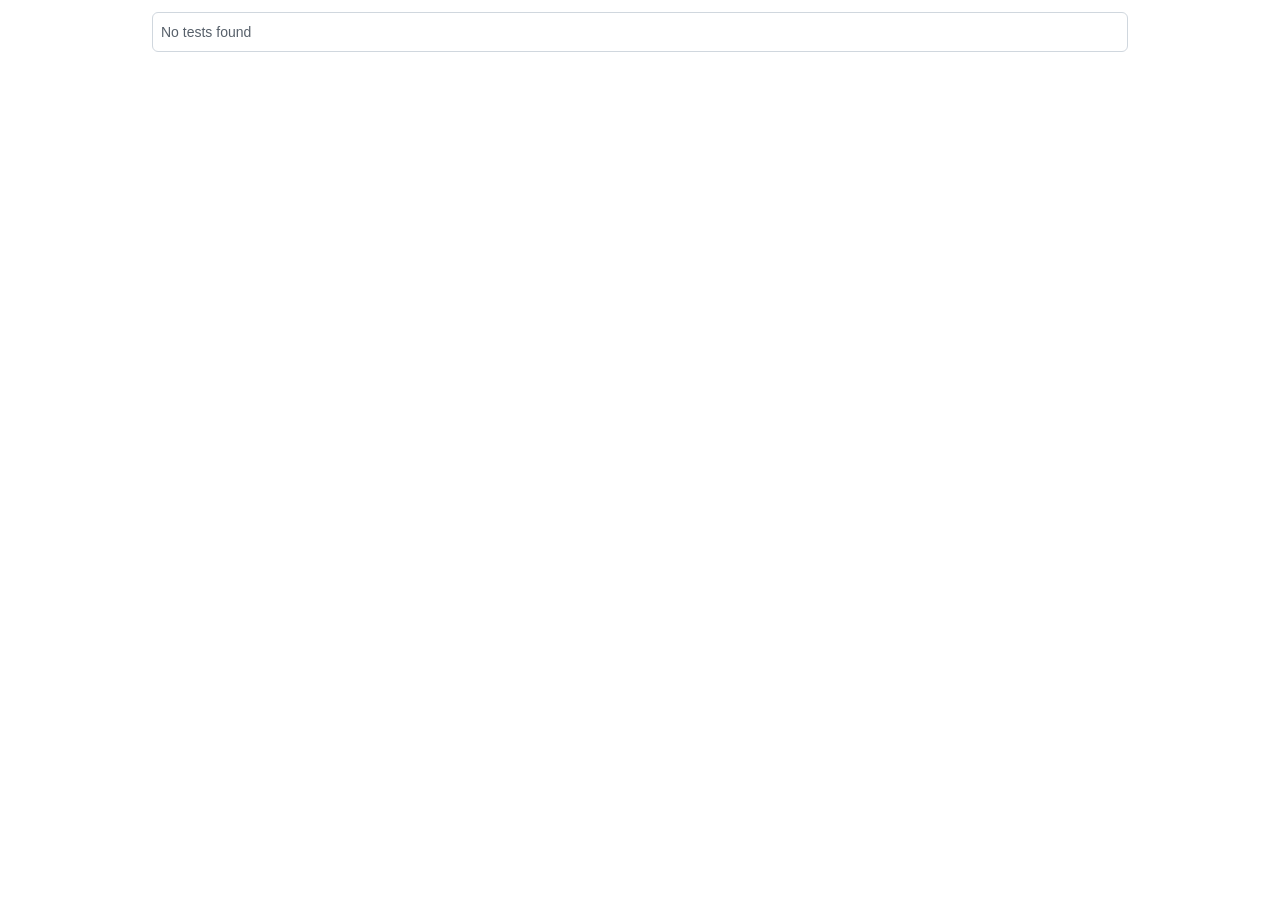
<file: node_modules/playwright-core/lib/vite/htmlReport/index.html>
<!DOCTYPE html>
<html style='scrollbar-gutter: stable both-edges;'>
  <head>
    <meta charset='UTF-8'>
    <meta name='color-scheme' content='dark light'>
    <meta name='viewport' content='width=device-width, initial-scale=1.0'>
    <title>Playwright Test Report</title>
    <script type="module" crossorigin src="./report.js"></script>
    <link rel="stylesheet" crossorigin href="./report.css">
  </head>
  <body>
    <div id='root'></div>
  </body>
</html>
</file>
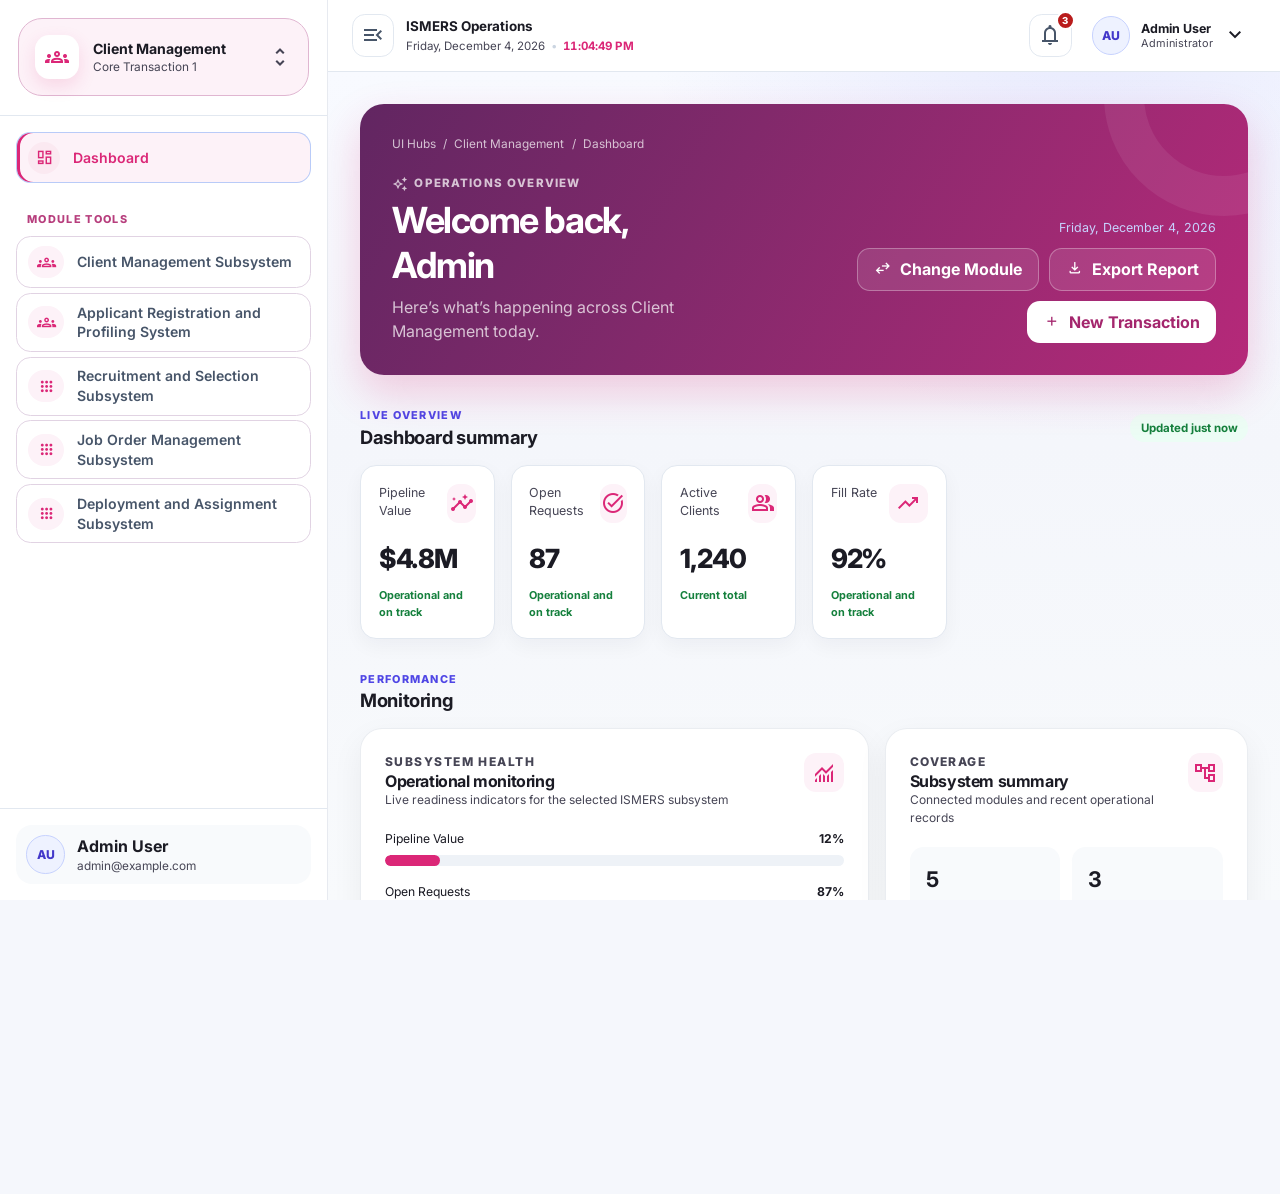
<file: dashboard_app_layout/code.html>
<!DOCTYPE html>
<html lang="en">
<head>
  <meta charset="utf-8">
  <meta name="viewport" content="width=device-width, initial-scale=1">
  <title>ISMERS Dashboard</title>
  <link rel="stylesheet" href="../app.css?v=3">
  <link rel="stylesheet" href="dashboard.css?v=1">
  <script src="../subsystems.js?v=3" defer></script>
  <script src="dashboard.js?v=11" defer></script>
</head>
<body class="dashboard-page">
  <div id="sidebar-backdrop" class="dash-backdrop" aria-hidden="true"></div>

  <aside id="app-sidebar" class="dashboard-sidebar" aria-label="Primary navigation">
    <div class="sidebar-brand">
      <button id="module-selector-trigger" class="sidebar-brand-card" type="button" aria-haspopup="dialog" aria-label="Change module">
        <span class="sidebar-brand-icon material-symbols-outlined" aria-hidden="true">calendar_month</span>
        <span class="sidebar-brand-copy">
          <strong id="sidebar-brand-title">Client Management</strong>
          <small id="sidebar-brand-category">Core Transaction 1</small>
        </span>
        <span class="material-symbols-outlined sidebar-brand-change" aria-hidden="true">unfold_more</span>
      </button>
    </div>
    <nav class="sidebar-nav" aria-label="Dashboard navigation">
      <a id="sidebar-dashboard-link" class="sidebar-main-link active" href="#dashboard-content" aria-current="page" data-tooltip="Dashboard">
        <span class="sidebar-main-link-icon material-symbols-outlined" aria-hidden="true">dashboard</span>
        <span class="sidebar-label">Dashboard</span>
      </a>
      <div id="sidebar-subsystem-nav-panel" class="sidebar-subsystem-nav-panel">
        <p class="sidebar-section-label sidebar-label">Module tools</p>
        <nav id="sidebar-subsystem-modules-nav" class="sidebar-subsystem-modules" aria-label="Module tools"></nav>
      </div>
    </nav>
    <div class="sidebar-profile-footer">
      <button class="sidebar-profile-card" type="button" data-profile-action="View Profile" data-tooltip="Admin User">
        <span class="profile-avatar">AU</span>
        <span class="sidebar-profile-copy sidebar-label"><strong>Admin User</strong><small>admin@example.com</small></span>
      </button>
    </div>
  </aside>

  <div class="dashboard-frame">
    <header class="dashboard-topbar">
      <div class="topbar-start">
        <button id="desktop-sidebar-toggle" class="icon-button" type="button" aria-controls="app-sidebar" aria-expanded="true" aria-label="Collapse sidebar">
          <span id="sidebar-toggle-icon" class="material-symbols-outlined" aria-hidden="true">menu_open</span>
        </button>
        <div class="topbar-context">
          <strong>ISMERS Operations</strong>
          <span class="topbar-datetime"><span id="current-date"></span><span aria-hidden="true">•</span><time id="current-time" datetime="">--:--:-- --</time></span>
        </div>
      </div>
      <div class="topbar-actions">
        <div class="dropdown-wrap">
          <button id="notification-toggle" class="icon-button notification-button" type="button" aria-expanded="false" aria-controls="notification-menu" aria-label="Notifications, 3 unread">
            <span class="material-symbols-outlined" aria-hidden="true">notifications</span><span class="notification-dot">3</span>
          </button>
          <div id="notification-menu" class="dash-dropdown notification-menu" role="menu" hidden>
            <div class="dropdown-heading"><strong>Notifications</strong><button type="button" id="mark-read">Mark all read</button></div>
            <button type="button" role="menuitem" class="notification-item"><span class="notice-icon warning material-symbols-outlined">warning</span><span><strong>Schedule conflict detected</strong><small>BSIT 3A · 8 minutes ago</small></span></button>
            <button type="button" role="menuitem" class="notification-item"><span class="notice-icon material-symbols-outlined">meeting_room</span><span><strong>Room 202 is available</strong><small>Today at 1:00 PM</small></span></button>
            <button type="button" role="menuitem" class="notification-item"><span class="notice-icon success material-symbols-outlined">task_alt</span><span><strong>Schedule approved</strong><small>BSCS 2B · Yesterday</small></span></button>
          </div>
        </div>
        <div class="dropdown-wrap">
          <button id="profile-dropdown-toggle" class="profile-toggle" type="button" aria-expanded="false" aria-controls="profile-dropdown-menu">
            <span class="profile-avatar">AU</span><span class="profile-meta"><strong>Admin User</strong><small>Administrator</small></span><span class="material-symbols-outlined">expand_more</span>
          </button>
          <div id="profile-dropdown-menu" class="dash-dropdown profile-menu" role="menu" hidden>
            <button type="button" role="menuitem" data-profile-action="View Profile"><span class="material-symbols-outlined">person</span>View Profile</button>
            <button type="button" role="menuitem" data-profile-action="Account Settings"><span class="material-symbols-outlined">settings</span>Account Settings</button>
            <button type="button" role="menuitem" id="sign-out-action" class="danger-menu-item"><span class="material-symbols-outlined">logout</span>Sign Out</button>
          </div>
        </div>
      </div>
    </header>

    <main id="dashboard-content" class="dashboard-main" tabindex="-1">
      <div class="dashboard-container">
        <section class="dashboard-welcome" aria-labelledby="dashboard-heading">
          <div class="welcome-copy">
            <nav class="dashboard-breadcrumb" aria-label="Breadcrumb"><a href="../index.html">UI Hubs</a><span>/</span><span id="breadcrumb-category">Client Management</span><span>/</span><span aria-current="page">Dashboard</span></nav>
            <p class="welcome-kicker"><span class="material-symbols-outlined">auto_awesome</span>Operations overview</p>
            <h1 id="dashboard-heading">Welcome back, Admin</h1>
            <p id="dashboard-copy">Here’s what’s happening in Client Management today.</p>
          </div>
          <div class="welcome-actions">
            <span id="welcome-date" class="welcome-date"></span>
            <button id="change-module" class="button button-ghost" type="button"><span class="material-symbols-outlined">swap_horiz</span>Change Module</button>
            <button id="export-report" class="button button-ghost" type="button"><span class="material-symbols-outlined">download</span>Export Report</button>
            <button id="new-transaction" class="button button-light" type="button"><span class="material-symbols-outlined">add</span>New Transaction</button>
          </div>
        </section>

        <section aria-labelledby="summary-title">
          <div class="section-heading"><div><p class="section-eyebrow">Live overview</p><h2 id="summary-title">Dashboard summary</h2></div><span id="data-status" class="data-status" role="status">Updated just now</span></div>
          <div id="dashboard-stats-grid" class="stats-grid" aria-live="polite"></div>
        </section>

        <section aria-labelledby="monitoring-title">
          <div class="section-heading"><div><p class="section-eyebrow">Performance</p><h2 id="monitoring-title">Monitoring</h2></div></div>
          <div id="dashboard-charts" class="monitoring-grid">
            <article id="dashboard-chart-overview" class="dashboard-card"></article>
            <article id="dashboard-chart-breakdown" class="dashboard-card"></article>
          </div>
        </section>

        <div class="dashboard-lower-grid">
          <section class="dashboard-activity-card" aria-labelledby="activity-title">
            <div class="card-heading"><div><p class="section-eyebrow">Audit trail</p><h2 id="activity-title">Recent Activity</h2></div><button id="activity-view-all" class="text-button" type="button">View All <span class="material-symbols-outlined">arrow_forward</span></button></div>
            <div id="activity-state" class="component-state" role="status" hidden></div>
            <div id="activity-table-wrap" class="activity-table-wrap">
              <table class="activity-table">
                <thead><tr><th scope="col">Activity</th><th scope="col">Status</th><th scope="col">Timestamp</th><th scope="col"><span class="sr-only">Actions</span></th></tr></thead>
                <tbody id="dashboard-activity-tbody"></tbody>
              </table>
            </div>
            <div class="activity-footer"><p id="activity-count"></p><div class="pagination"><button id="activity-prev" type="button">Previous</button><span id="activity-page" aria-live="polite"></span><button id="activity-next" type="button">Next</button></div></div>
          </section>

          <section id="dashboard-quick-actions" class="dashboard-quick-card" aria-labelledby="quick-title">
            <div class="card-heading"><div><p class="section-eyebrow">Shortcuts</p><h2 id="quick-title">Quick Actions</h2></div></div>
            <div id="dashboard-quick-actions-list" class="quick-action-grid"></div>
          </section>
        </div>

        <footer class="dashboard-footer"><p><strong>ISMERS Dashboard</strong> © <span id="footer-year"></span> Enterprise Operations.</p><nav aria-label="Footer"><button type="button" data-demo="Privacy Policy">Privacy</button><button type="button" data-demo="Help Center">Help Center</button><button type="button" data-demo="Support">Support</button></nav></footer>
      </div>
    </main>
  </div>

  <div id="module-modal" class="dash-modal" role="dialog" aria-modal="true" aria-labelledby="module-modal-title" hidden>
    <div class="modal-panel modal-wide"><div class="modal-header"><div><p class="section-eyebrow">Workspace</p><h2 id="module-modal-title">Choose a module</h2><p>Select an area to update this dashboard.</p></div><button class="icon-button" type="button" data-close-modal aria-label="Close module selector"><span class="material-symbols-outlined">close</span></button></div><div id="module-grid" class="module-grid"></div></div>
  </div>
  <div id="action-modal" class="dash-modal" role="dialog" aria-modal="true" aria-labelledby="action-modal-title" hidden>
    <div class="modal-panel"><div class="modal-header"><div><p class="section-eyebrow">Demo action</p><h2 id="action-modal-title">Action</h2></div><button class="icon-button" type="button" data-close-modal aria-label="Close dialog"><span class="material-symbols-outlined">close</span></button></div><div id="action-modal-body" class="modal-body"></div><div class="modal-actions"><button class="button button-secondary" type="button" data-close-modal>Cancel</button><button id="action-confirm" class="button button-primary" type="button">Continue</button></div></div>
  </div>
  <div id="dash-toast-container" class="toast-container" aria-live="polite" aria-atomic="true"></div>
</body>
</html>
</file>
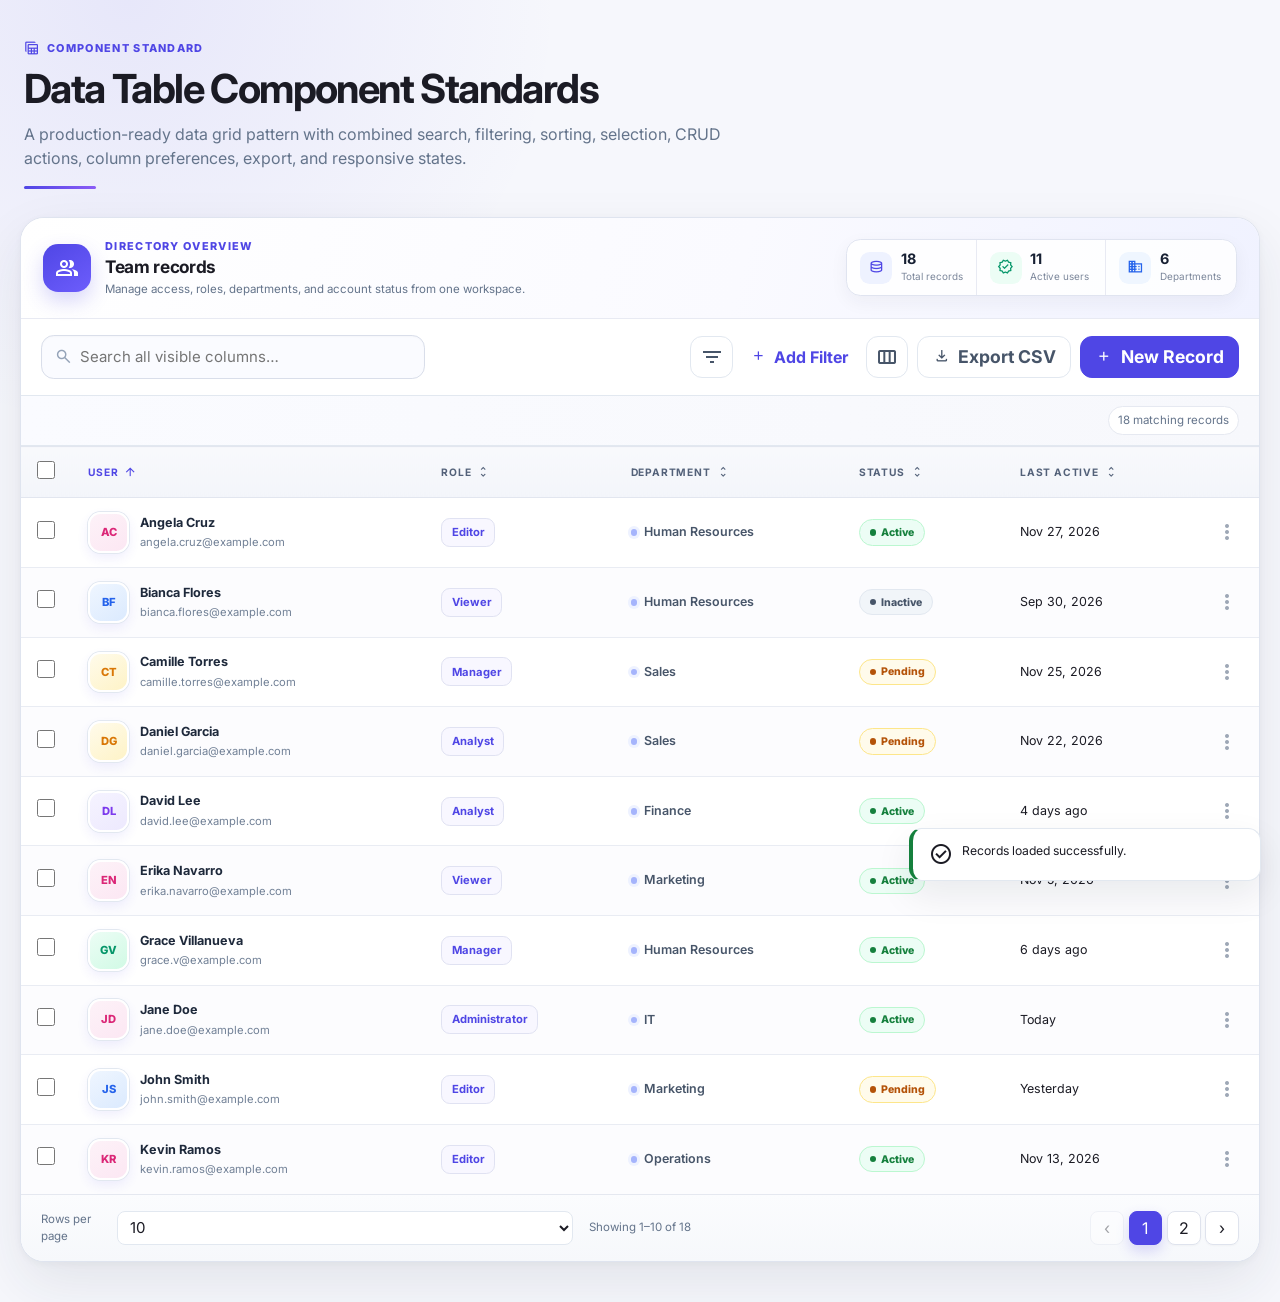
<file: data_table_component_standards/code.html>
<!DOCTYPE html>
<html lang="en">
<head>
  <meta charset="utf-8">
  <meta name="viewport" content="width=device-width, initial-scale=1">
  <title>Data Table Component Standards</title>
  <link rel="stylesheet" href="../app.css">
  <link rel="stylesheet" href="data-table.css?v=1">
  <script src="data-table.js?v=1" defer></script>
</head>
<body class="data-table-page">
  <main class="table-page-shell">
    <header class="table-hero">
      <p class="table-eyebrow"><span class="material-symbols-outlined">table_view</span>Component standard</p>
      <h1>Data Table Component Standards</h1>
      <p>A production-ready data grid pattern with combined search, filtering, sorting, selection, CRUD actions, column preferences, export, and responsive states.</p>
    </header>

    <section class="table-card" aria-labelledby="records-heading">
      <div class="table-card-header">
        <div class="table-card-title">
          <span class="table-card-icon material-symbols-outlined" aria-hidden="true">group</span>
          <div><p class="table-eyebrow">Directory overview</p><h2>Team records</h2><p>Manage access, roles, departments, and account status from one workspace.</p></div>
        </div>
        <div class="table-overview" aria-label="Record overview">
          <div><span class="overview-icon material-symbols-outlined">database</span><span><strong id="overview-total">0</strong><small>Total records</small></span></div>
          <div><span class="overview-icon success material-symbols-outlined">verified</span><span><strong id="overview-active">0</strong><small>Active users</small></span></div>
          <div><span class="overview-icon info material-symbols-outlined">domain</span><span><strong id="overview-departments">0</strong><small>Departments</small></span></div>
        </div>
      </div>
      <div class="table-toolbar">
        <div class="search-wrap">
          <span class="material-symbols-outlined" aria-hidden="true">search</span>
          <label class="sr-only" for="table-search">Search records</label>
          <input id="table-search" type="search" placeholder="Search all visible columns…" autocomplete="off">
          <button id="clear-search" class="search-clear" type="button" aria-label="Clear search" hidden><span class="material-symbols-outlined">close</span></button>
        </div>
        <div class="toolbar-actions">
          <div class="popover-wrap">
            <button id="filter-toggle" class="icon-button" type="button" aria-label="Open filters" aria-expanded="false" aria-controls="filter-panel"><span class="material-symbols-outlined">filter_list</span></button>
            <div id="filter-panel" class="table-popover filter-panel" hidden>
              <div class="popover-heading"><strong>Filter records</strong><button id="clear-filters" type="button">Clear all</button></div>
              <label>Status<select id="filter-status"><option value="">All statuses</option><option>Active</option><option>Pending</option><option>Inactive</option></select></label>
              <label>Role<select id="filter-role"><option value="">All roles</option></select></label>
              <label>Department<select id="filter-department"><option value="">All departments</option></select></label>
              <label>Last active<select id="filter-date"><option value="">Any time</option><option value="today">Today</option><option value="week">Past 7 days</option><option value="month">Past 30 days</option><option value="older">Older than 30 days</option></select></label>
              <label class="switch-row"><input id="filter-enabled" type="checkbox"><span>Active records only</span></label>
            </div>
          </div>
          <button id="add-filter" class="text-button" type="button"><span class="material-symbols-outlined">add</span>Add Filter</button>
          <div class="popover-wrap">
            <button id="column-toggle" class="icon-button" type="button" aria-label="Choose visible columns" aria-expanded="false" aria-controls="column-panel"><span class="material-symbols-outlined">view_column</span></button>
            <div id="column-panel" class="table-popover column-panel" hidden><div class="popover-heading"><strong>Visible columns</strong></div><div id="column-options"></div><p>At least one data column must remain visible.</p></div>
          </div>
          <button id="export-csv" class="button button-secondary" type="button"><span class="material-symbols-outlined">download</span><span>Export CSV</span></button>
          <button id="new-record" class="button button-primary" type="button"><span class="material-symbols-outlined">add</span><span>New Record</span></button>
        </div>
      </div>

      <div class="filter-summary">
        <div id="filter-chips" class="filter-chips" aria-label="Active filters"></div>
        <p id="match-count" role="status" aria-live="polite"></p>
      </div>

      <div id="bulk-toolbar" class="bulk-toolbar" hidden>
        <strong id="selection-count">0 selected</strong>
        <div><button type="button" data-bulk="activate">Activate</button><button type="button" data-bulk="deactivate">Deactivate</button><button type="button" data-bulk="export">Export Selected</button><button type="button" data-bulk="delete" class="danger">Delete Selected</button></div>
      </div>

      <div id="table-state" class="table-state" role="status" aria-live="polite" hidden></div>
      <div id="table-scroll" class="table-scroll">
        <table id="records-table">
          <caption id="records-heading" class="sr-only">User records</caption>
          <thead><tr>
            <th class="select-column" scope="col"><input id="select-all" type="checkbox" aria-label="Select all records on this page"></th>
            <th scope="col" data-column="name"><button class="sort-button" type="button" data-sort="name">User <span class="material-symbols-outlined">unfold_more</span></button></th>
            <th scope="col" data-column="role"><button class="sort-button" type="button" data-sort="role">Role <span class="material-symbols-outlined">unfold_more</span></button></th>
            <th scope="col" data-column="department"><button class="sort-button" type="button" data-sort="department">Department <span class="material-symbols-outlined">unfold_more</span></button></th>
            <th scope="col" data-column="status"><button class="sort-button" type="button" data-sort="status">Status <span class="material-symbols-outlined">unfold_more</span></button></th>
            <th scope="col" data-column="lastActive"><button class="sort-button" type="button" data-sort="lastActive">Last Active <span class="material-symbols-outlined">unfold_more</span></button></th>
            <th class="actions-column" scope="col"><span class="sr-only">Actions</span></th>
          </tr></thead>
          <tbody id="records-body"></tbody>
        </table>
      </div>

      <div class="table-footer">
        <div class="rows-control"><label for="rows-per-page">Rows per page</label><select id="rows-per-page"><option>5</option><option selected>10</option><option>25</option><option>50</option></select></div>
        <p id="pagination-summary"></p>
        <nav id="pagination" class="table-pagination" aria-label="Table pagination"></nav>
      </div>
    </section>
  </main>

  <div id="record-modal" class="table-modal" role="dialog" aria-modal="true" aria-labelledby="record-modal-title" hidden>
    <div class="modal-panel"><div class="modal-header"><div><p class="table-eyebrow">Record editor</p><h2 id="record-modal-title">New Record</h2></div><button class="icon-button" type="button" data-close-modal aria-label="Close record form"><span class="material-symbols-outlined">close</span></button></div>
      <form id="record-form" novalidate>
        <input id="record-id" type="hidden">
        <div class="form-grid">
          <label class="full-field">Name<input id="record-name" name="name" type="text" maxlength="80" autocomplete="name" required><small class="field-error" data-error="name"></small></label>
          <label class="full-field">Email<input id="record-email" name="email" type="email" maxlength="120" autocomplete="email" required><small class="field-error" data-error="email"></small></label>
          <label>Role<select id="record-role" name="role" required><option value="">Select role</option><option>Administrator</option><option>Editor</option><option>Manager</option><option>Viewer</option><option>Analyst</option></select><small class="field-error" data-error="role"></small></label>
          <label>Department<select id="record-department" name="department" required><option value="">Select department</option><option>IT</option><option>Marketing</option><option>Sales</option><option>Finance</option><option>Operations</option><option>Human Resources</option></select><small class="field-error" data-error="department"></small></label>
          <label>Status<select id="record-status" name="status" required><option>Active</option><option>Pending</option><option>Inactive</option></select><small class="field-error" data-error="status"></small></label>
          <label>Last Active<input id="record-last-active" name="lastActive" type="date" required><small class="field-error" data-error="lastActive"></small></label>
        </div>
        <div class="modal-actions"><button class="button button-secondary" type="button" data-close-modal>Cancel</button><button class="button button-primary" type="submit">Save Record</button></div>
      </form>
    </div>
  </div>
  <div id="detail-modal" class="table-modal" role="dialog" aria-modal="true" aria-labelledby="detail-title" hidden><div class="modal-panel"><div class="modal-header"><h2 id="detail-title">Record Details</h2><button class="icon-button" type="button" data-close-modal aria-label="Close details"><span class="material-symbols-outlined">close</span></button></div><div id="detail-content" class="detail-grid"></div><div class="modal-actions"><button class="button button-primary" type="button" data-close-modal>Done</button></div></div></div>
  <div id="confirm-modal" class="table-modal" role="alertdialog" aria-modal="true" aria-labelledby="confirm-title" hidden><div class="modal-panel modal-small"><div class="confirm-icon material-symbols-outlined">delete_forever</div><h2 id="confirm-title">Confirm deletion</h2><p id="confirm-message"></p><div class="modal-actions"><button class="button button-secondary" type="button" data-close-modal>Cancel</button><button id="confirm-action" class="button button-danger" type="button">Delete</button></div></div></div>
  <div id="table-toast-container" class="toast-container" aria-live="polite" aria-atomic="true"></div>
</body>
</html>
</file>
<file: node_modules/playwright-core/lib/vite/htmlReport/report.css>
:root{--color-canvas-default-transparent: rgba(255,255,255,0);--color-marketing-icon-primary: #218bff;--color-marketing-icon-secondary: #54aeff;--color-diff-blob-addition-num-text: #24292f;--color-diff-blob-addition-fg: #24292f;--color-diff-blob-addition-num-bg: #CCFFD8;--color-diff-blob-addition-line-bg: #E6FFEC;--color-diff-blob-addition-word-bg: #ABF2BC;--color-diff-blob-deletion-num-text: #24292f;--color-diff-blob-deletion-fg: #24292f;--color-diff-blob-deletion-num-bg: #FFD7D5;--color-diff-blob-deletion-line-bg: #FFEBE9;--color-diff-blob-deletion-word-bg: rgba(255,129,130,.4);--color-diff-blob-hunk-num-bg: rgba(84,174,255,.4);--color-diff-blob-expander-icon: #57606a;--color-diff-blob-selected-line-highlight-mix-blend-mode: multiply;--color-diffstat-deletion-border: rgba(27,31,36,.15);--color-diffstat-addition-border: rgba(27,31,36,.15);--color-diffstat-addition-bg: #2da44e;--color-search-keyword-hl: #fff8c5;--color-prettylights-syntax-comment: #6e7781;--color-prettylights-syntax-constant: #0550ae;--color-prettylights-syntax-entity: #8250df;--color-prettylights-syntax-storage-modifier-import: #24292f;--color-prettylights-syntax-entity-tag: #116329;--color-prettylights-syntax-keyword: #cf222e;--color-prettylights-syntax-string: #0a3069;--color-prettylights-syntax-variable: #953800;--color-prettylights-syntax-brackethighlighter-unmatched: #82071e;--color-prettylights-syntax-invalid-illegal-text: #f6f8fa;--color-prettylights-syntax-invalid-illegal-bg: #82071e;--color-prettylights-syntax-carriage-return-text: #f6f8fa;--color-prettylights-syntax-carriage-return-bg: #cf222e;--color-prettylights-syntax-string-regexp: #116329;--color-prettylights-syntax-markup-list: #3b2300;--color-prettylights-syntax-markup-heading: #0550ae;--color-prettylights-syntax-markup-italic: #24292f;--color-prettylights-syntax-markup-bold: #24292f;--color-prettylights-syntax-markup-deleted-text: #82071e;--color-prettylights-syntax-markup-deleted-bg: #FFEBE9;--color-prettylights-syntax-markup-inserted-text: #116329;--color-prettylights-syntax-markup-inserted-bg: #dafbe1;--color-prettylights-syntax-markup-changed-text: #953800;--color-prettylights-syntax-markup-changed-bg: #ffd8b5;--color-prettylights-syntax-markup-ignored-text: #eaeef2;--color-prettylights-syntax-markup-ignored-bg: #0550ae;--color-prettylights-syntax-meta-diff-range: #8250df;--color-prettylights-syntax-brackethighlighter-angle: #57606a;--color-prettylights-syntax-sublimelinter-gutter-mark: #8c959f;--color-prettylights-syntax-constant-other-reference-link: #0a3069;--color-codemirror-text: #24292f;--color-codemirror-bg: #ffffff;--color-codemirror-gutters-bg: #ffffff;--color-codemirror-guttermarker-text: #ffffff;--color-codemirror-guttermarker-subtle-text: #6e7781;--color-codemirror-linenumber-text: #57606a;--color-codemirror-cursor: #24292f;--color-codemirror-selection-bg: rgba(84,174,255,.4);--color-codemirror-activeline-bg: rgba(234,238,242,.5);--color-codemirror-matchingbracket-text: #24292f;--color-codemirror-lines-bg: #ffffff;--color-codemirror-syntax-comment: #24292f;--color-codemirror-syntax-constant: #0550ae;--color-codemirror-syntax-entity: #8250df;--color-codemirror-syntax-keyword: #cf222e;--color-codemirror-syntax-storage: #cf222e;--color-codemirror-syntax-string: #0a3069;--color-codemirror-syntax-support: #0550ae;--color-codemirror-syntax-variable: #953800;--color-checks-bg: #24292f;--color-checks-run-border-width: 0px;--color-checks-container-border-width: 0px;--color-checks-text-primary: #f6f8fa;--color-checks-text-secondary: #8c959f;--color-checks-text-link: #54aeff;--color-checks-btn-icon: #afb8c1;--color-checks-btn-hover-icon: #f6f8fa;--color-checks-btn-hover-bg: rgba(255,255,255,.125);--color-checks-input-text: #eaeef2;--color-checks-input-placeholder-text: #8c959f;--color-checks-input-focus-text: #8c959f;--color-checks-input-bg: #32383f;--color-checks-input-shadow: none;--color-checks-donut-error: #fa4549;--color-checks-donut-pending: #bf8700;--color-checks-donut-success: #2da44e;--color-checks-donut-neutral: #afb8c1;--color-checks-dropdown-text: #afb8c1;--color-checks-dropdown-bg: #32383f;--color-checks-dropdown-border: #424a53;--color-checks-dropdown-shadow: rgba(27,31,36,.3);--color-checks-dropdown-hover-text: #f6f8fa;--color-checks-dropdown-hover-bg: #424a53;--color-checks-dropdown-btn-hover-text: #f6f8fa;--color-checks-dropdown-btn-hover-bg: #32383f;--color-checks-scrollbar-thumb-bg: #57606a;--color-checks-header-label-text: #d0d7de;--color-checks-header-label-open-text: #f6f8fa;--color-checks-header-border: #32383f;--color-checks-header-icon: #8c959f;--color-checks-line-text: #d0d7de;--color-checks-line-num-text: rgba(140,149,159,.75);--color-checks-line-timestamp-text: #8c959f;--color-checks-line-hover-bg: #32383f;--color-checks-line-selected-bg: rgba(33,139,255,.15);--color-checks-line-selected-num-text: #54aeff;--color-checks-line-dt-fm-text: #24292f;--color-checks-line-dt-fm-bg: #9a6700;--color-checks-gate-bg: rgba(125,78,0,.15);--color-checks-gate-text: #d0d7de;--color-checks-gate-waiting-text: #afb8c1;--color-checks-step-header-open-bg: #32383f;--color-checks-step-error-text: #ff8182;--color-checks-step-warning-text: #d4a72c;--color-checks-logline-text: #8c959f;--color-checks-logline-num-text: rgba(140,149,159,.75);--color-checks-logline-debug-text: #c297ff;--color-checks-logline-error-text: #d0d7de;--color-checks-logline-error-num-text: #ff8182;--color-checks-logline-error-bg: rgba(164,14,38,.15);--color-checks-logline-warning-text: #d0d7de;--color-checks-logline-warning-num-text: #d4a72c;--color-checks-logline-warning-bg: rgba(125,78,0,.15);--color-checks-logline-command-text: #54aeff;--color-checks-logline-section-text: #4ac26b;--color-checks-ansi-black: #24292f;--color-checks-ansi-black-bright: #32383f;--color-checks-ansi-white: #d0d7de;--color-checks-ansi-white-bright: #d0d7de;--color-checks-ansi-gray: #8c959f;--color-checks-ansi-red: #ff8182;--color-checks-ansi-red-bright: #ffaba8;--color-checks-ansi-green: #4ac26b;--color-checks-ansi-green-bright: #6fdd8b;--color-checks-ansi-yellow: #d4a72c;--color-checks-ansi-yellow-bright: #eac54f;--color-checks-ansi-blue: #54aeff;--color-checks-ansi-blue-bright: #80ccff;--color-checks-ansi-magenta: #c297ff;--color-checks-ansi-magenta-bright: #d8b9ff;--color-checks-ansi-cyan: #76e3ea;--color-checks-ansi-cyan-bright: #b3f0ff;--color-project-header-bg: #24292f;--color-project-sidebar-bg: #ffffff;--color-project-gradient-in: #ffffff;--color-project-gradient-out: rgba(255,255,255,0);--color-mktg-success: rgba(36,146,67,1);--color-mktg-info: rgba(19,119,234,1);--color-mktg-bg-shade-gradient-top: rgba(27,31,36,.065);--color-mktg-bg-shade-gradient-bottom: rgba(27,31,36,0);--color-mktg-btn-bg-top: hsla(228,82%,66%,1);--color-mktg-btn-bg-bottom: #4969ed;--color-mktg-btn-bg-overlay-top: hsla(228,74%,59%,1);--color-mktg-btn-bg-overlay-bottom: #3355e0;--color-mktg-btn-text: #ffffff;--color-mktg-btn-primary-bg-top: hsla(137,56%,46%,1);--color-mktg-btn-primary-bg-bottom: #2ea44f;--color-mktg-btn-primary-bg-overlay-top: hsla(134,60%,38%,1);--color-mktg-btn-primary-bg-overlay-bottom: #22863a;--color-mktg-btn-primary-text: #ffffff;--color-mktg-btn-enterprise-bg-top: hsla(249,100%,72%,1);--color-mktg-btn-enterprise-bg-bottom: #6f57ff;--color-mktg-btn-enterprise-bg-overlay-top: hsla(248,65%,63%,1);--color-mktg-btn-enterprise-bg-overlay-bottom: #614eda;--color-mktg-btn-enterprise-text: #ffffff;--color-mktg-btn-outline-text: #4969ed;--color-mktg-btn-outline-border: rgba(73,105,237,.3);--color-mktg-btn-outline-hover-text: #3355e0;--color-mktg-btn-outline-hover-border: rgba(51,85,224,.5);--color-mktg-btn-outline-focus-border: #4969ed;--color-mktg-btn-outline-focus-border-inset: rgba(73,105,237,.5);--color-mktg-btn-dark-text: #ffffff;--color-mktg-btn-dark-border: rgba(255,255,255,.3);--color-mktg-btn-dark-hover-text: #ffffff;--color-mktg-btn-dark-hover-border: rgba(255,255,255,.5);--color-mktg-btn-dark-focus-border: #ffffff;--color-mktg-btn-dark-focus-border-inset: rgba(255,255,255,.5);--color-avatar-bg: #ffffff;--color-avatar-border: rgba(27,31,36,.15);--color-avatar-stack-fade: #afb8c1;--color-avatar-stack-fade-more: #d0d7de;--color-avatar-child-shadow: -2px -2px 0 rgba(255,255,255,.8);--color-topic-tag-border: rgba(0,0,0,0);--color-select-menu-backdrop-border: rgba(0,0,0,0);--color-select-menu-tap-highlight: rgba(175,184,193,.5);--color-select-menu-tap-focus-bg: #b6e3ff;--color-overlay-shadow: 0 1px 3px rgba(27,31,36,.12), 0 8px 24px rgba(66,74,83,.12);--color-header-text: rgba(255,255,255,.7);--color-header-bg: #24292f;--color-header-logo: #ffffff;--color-header-search-bg: #24292f;--color-header-search-border: #57606a;--color-sidenav-selected-bg: #ffffff;--color-menu-bg-active: rgba(0,0,0,0);--color-control-transparent-bg-hover: #818b981a;--color-input-disabled-bg: rgba(175,184,193,.2);--color-timeline-badge-bg: #eaeef2;--color-ansi-black: #24292f;--color-ansi-black-bright: #57606a;--color-ansi-white: #6e7781;--color-ansi-white-bright: #8c959f;--color-ansi-gray: #6e7781;--color-ansi-red: #cf222e;--color-ansi-red-bright: #a40e26;--color-ansi-green: #116329;--color-ansi-green-bright: #1a7f37;--color-ansi-yellow: #4d2d00;--color-ansi-yellow-bright: #633c01;--color-ansi-blue: #0969da;--color-ansi-blue-bright: #218bff;--color-ansi-magenta: #8250df;--color-ansi-magenta-bright: #a475f9;--color-ansi-cyan: #1b7c83;--color-ansi-cyan-bright: #3192aa;--color-btn-text: #24292f;--color-btn-bg: #f6f8fa;--color-btn-border: rgba(27,31,36,.15);--color-btn-shadow: 0 1px 0 rgba(27,31,36,.04);--color-btn-inset-shadow: inset 0 1px 0 rgba(255,255,255,.25);--color-btn-hover-bg: #f3f4f6;--color-btn-hover-border: rgba(27,31,36,.15);--color-btn-active-bg: hsla(220,14%,93%,1);--color-btn-active-border: rgba(27,31,36,.15);--color-btn-selected-bg: hsla(220,14%,94%,1);--color-btn-focus-bg: #f6f8fa;--color-btn-focus-border: rgba(27,31,36,.15);--color-btn-focus-shadow: 0 0 0 3px rgba(9,105,218,.3);--color-btn-shadow-active: inset 0 .15em .3em rgba(27,31,36,.15);--color-btn-shadow-input-focus: 0 0 0 .2em rgba(9,105,218,.3);--color-btn-counter-bg: rgba(27,31,36,.08);--color-btn-primary-text: #ffffff;--color-btn-primary-bg: #2da44e;--color-btn-primary-border: rgba(27,31,36,.15);--color-btn-primary-shadow: 0 1px 0 rgba(27,31,36,.1);--color-btn-primary-inset-shadow: inset 0 1px 0 rgba(255,255,255,.03);--color-btn-primary-hover-bg: #2c974b;--color-btn-primary-hover-border: rgba(27,31,36,.15);--color-btn-primary-selected-bg: hsla(137,55%,36%,1);--color-btn-primary-selected-shadow: inset 0 1px 0 rgba(0,45,17,.2);--color-btn-primary-disabled-text: rgba(255,255,255,.8);--color-btn-primary-disabled-bg: #94d3a2;--color-btn-primary-disabled-border: rgba(27,31,36,.15);--color-btn-primary-focus-bg: #2da44e;--color-btn-primary-focus-border: rgba(27,31,36,.15);--color-btn-primary-focus-shadow: 0 0 0 3px rgba(45,164,78,.4);--color-btn-primary-icon: rgba(255,255,255,.8);--color-btn-primary-counter-bg: rgba(255,255,255,.2);--color-btn-outline-text: #0969da;--color-btn-outline-hover-text: #ffffff;--color-btn-outline-hover-bg: #0969da;--color-btn-outline-hover-border: rgba(27,31,36,.15);--color-btn-outline-hover-shadow: 0 1px 0 rgba(27,31,36,.1);--color-btn-outline-hover-inset-shadow: inset 0 1px 0 rgba(255,255,255,.03);--color-btn-outline-hover-counter-bg: rgba(255,255,255,.2);--color-btn-outline-selected-text: #ffffff;--color-btn-outline-selected-bg: hsla(212,92%,42%,1);--color-btn-outline-selected-border: rgba(27,31,36,.15);--color-btn-outline-selected-shadow: inset 0 1px 0 rgba(0,33,85,.2);--color-btn-outline-disabled-text: rgba(9,105,218,.5);--color-btn-outline-disabled-bg: #f6f8fa;--color-btn-outline-disabled-counter-bg: rgba(9,105,218,.05);--color-btn-outline-focus-border: rgba(27,31,36,.15);--color-btn-outline-focus-shadow: 0 0 0 3px rgba(5,80,174,.4);--color-btn-outline-counter-bg: rgba(9,105,218,.1);--color-btn-danger-text: #cf222e;--color-btn-danger-hover-text: #ffffff;--color-btn-danger-hover-bg: #a40e26;--color-btn-danger-hover-border: rgba(27,31,36,.15);--color-btn-danger-hover-shadow: 0 1px 0 rgba(27,31,36,.1);--color-btn-danger-hover-inset-shadow: inset 0 1px 0 rgba(255,255,255,.03);--color-btn-danger-hover-counter-bg: rgba(255,255,255,.2);--color-btn-danger-selected-text: #ffffff;--color-btn-danger-selected-bg: hsla(356,72%,44%,1);--color-btn-danger-selected-border: rgba(27,31,36,.15);--color-btn-danger-selected-shadow: inset 0 1px 0 rgba(76,0,20,.2);--color-btn-danger-disabled-text: rgba(207,34,46,.5);--color-btn-danger-disabled-bg: #f6f8fa;--color-btn-danger-disabled-counter-bg: rgba(207,34,46,.05);--color-btn-danger-focus-border: rgba(27,31,36,.15);--color-btn-danger-focus-shadow: 0 0 0 3px rgba(164,14,38,.4);--color-btn-danger-counter-bg: rgba(207,34,46,.1);--color-btn-danger-icon: #cf222e;--color-btn-danger-hover-icon: #ffffff;--color-underlinenav-icon: #6e7781;--color-underlinenav-border-hover: rgba(175,184,193,.2);--color-fg-default: #24292f;--color-fg-muted: #57606a;--color-fg-subtle: #6e7781;--color-fg-on-emphasis: #ffffff;--color-canvas-default: #ffffff;--color-canvas-overlay: #ffffff;--color-canvas-inset: #f6f8fa;--color-canvas-subtle: #f6f8fa;--color-border-default: #d0d7de;--color-border-muted: hsla(210,18%,87%,1);--color-border-subtle: rgba(27,31,36,.15);--color-shadow-small: 0 1px 0 rgba(27,31,36,.04);--color-shadow-medium: 0 3px 6px rgba(140,149,159,.15);--color-shadow-large: 0 8px 24px rgba(140,149,159,.2);--color-shadow-extra-large: 0 12px 28px rgba(140,149,159,.3);--color-neutral-emphasis-plus: #24292f;--color-neutral-emphasis: #6e7781;--color-neutral-muted: rgba(175,184,193,.2);--color-neutral-subtle: rgba(234,238,242,.5);--color-accent-fg: #0969da;--color-accent-emphasis: #0969da;--color-accent-muted: rgba(84,174,255,.4);--color-accent-subtle: #ddf4ff;--color-success-fg: #1a7f37;--color-success-emphasis: #2da44e;--color-success-muted: rgba(74,194,107,.4);--color-success-subtle: #dafbe1;--color-attention-fg: #9a6700;--color-attention-emphasis: #bf8700;--color-attention-muted: rgba(212,167,44,.4);--color-attention-subtle: #fff8c5;--color-severe-fg: #bc4c00;--color-severe-emphasis: #bc4c00;--color-severe-muted: rgba(251,143,68,.4);--color-severe-subtle: #fff1e5;--color-danger-fg: #cf222e;--color-danger-emphasis: #cf222e;--color-danger-muted: rgba(255,129,130,.4);--color-danger-subtle: #FFEBE9;--color-done-fg: #8250df;--color-done-emphasis: #8250df;--color-done-muted: rgba(194,151,255,.4);--color-done-subtle: #fbefff;--color-sponsors-fg: #bf3989;--color-sponsors-emphasis: #bf3989;--color-sponsors-muted: rgba(255,128,200,.4);--color-sponsors-subtle: #ffeff7;--color-primer-canvas-backdrop: rgba(27,31,36,.5);--color-primer-canvas-sticky: rgba(255,255,255,.95);--color-primer-border-active: #FD8C73;--color-primer-border-contrast: rgba(27,31,36,.1);--color-primer-shadow-highlight: inset 0 1px 0 rgba(255,255,255,.25);--color-primer-shadow-inset: inset 0 1px 0 rgba(208,215,222,.2);--color-primer-shadow-focus: 0 0 0 3px rgba(9,105,218,.3);--color-scale-black: #1b1f24;--color-scale-white: #ffffff;--color-scale-gray-0: #f6f8fa;--color-scale-gray-1: #eaeef2;--color-scale-gray-2: #d0d7de;--color-scale-gray-3: #afb8c1;--color-scale-gray-4: #8c959f;--color-scale-gray-5: #6e7781;--color-scale-gray-6: #57606a;--color-scale-gray-7: #424a53;--color-scale-gray-8: #32383f;--color-scale-gray-9: #24292f;--color-scale-blue-0: #ddf4ff;--color-scale-blue-1: #b6e3ff;--color-scale-blue-2: #80ccff;--color-scale-blue-3: #54aeff;--color-scale-blue-4: #218bff;--color-scale-blue-5: #0969da;--color-scale-blue-6: #0550ae;--color-scale-blue-7: #033d8b;--color-scale-blue-8: #0a3069;--color-scale-blue-9: #002155;--color-scale-green-0: #dafbe1;--color-scale-green-1: #aceebb;--color-scale-green-2: #6fdd8b;--color-scale-green-3: #4ac26b;--color-scale-green-4: #2da44e;--color-scale-green-5: #1a7f37;--color-scale-green-6: #116329;--color-scale-green-7: #044f1e;--color-scale-green-8: #003d16;--color-scale-green-9: #002d11;--color-scale-yellow-0: #fff8c5;--color-scale-yellow-1: #fae17d;--color-scale-yellow-2: #eac54f;--color-scale-yellow-3: #d4a72c;--color-scale-yellow-4: #bf8700;--color-scale-yellow-5: #9a6700;--color-scale-yellow-6: #7d4e00;--color-scale-yellow-7: #633c01;--color-scale-yellow-8: #4d2d00;--color-scale-yellow-9: #3b2300;--color-scale-orange-0: #fff1e5;--color-scale-orange-1: #ffd8b5;--color-scale-orange-2: #ffb77c;--color-scale-orange-3: #fb8f44;--color-scale-orange-4: #e16f24;--color-scale-orange-5: #bc4c00;--color-scale-orange-6: #953800;--color-scale-orange-7: #762c00;--color-scale-orange-8: #5c2200;--color-scale-orange-9: #471700;--color-scale-red-0: #FFEBE9;--color-scale-red-1: #ffcecb;--color-scale-red-2: #ffaba8;--color-scale-red-3: #ff8182;--color-scale-red-4: #fa4549;--color-scale-red-5: #cf222e;--color-scale-red-6: #a40e26;--color-scale-red-7: #82071e;--color-scale-red-8: #660018;--color-scale-red-9: #4c0014;--color-scale-purple-0: #fbefff;--color-scale-purple-1: #ecd8ff;--color-scale-purple-2: #d8b9ff;--color-scale-purple-3: #c297ff;--color-scale-purple-4: #a475f9;--color-scale-purple-5: #8250df;--color-scale-purple-6: #6639ba;--color-scale-purple-7: #512a97;--color-scale-purple-8: #3e1f79;--color-scale-purple-9: #2e1461;--color-scale-pink-0: #ffeff7;--color-scale-pink-1: #ffd3eb;--color-scale-pink-2: #ffadda;--color-scale-pink-3: #ff80c8;--color-scale-pink-4: #e85aad;--color-scale-pink-5: #bf3989;--color-scale-pink-6: #99286e;--color-scale-pink-7: #772057;--color-scale-pink-8: #611347;--color-scale-pink-9: #4d0336;--color-scale-coral-0: #FFF0EB;--color-scale-coral-1: #FFD6CC;--color-scale-coral-2: #FFB4A1;--color-scale-coral-3: #FD8C73;--color-scale-coral-4: #EC6547;--color-scale-coral-5: #C4432B;--color-scale-coral-6: #9E2F1C;--color-scale-coral-7: #801F0F;--color-scale-coral-8: #691105;--color-scale-coral-9: #510901 }:root.dark-mode{color-scheme:dark;--color-canvas-default-transparent: rgba(13,17,23,0);--color-marketing-icon-primary: #79c0ff;--color-marketing-icon-secondary: #1f6feb;--color-diff-blob-addition-num-text: #c9d1d9;--color-diff-blob-addition-fg: #c9d1d9;--color-diff-blob-addition-num-bg: rgba(63,185,80,.3);--color-diff-blob-addition-line-bg: rgba(46,160,67,.15);--color-diff-blob-addition-word-bg: rgba(46,160,67,.4);--color-diff-blob-deletion-num-text: #c9d1d9;--color-diff-blob-deletion-fg: #c9d1d9;--color-diff-blob-deletion-num-bg: rgba(248,81,73,.3);--color-diff-blob-deletion-line-bg: rgba(248,81,73,.15);--color-diff-blob-deletion-word-bg: rgba(248,81,73,.4);--color-diff-blob-hunk-num-bg: rgba(56,139,253,.4);--color-diff-blob-expander-icon: #8b949e;--color-diff-blob-selected-line-highlight-mix-blend-mode: screen;--color-diffstat-deletion-border: rgba(240,246,252,.1);--color-diffstat-addition-border: rgba(240,246,252,.1);--color-diffstat-addition-bg: #3fb950;--color-search-keyword-hl: rgba(210,153,34,.4);--color-prettylights-syntax-comment: #8b949e;--color-prettylights-syntax-constant: #79c0ff;--color-prettylights-syntax-entity: #d2a8ff;--color-prettylights-syntax-storage-modifier-import: #c9d1d9;--color-prettylights-syntax-entity-tag: #7ee787;--color-prettylights-syntax-keyword: #ff7b72;--color-prettylights-syntax-string: #a5d6ff;--color-prettylights-syntax-variable: #ffa657;--color-prettylights-syntax-brackethighlighter-unmatched: #f85149;--color-prettylights-syntax-invalid-illegal-text: #f0f6fc;--color-prettylights-syntax-invalid-illegal-bg: #8e1519;--color-prettylights-syntax-carriage-return-text: #f0f6fc;--color-prettylights-syntax-carriage-return-bg: #b62324;--color-prettylights-syntax-string-regexp: #7ee787;--color-prettylights-syntax-markup-list: #f2cc60;--color-prettylights-syntax-markup-heading: #1f6feb;--color-prettylights-syntax-markup-italic: #c9d1d9;--color-prettylights-syntax-markup-bold: #c9d1d9;--color-prettylights-syntax-markup-deleted-text: #ffdcd7;--color-prettylights-syntax-markup-deleted-bg: #67060c;--color-prettylights-syntax-markup-inserted-text: #aff5b4;--color-prettylights-syntax-markup-inserted-bg: #033a16;--color-prettylights-syntax-markup-changed-text: #ffdfb6;--color-prettylights-syntax-markup-changed-bg: #5a1e02;--color-prettylights-syntax-markup-ignored-text: #c9d1d9;--color-prettylights-syntax-markup-ignored-bg: #1158c7;--color-prettylights-syntax-meta-diff-range: #d2a8ff;--color-prettylights-syntax-brackethighlighter-angle: #8b949e;--color-prettylights-syntax-sublimelinter-gutter-mark: #484f58;--color-prettylights-syntax-constant-other-reference-link: #a5d6ff;--color-codemirror-text: #c9d1d9;--color-codemirror-bg: #0d1117;--color-codemirror-gutters-bg: #0d1117;--color-codemirror-guttermarker-text: #0d1117;--color-codemirror-guttermarker-subtle-text: #484f58;--color-codemirror-linenumber-text: #8b949e;--color-codemirror-cursor: #c9d1d9;--color-codemirror-selection-bg: rgba(56,139,253,.4);--color-codemirror-activeline-bg: rgba(110,118,129,.1);--color-codemirror-matchingbracket-text: #c9d1d9;--color-codemirror-lines-bg: #0d1117;--color-codemirror-syntax-comment: #8b949e;--color-codemirror-syntax-constant: #79c0ff;--color-codemirror-syntax-entity: #d2a8ff;--color-codemirror-syntax-keyword: #ff7b72;--color-codemirror-syntax-storage: #ff7b72;--color-codemirror-syntax-string: #a5d6ff;--color-codemirror-syntax-support: #79c0ff;--color-codemirror-syntax-variable: #ffa657;--color-checks-bg: #010409;--color-checks-run-border-width: 1px;--color-checks-container-border-width: 1px;--color-checks-text-primary: #c9d1d9;--color-checks-text-secondary: #8b949e;--color-checks-text-link: #58a6ff;--color-checks-btn-icon: #8b949e;--color-checks-btn-hover-icon: #c9d1d9;--color-checks-btn-hover-bg: rgba(110,118,129,.1);--color-checks-input-text: #8b949e;--color-checks-input-placeholder-text: #484f58;--color-checks-input-focus-text: #c9d1d9;--color-checks-input-bg: #161b22;--color-checks-input-shadow: none;--color-checks-donut-error: #f85149;--color-checks-donut-pending: #d29922;--color-checks-donut-success: #2ea043;--color-checks-donut-neutral: #8b949e;--color-checks-dropdown-text: #c9d1d9;--color-checks-dropdown-bg: #161b22;--color-checks-dropdown-border: #30363d;--color-checks-dropdown-shadow: rgba(1,4,9,.3);--color-checks-dropdown-hover-text: #c9d1d9;--color-checks-dropdown-hover-bg: rgba(110,118,129,.1);--color-checks-dropdown-btn-hover-text: #c9d1d9;--color-checks-dropdown-btn-hover-bg: rgba(110,118,129,.1);--color-checks-scrollbar-thumb-bg: rgba(110,118,129,.4);--color-checks-header-label-text: #8b949e;--color-checks-header-label-open-text: #c9d1d9;--color-checks-header-border: #21262d;--color-checks-header-icon: #8b949e;--color-checks-line-text: #8b949e;--color-checks-line-num-text: #484f58;--color-checks-line-timestamp-text: #484f58;--color-checks-line-hover-bg: rgba(110,118,129,.1);--color-checks-line-selected-bg: rgba(56,139,253,.15);--color-checks-line-selected-num-text: #58a6ff;--color-checks-line-dt-fm-text: #f0f6fc;--color-checks-line-dt-fm-bg: #9e6a03;--color-checks-gate-bg: rgba(187,128,9,.15);--color-checks-gate-text: #8b949e;--color-checks-gate-waiting-text: #d29922;--color-checks-step-header-open-bg: #161b22;--color-checks-step-error-text: #f85149;--color-checks-step-warning-text: #d29922;--color-checks-logline-text: #8b949e;--color-checks-logline-num-text: #484f58;--color-checks-logline-debug-text: #a371f7;--color-checks-logline-error-text: #8b949e;--color-checks-logline-error-num-text: #484f58;--color-checks-logline-error-bg: rgba(248,81,73,.15);--color-checks-logline-warning-text: #8b949e;--color-checks-logline-warning-num-text: #d29922;--color-checks-logline-warning-bg: rgba(187,128,9,.15);--color-checks-logline-command-text: #58a6ff;--color-checks-logline-section-text: #3fb950;--color-checks-ansi-black: #0d1117;--color-checks-ansi-black-bright: #161b22;--color-checks-ansi-white: #b1bac4;--color-checks-ansi-white-bright: #b1bac4;--color-checks-ansi-gray: #6e7681;--color-checks-ansi-red: #ff7b72;--color-checks-ansi-red-bright: #ffa198;--color-checks-ansi-green: #3fb950;--color-checks-ansi-green-bright: #56d364;--color-checks-ansi-yellow: #d29922;--color-checks-ansi-yellow-bright: #e3b341;--color-checks-ansi-blue: #58a6ff;--color-checks-ansi-blue-bright: #79c0ff;--color-checks-ansi-magenta: #bc8cff;--color-checks-ansi-magenta-bright: #d2a8ff;--color-checks-ansi-cyan: #76e3ea;--color-checks-ansi-cyan-bright: #b3f0ff;--color-project-header-bg: #0d1117;--color-project-sidebar-bg: #161b22;--color-project-gradient-in: #161b22;--color-project-gradient-out: rgba(22,27,34,0);--color-mktg-success: rgba(41,147,61,1);--color-mktg-info: rgba(42,123,243,1);--color-mktg-bg-shade-gradient-top: rgba(1,4,9,.065);--color-mktg-bg-shade-gradient-bottom: rgba(1,4,9,0);--color-mktg-btn-bg-top: hsla(228,82%,66%,1);--color-mktg-btn-bg-bottom: #4969ed;--color-mktg-btn-bg-overlay-top: hsla(228,74%,59%,1);--color-mktg-btn-bg-overlay-bottom: #3355e0;--color-mktg-btn-text: #f0f6fc;--color-mktg-btn-primary-bg-top: hsla(137,56%,46%,1);--color-mktg-btn-primary-bg-bottom: #2ea44f;--color-mktg-btn-primary-bg-overlay-top: hsla(134,60%,38%,1);--color-mktg-btn-primary-bg-overlay-bottom: #22863a;--color-mktg-btn-primary-text: #f0f6fc;--color-mktg-btn-enterprise-bg-top: hsla(249,100%,72%,1);--color-mktg-btn-enterprise-bg-bottom: #6f57ff;--color-mktg-btn-enterprise-bg-overlay-top: hsla(248,65%,63%,1);--color-mktg-btn-enterprise-bg-overlay-bottom: #614eda;--color-mktg-btn-enterprise-text: #f0f6fc;--color-mktg-btn-outline-text: #f0f6fc;--color-mktg-btn-outline-border: rgba(240,246,252,.3);--color-mktg-btn-outline-hover-text: #f0f6fc;--color-mktg-btn-outline-hover-border: rgba(240,246,252,.5);--color-mktg-btn-outline-focus-border: #f0f6fc;--color-mktg-btn-outline-focus-border-inset: rgba(240,246,252,.5);--color-mktg-btn-dark-text: #f0f6fc;--color-mktg-btn-dark-border: rgba(240,246,252,.3);--color-mktg-btn-dark-hover-text: #f0f6fc;--color-mktg-btn-dark-hover-border: rgba(240,246,252,.5);--color-mktg-btn-dark-focus-border: #f0f6fc;--color-mktg-btn-dark-focus-border-inset: rgba(240,246,252,.5);--color-avatar-bg: rgba(240,246,252,.1);--color-avatar-border: rgba(240,246,252,.1);--color-avatar-stack-fade: #30363d;--color-avatar-stack-fade-more: #21262d;--color-avatar-child-shadow: -2px -2px 0 #0d1117;--color-topic-tag-border: rgba(0,0,0,0);--color-select-menu-backdrop-border: #484f58;--color-select-menu-tap-highlight: rgba(48,54,61,.5);--color-select-menu-tap-focus-bg: #0c2d6b;--color-overlay-shadow: 0 0 0 1px #30363d, 0 16px 32px rgba(1,4,9,.85);--color-header-text: rgba(240,246,252,.7);--color-header-bg: #161b22;--color-header-logo: #f0f6fc;--color-header-search-bg: #0d1117;--color-header-search-border: #30363d;--color-sidenav-selected-bg: #21262d;--color-menu-bg-active: #161b22;--color-control-transparent-bg-hover: #656c7633;--color-input-disabled-bg: rgba(110,118,129,0);--color-timeline-badge-bg: #21262d;--color-ansi-black: #484f58;--color-ansi-black-bright: #6e7681;--color-ansi-white: #b1bac4;--color-ansi-white-bright: #f0f6fc;--color-ansi-gray: #6e7681;--color-ansi-red: #ff7b72;--color-ansi-red-bright: #ffa198;--color-ansi-green: #3fb950;--color-ansi-green-bright: #56d364;--color-ansi-yellow: #d29922;--color-ansi-yellow-bright: #e3b341;--color-ansi-blue: #58a6ff;--color-ansi-blue-bright: #79c0ff;--color-ansi-magenta: #bc8cff;--color-ansi-magenta-bright: #d2a8ff;--color-ansi-cyan: #39c5cf;--color-ansi-cyan-bright: #56d4dd;--color-btn-text: #c9d1d9;--color-btn-bg: #21262d;--color-btn-border: rgba(240,246,252,.1);--color-btn-shadow: 0 0 transparent;--color-btn-inset-shadow: 0 0 transparent;--color-btn-hover-bg: #30363d;--color-btn-hover-border: #8b949e;--color-btn-active-bg: hsla(212,12%,18%,1);--color-btn-active-border: #6e7681;--color-btn-selected-bg: #161b22;--color-btn-focus-bg: #21262d;--color-btn-focus-border: #8b949e;--color-btn-focus-shadow: 0 0 0 3px rgba(139,148,158,.3);--color-btn-shadow-active: inset 0 .15em .3em rgba(1,4,9,.15);--color-btn-shadow-input-focus: 0 0 0 .2em rgba(31,111,235,.3);--color-btn-counter-bg: #30363d;--color-btn-primary-text: #ffffff;--color-btn-primary-bg: #238636;--color-btn-primary-border: rgba(240,246,252,.1);--color-btn-primary-shadow: 0 0 transparent;--color-btn-primary-inset-shadow: 0 0 transparent;--color-btn-primary-hover-bg: #2ea043;--color-btn-primary-hover-border: rgba(240,246,252,.1);--color-btn-primary-selected-bg: #238636;--color-btn-primary-selected-shadow: 0 0 transparent;--color-btn-primary-disabled-text: rgba(240,246,252,.5);--color-btn-primary-disabled-bg: rgba(35,134,54,.6);--color-btn-primary-disabled-border: rgba(240,246,252,.1);--color-btn-primary-focus-bg: #238636;--color-btn-primary-focus-border: rgba(240,246,252,.1);--color-btn-primary-focus-shadow: 0 0 0 3px rgba(46,164,79,.4);--color-btn-primary-icon: #f0f6fc;--color-btn-primary-counter-bg: rgba(240,246,252,.2);--color-btn-outline-text: #58a6ff;--color-btn-outline-hover-text: #58a6ff;--color-btn-outline-hover-bg: #30363d;--color-btn-outline-hover-border: rgba(240,246,252,.1);--color-btn-outline-hover-shadow: 0 1px 0 rgba(1,4,9,.1);--color-btn-outline-hover-inset-shadow: inset 0 1px 0 rgba(240,246,252,.03);--color-btn-outline-hover-counter-bg: rgba(240,246,252,.2);--color-btn-outline-selected-text: #f0f6fc;--color-btn-outline-selected-bg: #0d419d;--color-btn-outline-selected-border: rgba(240,246,252,.1);--color-btn-outline-selected-shadow: 0 0 transparent;--color-btn-outline-disabled-text: rgba(88,166,255,.5);--color-btn-outline-disabled-bg: #0d1117;--color-btn-outline-disabled-counter-bg: rgba(31,111,235,.05);--color-btn-outline-focus-border: rgba(240,246,252,.1);--color-btn-outline-focus-shadow: 0 0 0 3px rgba(17,88,199,.4);--color-btn-outline-counter-bg: rgba(31,111,235,.1);--color-btn-danger-text: #f85149;--color-btn-danger-hover-text: #f0f6fc;--color-btn-danger-hover-bg: #da3633;--color-btn-danger-hover-border: #f85149;--color-btn-danger-hover-shadow: 0 0 transparent;--color-btn-danger-hover-inset-shadow: 0 0 transparent;--color-btn-danger-hover-icon: #f0f6fc;--color-btn-danger-hover-counter-bg: rgba(255,255,255,.2);--color-btn-danger-selected-text: #ffffff;--color-btn-danger-selected-bg: #b62324;--color-btn-danger-selected-border: #ff7b72;--color-btn-danger-selected-shadow: 0 0 transparent;--color-btn-danger-disabled-text: rgba(248,81,73,.5);--color-btn-danger-disabled-bg: #0d1117;--color-btn-danger-disabled-counter-bg: rgba(218,54,51,.05);--color-btn-danger-focus-border: #f85149;--color-btn-danger-focus-shadow: 0 0 0 3px rgba(248,81,73,.4);--color-btn-danger-counter-bg: rgba(218,54,51,.1);--color-btn-danger-icon: #f85149;--color-underlinenav-icon: #484f58;--color-underlinenav-border-hover: rgba(110,118,129,.4);--color-fg-default: #c9d1d9;--color-fg-muted: #8b949e;--color-fg-subtle: #484f58;--color-fg-on-emphasis: #f0f6fc;--color-canvas-default: #0d1117;--color-canvas-overlay: #161b22;--color-canvas-inset: #010409;--color-canvas-subtle: #161b22;--color-border-default: #30363d;--color-border-muted: #21262d;--color-border-subtle: rgba(240,246,252,.1);--color-shadow-small: 0 0 transparent;--color-shadow-medium: 0 3px 6px #010409;--color-shadow-large: 0 8px 24px #010409;--color-shadow-extra-large: 0 12px 48px #010409;--color-neutral-emphasis-plus: #6e7681;--color-neutral-emphasis: #6e7681;--color-neutral-muted: rgba(110,118,129,.4);--color-neutral-subtle: rgba(110,118,129,.1);--color-accent-fg: #58a6ff;--color-accent-emphasis: #1f6feb;--color-accent-muted: rgba(56,139,253,.4);--color-accent-subtle: rgba(56,139,253,.15);--color-success-fg: #3fb950;--color-success-emphasis: #238636;--color-success-muted: rgba(46,160,67,.4);--color-success-subtle: rgba(46,160,67,.15);--color-attention-fg: #d29922;--color-attention-emphasis: #9e6a03;--color-attention-muted: rgba(187,128,9,.4);--color-attention-subtle: rgba(187,128,9,.15);--color-severe-fg: #db6d28;--color-severe-emphasis: #bd561d;--color-severe-muted: rgba(219,109,40,.4);--color-severe-subtle: rgba(219,109,40,.15);--color-danger-fg: #f85149;--color-danger-emphasis: #da3633;--color-danger-muted: rgba(248,81,73,.4);--color-danger-subtle: rgba(248,81,73,.15);--color-done-fg: #a371f7;--color-done-emphasis: #8957e5;--color-done-muted: rgba(163,113,247,.4);--color-done-subtle: rgba(163,113,247,.15);--color-sponsors-fg: #db61a2;--color-sponsors-emphasis: #bf4b8a;--color-sponsors-muted: rgba(219,97,162,.4);--color-sponsors-subtle: rgba(219,97,162,.15);--color-primer-canvas-backdrop: rgba(1,4,9,.8);--color-primer-canvas-sticky: rgba(13,17,23,.95);--color-primer-border-active: #F78166;--color-primer-border-contrast: rgba(240,246,252,.2);--color-primer-shadow-highlight: 0 0 transparent;--color-primer-shadow-inset: 0 0 transparent;--color-primer-shadow-focus: 0 0 0 3px #0c2d6b;--color-scale-black: #010409;--color-scale-white: #f0f6fc;--color-scale-gray-0: #f0f6fc;--color-scale-gray-1: #c9d1d9;--color-scale-gray-2: #b1bac4;--color-scale-gray-3: #8b949e;--color-scale-gray-4: #6e7681;--color-scale-gray-5: #484f58;--color-scale-gray-6: #30363d;--color-scale-gray-7: #21262d;--color-scale-gray-8: #161b22;--color-scale-gray-9: #0d1117;--color-scale-blue-0: #cae8ff;--color-scale-blue-1: #a5d6ff;--color-scale-blue-2: #79c0ff;--color-scale-blue-3: #58a6ff;--color-scale-blue-4: #388bfd;--color-scale-blue-5: #1f6feb;--color-scale-blue-6: #1158c7;--color-scale-blue-7: #0d419d;--color-scale-blue-8: #0c2d6b;--color-scale-blue-9: #051d4d;--color-scale-green-0: #aff5b4;--color-scale-green-1: #7ee787;--color-scale-green-2: #56d364;--color-scale-green-3: #3fb950;--color-scale-green-4: #2ea043;--color-scale-green-5: #238636;--color-scale-green-6: #196c2e;--color-scale-green-7: #0f5323;--color-scale-green-8: #033a16;--color-scale-green-9: #04260f;--color-scale-yellow-0: #f8e3a1;--color-scale-yellow-1: #f2cc60;--color-scale-yellow-2: #e3b341;--color-scale-yellow-3: #d29922;--color-scale-yellow-4: #bb8009;--color-scale-yellow-5: #9e6a03;--color-scale-yellow-6: #845306;--color-scale-yellow-7: #693e00;--color-scale-yellow-8: #4b2900;--color-scale-yellow-9: #341a00;--color-scale-orange-0: #ffdfb6;--color-scale-orange-1: #ffc680;--color-scale-orange-2: #ffa657;--color-scale-orange-3: #f0883e;--color-scale-orange-4: #db6d28;--color-scale-orange-5: #bd561d;--color-scale-orange-6: #9b4215;--color-scale-orange-7: #762d0a;--color-scale-orange-8: #5a1e02;--color-scale-orange-9: #3d1300;--color-scale-red-0: #ffdcd7;--color-scale-red-1: #ffc1ba;--color-scale-red-2: #ffa198;--color-scale-red-3: #ff7b72;--color-scale-red-4: #f85149;--color-scale-red-5: #da3633;--color-scale-red-6: #b62324;--color-scale-red-7: #8e1519;--color-scale-red-8: #67060c;--color-scale-red-9: #490202;--color-scale-purple-0: #eddeff;--color-scale-purple-1: #e2c5ff;--color-scale-purple-2: #d2a8ff;--color-scale-purple-3: #bc8cff;--color-scale-purple-4: #a371f7;--color-scale-purple-5: #8957e5;--color-scale-purple-6: #6e40c9;--color-scale-purple-7: #553098;--color-scale-purple-8: #3c1e70;--color-scale-purple-9: #271052;--color-scale-pink-0: #ffdaec;--color-scale-pink-1: #ffbedd;--color-scale-pink-2: #ff9bce;--color-scale-pink-3: #f778ba;--color-scale-pink-4: #db61a2;--color-scale-pink-5: #bf4b8a;--color-scale-pink-6: #9e3670;--color-scale-pink-7: #7d2457;--color-scale-pink-8: #5e103e;--color-scale-pink-9: #42062a;--color-scale-coral-0: #FFDDD2;--color-scale-coral-1: #FFC2B2;--color-scale-coral-2: #FFA28B;--color-scale-coral-3: #F78166;--color-scale-coral-4: #EA6045;--color-scale-coral-5: #CF462D;--color-scale-coral-6: #AC3220;--color-scale-coral-7: #872012;--color-scale-coral-8: #640D04;--color-scale-coral-9: #460701 }:root{--box-shadow: rgba(0, 0, 0, .133) 0px 1.6px 3.6px 0px, rgba(0, 0, 0, .11) 0px .3px .9px 0px;--box-shadow-thick: rgb(0 0 0 / 10%) 0px 1.8px 1.9px, rgb(0 0 0 / 15%) 0px 6.1px 6.3px, rgb(0 0 0 / 10%) 0px -2px 4px, rgb(0 0 0 / 15%) 0px -6.1px 12px, rgb(0 0 0 / 25%) 0px 6px 12px}*{box-sizing:border-box;min-width:0;min-height:0}svg{fill:currentColor}.vbox{display:flex;flex-direction:column;flex:auto;position:relative}.hbox{display:flex;flex:auto;position:relative}.hidden{visibility:hidden}.d-flex{display:flex!important}.d-inline{display:inline!important}.m-1{margin:4px}.m-2{margin:8px}.m-3{margin:16px}.m-4{margin:24px}.m-5{margin:32px}.mx-1{margin:0 4px}.mx-2{margin:0 8px}.mx-3{margin:0 16px}.mx-4{margin:0 24px}.mx-5{margin:0 32px}.my-1{margin:4px 0}.my-2{margin:8px 0}.my-3{margin:16px 0}.my-4{margin:24px 0}.my-5{margin:32px 0}.mt-1{margin-top:4px}.mt-2{margin-top:8px}.mt-3{margin-top:16px}.mt-4{margin-top:24px}.mt-5{margin-top:32px}.mr-1{margin-right:4px}.mr-2{margin-right:8px}.mr-3{margin-right:16px}.mr-4{margin-right:24px}.mr-5{margin-right:32px}.mb-1{margin-bottom:4px}.mb-2{margin-bottom:8px}.mb-3{margin-bottom:16px}.mb-4{margin-bottom:24px}.mb-5{margin-bottom:32px}.ml-1{margin-left:4px}.ml-2{margin-left:8px}.ml-3{margin-left:16px}.ml-4{margin-left:24px}.ml-5{margin-left:32px}.p-1{padding:4px}.p-2{padding:8px}.p-3{padding:16px}.p-4{padding:24px}.p-5{padding:32px}.px-1{padding:0 4px}.px-2{padding:0 8px}.px-3{padding:0 16px}.px-4{padding:0 24px}.px-5{padding:0 32px}.py-1{padding:4px 0}.py-2{padding:8px 0}.py-3{padding:16px 0}.py-4{padding:24px 0}.py-5{padding:32px 0}.pt-1{padding-top:4px}.pt-2{padding-top:8px}.pt-3{padding-top:16px}.pt-4{padding-top:24px}.pt-5{padding-top:32px}.pr-1{padding-right:4px}.pr-2{padding-right:8px}.pr-3{padding-right:16px}.pr-4{padding-right:24px}.pr-5{padding-right:32px}.pb-1{padding-bottom:4px}.pb-2{padding-bottom:8px}.pb-3{padding-bottom:16px}.pb-4{padding-bottom:24px}.pb-5{padding-bottom:32px}.pl-1{padding-left:4px}.pl-2{padding-left:8px}.pl-3{padding-left:16px}.pl-4{padding-left:24px}.pl-5{padding-left:32px}.no-wrap{white-space:nowrap!important}.float-left{float:left!important}article,aside,details,figcaption,figure,footer,header,main,menu,nav,section{display:block}.form-control,.form-select{padding:5px 12px;font-size:14px;line-height:20px;color:var(--color-fg-default);vertical-align:middle;background-color:var(--color-canvas-default);background-repeat:no-repeat;background-position:right 8px center;border:1px solid var(--color-border-default);border-radius:6px;outline:none;box-shadow:var(--color-primer-shadow-inset)}.input-contrast{background-color:var(--color-canvas-inset)}.subnav-search{position:relative;flex:auto;display:flex}.subnav-search-input{flex:auto;padding-left:32px;color:var(--color-fg-muted)}.subnav-search-icon{position:absolute;top:9px;left:8px;display:block;color:var(--color-fg-muted);text-align:center;pointer-events:none}.subnav-search-context+.subnav-search{margin-left:-1px}.subnav-item{flex:none;position:relative;float:left;padding:5px 8px;font-weight:500;line-height:20px;color:var(--color-fg-default);border:1px solid var(--color-border-default);-webkit-user-select:none;user-select:none}.subnav-item:hover{background-color:var(--color-canvas-subtle)}.subnav-item[aria-selected=true]{background:var(--color-control-transparent-bg-hover)}.subnav-item:first-child{border-top-left-radius:6px;border-bottom-left-radius:6px}.subnav-item:last-child{border-top-right-radius:6px;border-bottom-right-radius:6px}.subnav-item+.subnav-item{margin-left:-1px}.subnav-item .octicon,.subnav-item-label{margin-right:8px}.counter{display:inline-block;min-width:20px;padding:0 6px;font-size:12px;font-weight:500;line-height:18px;color:var(--color-fg-default);text-align:center;background-color:var(--color-neutral-muted);border:1px solid transparent;border-radius:2em}.color-icon-success{color:var(--color-success-fg)!important}.color-text-danger{color:var(--color-danger-fg)!important}.color-text-warning{color:var(--color-checks-step-warning-text)!important}.color-fg-muted{color:var(--color-fg-muted)!important}.octicon{display:inline-block;overflow:visible!important;vertical-align:text-bottom;fill:currentColor;margin-right:7px;flex:none}.button{flex:none;height:24px;border:1px solid var(--color-btn-border);outline:none;color:var(--color-btn-text);background:var(--color-btn-bg);padding:4px;cursor:pointer;display:inline-flex;align-items:center;justify-content:center;border-radius:4px}.button:not(:disabled):hover{border-color:var(--color-btn-hover-border);background-color:var(--color-btn-hover-bg)}input[type=checkbox]{outline:var(--color-focus-border);height:24px}dialog{background-color:var(--color-canvas-subtle);border:1px solid var(--color-border-default);border-radius:6px;padding:6px}.subnav-item .octicon.octicon-settings{margin-right:0}.subnav-item .octicon.octicon-clock{margin-right:0;color:var(--color-fg-default)!important}@media only screen and (max-width: 600px){.subnav-item,.form-control{border-radius:0!important}.subnav-item{border:none}.subnav-search-input{border-left:0;border-right:0}}.header-view-status-container{float:right}.header-view{padding:12px 8px 0}.header-view div{flex-shrink:0;flex-wrap:wrap}.header-superheader{color:var(--color-fg-muted)}.header-title{flex:none;font-weight:400;font-size:32px;line-height:1.25}.header-setting-theme{display:grid;margin-left:22px}@media only screen and (max-width: 600px){.header-view{padding:0}.header-view div{flex-shrink:1}.header-view-status-container{float:none;margin:0 0 10px!important;overflow:hidden}.header-view-status-container .subnav-search-input{border-left:none;border-right:none}.header-title,.header-superheader{margin:0 8px}}.copy-icon{flex:none;height:24px;width:24px;border:none;outline:none;color:var(--color-fg-muted);background:transparent;padding:4px;cursor:pointer;display:inline-flex;align-items:center;justify-content:center;border-radius:4px}.copy-icon svg{margin:0}.copy-icon:not(:disabled):hover{background-color:var(--color-border-default)}.copy-button-container{visibility:hidden;display:inline-flex;margin-left:8px;vertical-align:bottom}.copy-value-container:hover .copy-button-container{visibility:visible}.attachment-body{white-space:pre-wrap;background-color:var(--color-canvas-subtle);margin-left:24px;line-height:normal;padding:8px;font-family:monospace;position:relative}.attachment-body .copy-icon{position:absolute;right:5px;top:5px}.attachment-flash{animation:attachmentflash-bg 2s}@keyframes attachmentflash-bg{0%{background:var(--color-attention-subtle)}to{background:transparent}}.link-badge{flex:none;background-color:transparent;border-color:transparent;-webkit-user-select:none;user-select:none}.link-badge-dim span{color:var(--color-fg-muted)}.link-badge:hover{cursor:pointer}.link-badge svg{fill:var(--color-fg-default)}.link-badge-dim svg{fill:var(--color-fg-muted)}.link-badge-dim:hover svg{fill:var(--color-fg-muted)}.fullwidth-link{width:100%;text-align:left}.fullwidth-link:hover{background-color:var(--color-canvas-subtle)}.trace-link{margin-right:3px}.trace-link-separator{color:var(--color-fg-muted);-webkit-user-select:none;user-select:none}.expandable-summary{cursor:pointer;list-style:none;white-space:nowrap;padding-left:4px}.label{display:inline-block;padding:0 8px;font-size:12px;font-weight:500;line-height:18px;border:1px solid transparent;border-radius:2em;background-color:var(--color-scale-gray-4);color:#fff;margin:0 10px;flex:none;font-weight:600;cursor:pointer}.label-anchor{text-decoration:none;color:var(--color-fg-default)}:root.light-mode .label-color-0{background-color:var(--color-scale-blue-0);color:var(--color-scale-blue-6);border:1px solid var(--color-scale-blue-4)}:root.light-mode .label-color-1{background-color:var(--color-scale-yellow-0);color:var(--color-scale-yellow-6);border:1px solid var(--color-scale-yellow-4)}:root.light-mode .label-color-2{background-color:var(--color-scale-purple-0);color:var(--color-scale-purple-6);border:1px solid var(--color-scale-purple-4)}:root.light-mode .label-color-3{background-color:var(--color-scale-pink-0);color:var(--color-scale-pink-6);border:1px solid var(--color-scale-pink-4)}:root.light-mode .label-color-4{background-color:var(--color-scale-coral-0);color:var(--color-scale-coral-6);border:1px solid var(--color-scale-coral-4)}:root.light-mode .label-color-5{background-color:var(--color-scale-orange-0);color:var(--color-scale-orange-6);border:1px solid var(--color-scale-orange-4)}:root.dark-mode .label-color-0{background-color:var(--color-scale-blue-9);color:var(--color-scale-blue-2);border:1px solid var(--color-scale-blue-4)}:root.dark-mode .label-color-1{background-color:var(--color-scale-yellow-9);color:var(--color-scale-yellow-2);border:1px solid var(--color-scale-yellow-4)}:root.dark-mode .label-color-2{background-color:var(--color-scale-purple-9);color:var(--color-scale-purple-2);border:1px solid var(--color-scale-purple-4)}:root.dark-mode .label-color-3{background-color:var(--color-scale-pink-9);color:var(--color-scale-pink-2);border:1px solid var(--color-scale-pink-4)}:root.dark-mode .label-color-4{background-color:var(--color-scale-coral-9);color:var(--color-scale-coral-2);border:1px solid var(--color-scale-coral-4)}:root.dark-mode .label-color-5{background-color:var(--color-scale-orange-9);color:var(--color-scale-orange-2);border:1px solid var(--color-scale-orange-4)}.label-row .label{margin:0}.label-row .label:not(:first-child){margin-left:6px}html,body{width:100%;height:100%;padding:0;margin:0;overscroll-behavior-x:none}body{overflow:auto;max-width:1024px;margin:0 auto;width:100%}.test-file-test:not(:first-child){border-top:1px solid var(--color-border-default)}@media only screen and (max-width: 600px){.htmlreport{padding:0!important}}.tabbed-pane{display:flex;flex:auto;overflow:hidden}.tabbed-pane-tab-strip{display:flex;align-items:center;padding-right:10px;flex:none;width:100%;z-index:2;font-size:14px;line-height:32px;color:var(--color-fg-default);height:48px;min-width:70px;box-shadow:inset 0 -1px 0 var(--color-border-muted)!important}.tabbed-pane-tab-strip:focus{outline:none}.tabbed-pane-tab-element{padding:4px 8px 0;margin-right:4px;cursor:pointer;display:flex;flex:none;align-items:center;justify-content:center;-webkit-user-select:none;user-select:none;border-bottom:2px solid transparent;outline:none;height:100%}.tabbed-pane-tab-label{max-width:250px;white-space:pre;overflow:hidden;text-overflow:ellipsis;display:inline-block;height:30px;padding:0 8px;border-radius:6px}.tabbed-pane-tab-label:hover{background-color:var(--color-control-transparent-bg-hover)}.tabbed-pane-tab-element.selected{border-bottom-color:#666;-webkit-text-stroke:.5px currentColor}.chip-header{border:1px solid var(--color-border-default);border-top-left-radius:6px;border-top-right-radius:6px;background-color:var(--color-canvas-subtle);padding:0 8px;border-bottom:none;margin-top:12px;font-weight:600;line-height:38px;white-space:nowrap;overflow:hidden;text-overflow:ellipsis;-webkit-user-select:none;user-select:none}.chip-header-allow-selection{-webkit-user-select:text;user-select:text}.chip-header.expanded-false{border:1px solid var(--color-border-default);border-radius:6px}.chip-header.expanded-false,.chip-header.expanded-true{cursor:pointer}.chip-body{border:1px solid var(--color-border-default);border-bottom-left-radius:6px;border-bottom-right-radius:6px;padding:16px;margin-bottom:12px;overflow:hidden}.chip-body-no-insets{padding:0}.chip-footer{border-top:1px solid var(--color-border-default)}@media only screen and (max-width: 600px){.chip-header{border-radius:0;border-right:none;border-left:none}.chip-body{border-radius:0;border-right:none;border-left:none;padding:8px}.chip-body-no-insets{padding:0}}.test-case-column{border-radius:6px;margin-bottom:24px}.test-case-column .tab-element.selected{font-weight:600;border-bottom-color:var(--color-primer-border-active)}.test-case-column .tab-element{border:none;color:var(--color-fg-default);border-bottom:2px solid transparent}.test-case-column .tab-element:hover{color:var(--color-fg-default)}.test-case-location,.test-case-duration{flex:none;align-items:center;padding:0 8px 8px}.selected .test-case-run-duration{-webkit-text-stroke:0}.test-case-run-duration{color:var(--color-fg-muted);padding-left:8px}.header-view .test-case-path{flex:none;flex-shrink:1;align-items:center;padding-right:8px}.test-case-annotation{flex:none;align-items:center;padding:0 8px;line-height:24px;white-space:pre-wrap}@media only screen and (max-width: 600px){.test-case-column{border-radius:0!important;margin:0!important}}.tree-item{display:flex;flex-direction:column;overflow:hidden;min-width:0;line-height:38px}.tree-item-title{cursor:pointer;overflow:hidden;text-overflow:ellipsis;min-width:0;display:flex;align-items:center}.tree-item-body{min-height:18px}.yellow-flash{animation:yellowflash-bg 2s}@keyframes yellowflash-bg{0%{background:var(--color-attention-subtle)}to{background:transparent}}:root{--vscode-font-family: system-ui, "Ubuntu", "Droid Sans", sans-serif;--vscode-font-weight: normal;--vscode-font-size: 13px;--vscode-editor-font-family: "Droid Sans Mono", "monospace", monospace;--vscode-editor-font-weight: normal;--vscode-editor-font-size: 14px;--vscode-foreground: #616161;--vscode-disabledForeground: rgba(97, 97, 97, .5);--vscode-errorForeground: #a1260d;--vscode-descriptionForeground: #717171;--vscode-icon-foreground: #424242;--vscode-focusBorder: #0090f1;--vscode-textSeparator-foreground: rgba(0, 0, 0, .18);--vscode-textLink-foreground: #006ab1;--vscode-textLink-activeForeground: #006ab1;--vscode-textPreformat-foreground: #a31515;--vscode-textBlockQuote-background: rgba(127, 127, 127, .1);--vscode-textBlockQuote-border: rgba(0, 122, 204, .5);--vscode-textCodeBlock-background: rgba(220, 220, 220, .4);--vscode-widget-shadow: rgba(0, 0, 0, .16);--vscode-input-background: #ffffff;--vscode-input-foreground: #616161;--vscode-inputOption-activeBorder: #007acc;--vscode-inputOption-hoverBackground: rgba(184, 184, 184, .31);--vscode-inputOption-activeBackground: rgba(0, 144, 241, .2);--vscode-inputOption-activeForeground: #000000;--vscode-input-placeholderForeground: #767676;--vscode-inputValidation-infoBackground: #d6ecf2;--vscode-inputValidation-infoBorder: #007acc;--vscode-inputValidation-warningBackground: #f6f5d2;--vscode-inputValidation-warningBorder: #b89500;--vscode-inputValidation-errorBackground: #f2dede;--vscode-inputValidation-errorBorder: #be1100;--vscode-dropdown-background: #ffffff;--vscode-dropdown-border: #cecece;--vscode-checkbox-background: #ffffff;--vscode-checkbox-border: #cecece;--vscode-button-foreground: #ffffff;--vscode-button-separator: rgba(255, 255, 255, .4);--vscode-button-background: #007acc;--vscode-button-hoverBackground: #0062a3;--vscode-button-secondaryForeground: #ffffff;--vscode-button-secondaryBackground: #5f6a79;--vscode-button-secondaryHoverBackground: #4c5561;--vscode-badge-background: #c4c4c4;--vscode-badge-foreground: #333333;--vscode-scrollbar-shadow: #dddddd;--vscode-scrollbarSlider-background: rgba(100, 100, 100, .4);--vscode-scrollbarSlider-hoverBackground: rgba(100, 100, 100, .7);--vscode-scrollbarSlider-activeBackground: rgba(0, 0, 0, .6);--vscode-progressBar-background: #0e70c0;--vscode-editorError-foreground: #e51400;--vscode-editorWarning-foreground: #bf8803;--vscode-editorInfo-foreground: #1a85ff;--vscode-editorHint-foreground: #6c6c6c;--vscode-sash-hoverBorder: #0090f1;--vscode-editor-background: #ffffff;--vscode-editor-foreground: #000000;--vscode-editorStickyScroll-background: #ffffff;--vscode-editorStickyScrollHover-background: #f0f0f0;--vscode-editorWidget-background: #f3f3f3;--vscode-editorWidget-foreground: #616161;--vscode-editorWidget-border: #c8c8c8;--vscode-quickInput-background: #f3f3f3;--vscode-quickInput-foreground: #616161;--vscode-quickInputTitle-background: rgba(0, 0, 0, .06);--vscode-pickerGroup-foreground: #0066bf;--vscode-pickerGroup-border: #cccedb;--vscode-keybindingLabel-background: rgba(221, 221, 221, .4);--vscode-keybindingLabel-foreground: #555555;--vscode-keybindingLabel-border: rgba(204, 204, 204, .4);--vscode-keybindingLabel-bottomBorder: rgba(187, 187, 187, .4);--vscode-editor-selectionBackground: #add6ff;--vscode-editor-inactiveSelectionBackground: #e5ebf1;--vscode-editor-selectionHighlightBackground: rgba(173, 214, 255, .5);--vscode-editor-findMatchBackground: #a8ac94;--vscode-editor-findMatchHighlightBackground: rgba(234, 92, 0, .33);--vscode-editor-findRangeHighlightBackground: rgba(180, 180, 180, .3);--vscode-searchEditor-findMatchBackground: rgba(234, 92, 0, .22);--vscode-editor-hoverHighlightBackground: rgba(173, 214, 255, .15);--vscode-editorHoverWidget-background: #f3f3f3;--vscode-editorHoverWidget-foreground: #616161;--vscode-editorHoverWidget-border: #c8c8c8;--vscode-editorHoverWidget-statusBarBackground: #e7e7e7;--vscode-editorLink-activeForeground: #0000ff;--vscode-editorInlayHint-foreground: rgba(51, 51, 51, .8);--vscode-editorInlayHint-background: rgba(196, 196, 196, .3);--vscode-editorInlayHint-typeForeground: rgba(51, 51, 51, .8);--vscode-editorInlayHint-typeBackground: rgba(196, 196, 196, .3);--vscode-editorInlayHint-parameterForeground: rgba(51, 51, 51, .8);--vscode-editorInlayHint-parameterBackground: rgba(196, 196, 196, .3);--vscode-editorLightBulb-foreground: #ddb100;--vscode-editorLightBulbAutoFix-foreground: #007acc;--vscode-diffEditor-insertedTextBackground: rgba(156, 204, 44, .4);--vscode-diffEditor-removedTextBackground: rgba(255, 0, 0, .3);--vscode-diffEditor-insertedLineBackground: rgba(155, 185, 85, .2);--vscode-diffEditor-removedLineBackground: rgba(255, 0, 0, .2);--vscode-diffEditor-diagonalFill: rgba(34, 34, 34, .2);--vscode-list-focusOutline: #0090f1;--vscode-list-focusAndSelectionOutline: #90c2f9;--vscode-list-activeSelectionBackground: #0060c0;--vscode-list-activeSelectionForeground: #ffffff;--vscode-list-activeSelectionIconForeground: #ffffff;--vscode-list-inactiveSelectionBackground: #e4e6f1;--vscode-list-hoverBackground: #e8e8e8;--vscode-list-dropBackground: #d6ebff;--vscode-list-highlightForeground: #0066bf;--vscode-list-focusHighlightForeground: #bbe7ff;--vscode-list-invalidItemForeground: #b89500;--vscode-list-errorForeground: #b01011;--vscode-list-warningForeground: #855f00;--vscode-listFilterWidget-background: #f3f3f3;--vscode-listFilterWidget-outline: rgba(0, 0, 0, 0);--vscode-listFilterWidget-noMatchesOutline: #be1100;--vscode-listFilterWidget-shadow: rgba(0, 0, 0, .16);--vscode-list-filterMatchBackground: rgba(234, 92, 0, .33);--vscode-tree-indentGuidesStroke: #a9a9a9;--vscode-tree-tableColumnsBorder: rgba(97, 97, 97, .13);--vscode-tree-tableOddRowsBackground: rgba(97, 97, 97, .04);--vscode-list-deemphasizedForeground: #8e8e90;--vscode-quickInputList-focusForeground: #ffffff;--vscode-quickInputList-focusIconForeground: #ffffff;--vscode-quickInputList-focusBackground: #0060c0;--vscode-menu-foreground: #616161;--vscode-menu-background: #ffffff;--vscode-menu-selectionForeground: #ffffff;--vscode-menu-selectionBackground: #0060c0;--vscode-menu-separatorBackground: #d4d4d4;--vscode-toolbar-hoverBackground: rgba(184, 184, 184, .31);--vscode-toolbar-activeBackground: rgba(166, 166, 166, .31);--vscode-editor-snippetTabstopHighlightBackground: rgba(10, 50, 100, .2);--vscode-editor-snippetFinalTabstopHighlightBorder: rgba(10, 50, 100, .5);--vscode-breadcrumb-foreground: rgba(97, 97, 97, .8);--vscode-breadcrumb-background: #ffffff;--vscode-breadcrumb-focusForeground: #4e4e4e;--vscode-breadcrumb-activeSelectionForeground: #4e4e4e;--vscode-breadcrumbPicker-background: #f3f3f3;--vscode-merge-currentHeaderBackground: rgba(64, 200, 174, .5);--vscode-merge-currentContentBackground: rgba(64, 200, 174, .2);--vscode-merge-incomingHeaderBackground: rgba(64, 166, 255, .5);--vscode-merge-incomingContentBackground: rgba(64, 166, 255, .2);--vscode-merge-commonHeaderBackground: rgba(96, 96, 96, .4);--vscode-merge-commonContentBackground: rgba(96, 96, 96, .16);--vscode-editorOverviewRuler-currentContentForeground: rgba(64, 200, 174, .5);--vscode-editorOverviewRuler-incomingContentForeground: rgba(64, 166, 255, .5);--vscode-editorOverviewRuler-commonContentForeground: rgba(96, 96, 96, .4);--vscode-editorOverviewRuler-findMatchForeground: rgba(209, 134, 22, .49);--vscode-editorOverviewRuler-selectionHighlightForeground: rgba(160, 160, 160, .8);--vscode-minimap-findMatchHighlight: #d18616;--vscode-minimap-selectionOccurrenceHighlight: #c9c9c9;--vscode-minimap-selectionHighlight: #add6ff;--vscode-minimap-errorHighlight: rgba(255, 18, 18, .7);--vscode-minimap-warningHighlight: #bf8803;--vscode-minimap-foregroundOpacity: #000000;--vscode-minimapSlider-background: rgba(100, 100, 100, .2);--vscode-minimapSlider-hoverBackground: rgba(100, 100, 100, .35);--vscode-minimapSlider-activeBackground: rgba(0, 0, 0, .3);--vscode-problemsErrorIcon-foreground: #e51400;--vscode-problemsWarningIcon-foreground: #bf8803;--vscode-problemsInfoIcon-foreground: #1a85ff;--vscode-charts-foreground: #616161;--vscode-charts-lines: rgba(97, 97, 97, .5);--vscode-charts-red: #e51400;--vscode-charts-blue: #1a85ff;--vscode-charts-yellow: #bf8803;--vscode-charts-orange: #d18616;--vscode-charts-green: #388a34;--vscode-charts-purple: #652d90;--vscode-editor-lineHighlightBorder: #eeeeee;--vscode-editor-rangeHighlightBackground: rgba(253, 255, 0, .2);--vscode-editor-symbolHighlightBackground: rgba(234, 92, 0, .33);--vscode-editorCursor-foreground: #000000;--vscode-editorWhitespace-foreground: rgba(51, 51, 51, .2);--vscode-editorIndentGuide-background: #d3d3d3;--vscode-editorIndentGuide-activeBackground: #939393;--vscode-editorLineNumber-foreground: #237893;--vscode-editorActiveLineNumber-foreground: #0b216f;--vscode-editorLineNumber-activeForeground: #0b216f;--vscode-editorRuler-foreground: #d3d3d3;--vscode-editorCodeLens-foreground: #919191;--vscode-editorBracketMatch-background: rgba(0, 100, 0, .1);--vscode-editorBracketMatch-border: #b9b9b9;--vscode-editorOverviewRuler-border: rgba(127, 127, 127, .3);--vscode-editorGutter-background: #ffffff;--vscode-editorUnnecessaryCode-opacity: rgba(0, 0, 0, .47);--vscode-editorGhostText-foreground: rgba(0, 0, 0, .47);--vscode-editorOverviewRuler-rangeHighlightForeground: rgba(0, 122, 204, .6);--vscode-editorOverviewRuler-errorForeground: rgba(255, 18, 18, .7);--vscode-editorOverviewRuler-warningForeground: #bf8803;--vscode-editorOverviewRuler-infoForeground: #1a85ff;--vscode-editorBracketHighlight-foreground1: #0431fa;--vscode-editorBracketHighlight-foreground2: #319331;--vscode-editorBracketHighlight-foreground3: #7b3814;--vscode-editorBracketHighlight-foreground4: rgba(0, 0, 0, 0);--vscode-editorBracketHighlight-foreground5: rgba(0, 0, 0, 0);--vscode-editorBracketHighlight-foreground6: rgba(0, 0, 0, 0);--vscode-editorBracketHighlight-unexpectedBracket\.foreground: rgba(255, 18, 18, .8);--vscode-editorBracketPairGuide-background1: rgba(0, 0, 0, 0);--vscode-editorBracketPairGuide-background2: rgba(0, 0, 0, 0);--vscode-editorBracketPairGuide-background3: rgba(0, 0, 0, 0);--vscode-editorBracketPairGuide-background4: rgba(0, 0, 0, 0);--vscode-editorBracketPairGuide-background5: rgba(0, 0, 0, 0);--vscode-editorBracketPairGuide-background6: rgba(0, 0, 0, 0);--vscode-editorBracketPairGuide-activeBackground1: rgba(0, 0, 0, 0);--vscode-editorBracketPairGuide-activeBackground2: rgba(0, 0, 0, 0);--vscode-editorBracketPairGuide-activeBackground3: rgba(0, 0, 0, 0);--vscode-editorBracketPairGuide-activeBackground4: rgba(0, 0, 0, 0);--vscode-editorBracketPairGuide-activeBackground5: rgba(0, 0, 0, 0);--vscode-editorBracketPairGuide-activeBackground6: rgba(0, 0, 0, 0);--vscode-editorUnicodeHighlight-border: #cea33d;--vscode-editorUnicodeHighlight-background: rgba(206, 163, 61, .08);--vscode-symbolIcon-arrayForeground: #616161;--vscode-symbolIcon-booleanForeground: #616161;--vscode-symbolIcon-classForeground: #d67e00;--vscode-symbolIcon-colorForeground: #616161;--vscode-symbolIcon-constantForeground: #616161;--vscode-symbolIcon-constructorForeground: #652d90;--vscode-symbolIcon-enumeratorForeground: #d67e00;--vscode-symbolIcon-enumeratorMemberForeground: #007acc;--vscode-symbolIcon-eventForeground: #d67e00;--vscode-symbolIcon-fieldForeground: #007acc;--vscode-symbolIcon-fileForeground: #616161;--vscode-symbolIcon-folderForeground: #616161;--vscode-symbolIcon-functionForeground: #652d90;--vscode-symbolIcon-interfaceForeground: #007acc;--vscode-symbolIcon-keyForeground: #616161;--vscode-symbolIcon-keywordForeground: #616161;--vscode-symbolIcon-methodForeground: #652d90;--vscode-symbolIcon-moduleForeground: #616161;--vscode-symbolIcon-namespaceForeground: #616161;--vscode-symbolIcon-nullForeground: #616161;--vscode-symbolIcon-numberForeground: #616161;--vscode-symbolIcon-objectForeground: #616161;--vscode-symbolIcon-operatorForeground: #616161;--vscode-symbolIcon-packageForeground: #616161;--vscode-symbolIcon-propertyForeground: #616161;--vscode-symbolIcon-referenceForeground: #616161;--vscode-symbolIcon-snippetForeground: #616161;--vscode-symbolIcon-stringForeground: #616161;--vscode-symbolIcon-structForeground: #616161;--vscode-symbolIcon-textForeground: #616161;--vscode-symbolIcon-typeParameterForeground: #616161;--vscode-symbolIcon-unitForeground: #616161;--vscode-symbolIcon-variableForeground: #007acc;--vscode-editorHoverWidget-highlightForeground: #0066bf;--vscode-editorOverviewRuler-bracketMatchForeground: #a0a0a0;--vscode-editor-foldBackground: rgba(173, 214, 255, .3);--vscode-editorGutter-foldingControlForeground: #424242;--vscode-editor-linkedEditingBackground: rgba(255, 0, 0, .3);--vscode-editor-wordHighlightBackground: rgba(87, 87, 87, .25);--vscode-editor-wordHighlightStrongBackground: rgba(14, 99, 156, .25);--vscode-editorOverviewRuler-wordHighlightForeground: rgba(160, 160, 160, .8);--vscode-editorOverviewRuler-wordHighlightStrongForeground: rgba(192, 160, 192, .8);--vscode-peekViewTitle-background: rgba(26, 133, 255, .1);--vscode-peekViewTitleLabel-foreground: #000000;--vscode-peekViewTitleDescription-foreground: #616161;--vscode-peekView-border: #1a85ff;--vscode-peekViewResult-background: #f3f3f3;--vscode-peekViewResult-lineForeground: #646465;--vscode-peekViewResult-fileForeground: #1e1e1e;--vscode-peekViewResult-selectionBackground: rgba(51, 153, 255, .2);--vscode-peekViewResult-selectionForeground: #6c6c6c;--vscode-peekViewEditor-background: #f2f8fc;--vscode-peekViewEditorGutter-background: #f2f8fc;--vscode-peekViewResult-matchHighlightBackground: rgba(234, 92, 0, .3);--vscode-peekViewEditor-matchHighlightBackground: rgba(245, 216, 2, .87);--vscode-editorMarkerNavigationError-background: #e51400;--vscode-editorMarkerNavigationError-headerBackground: rgba(229, 20, 0, .1);--vscode-editorMarkerNavigationWarning-background: #bf8803;--vscode-editorMarkerNavigationWarning-headerBackground: rgba(191, 136, 3, .1);--vscode-editorMarkerNavigationInfo-background: #1a85ff;--vscode-editorMarkerNavigationInfo-headerBackground: rgba(26, 133, 255, .1);--vscode-editorMarkerNavigation-background: #ffffff;--vscode-editorSuggestWidget-background: #f3f3f3;--vscode-editorSuggestWidget-border: #c8c8c8;--vscode-editorSuggestWidget-foreground: #000000;--vscode-editorSuggestWidget-selectedForeground: #ffffff;--vscode-editorSuggestWidget-selectedIconForeground: #ffffff;--vscode-editorSuggestWidget-selectedBackground: #0060c0;--vscode-editorSuggestWidget-highlightForeground: #0066bf;--vscode-editorSuggestWidget-focusHighlightForeground: #bbe7ff;--vscode-editorSuggestWidgetStatus-foreground: rgba(0, 0, 0, .5);--vscode-tab-activeBackground: #ffffff;--vscode-tab-unfocusedActiveBackground: #ffffff;--vscode-tab-inactiveBackground: #ececec;--vscode-tab-unfocusedInactiveBackground: #ececec;--vscode-tab-activeForeground: #333333;--vscode-tab-inactiveForeground: rgba(51, 51, 51, .7);--vscode-tab-unfocusedActiveForeground: rgba(51, 51, 51, .7);--vscode-tab-unfocusedInactiveForeground: rgba(51, 51, 51, .35);--vscode-tab-border: #f3f3f3;--vscode-tab-lastPinnedBorder: rgba(97, 97, 97, .19);--vscode-tab-activeModifiedBorder: #33aaee;--vscode-tab-inactiveModifiedBorder: rgba(51, 170, 238, .5);--vscode-tab-unfocusedActiveModifiedBorder: rgba(51, 170, 238, .7);--vscode-tab-unfocusedInactiveModifiedBorder: rgba(51, 170, 238, .25);--vscode-editorPane-background: #ffffff;--vscode-editorGroupHeader-tabsBackground: #f3f3f3;--vscode-editorGroupHeader-noTabsBackground: #ffffff;--vscode-editorGroup-border: #e7e7e7;--vscode-editorGroup-dropBackground: rgba(38, 119, 203, .18);--vscode-editorGroup-dropIntoPromptForeground: #616161;--vscode-editorGroup-dropIntoPromptBackground: #f3f3f3;--vscode-sideBySideEditor-horizontalBorder: #e7e7e7;--vscode-sideBySideEditor-verticalBorder: #e7e7e7;--vscode-panel-background: #ffffff;--vscode-panel-border: rgba(128, 128, 128, .35);--vscode-panelTitle-activeForeground: #424242;--vscode-panelTitle-inactiveForeground: rgba(66, 66, 66, .75);--vscode-panelTitle-activeBorder: #424242;--vscode-panelInput-border: #dddddd;--vscode-panel-dropBorder: #424242;--vscode-panelSection-dropBackground: rgba(38, 119, 203, .18);--vscode-panelSectionHeader-background: rgba(128, 128, 128, .2);--vscode-panelSection-border: rgba(128, 128, 128, .35);--vscode-banner-background: #004386;--vscode-banner-foreground: #ffffff;--vscode-banner-iconForeground: #1a85ff;--vscode-statusBar-foreground: #ffffff;--vscode-statusBar-noFolderForeground: #ffffff;--vscode-statusBar-background: #007acc;--vscode-statusBar-noFolderBackground: #68217a;--vscode-statusBar-focusBorder: #ffffff;--vscode-statusBarItem-activeBackground: rgba(255, 255, 255, .18);--vscode-statusBarItem-focusBorder: #ffffff;--vscode-statusBarItem-hoverBackground: rgba(255, 255, 255, .12);--vscode-statusBarItem-compactHoverBackground: rgba(255, 255, 255, .2);--vscode-statusBarItem-prominentForeground: #ffffff;--vscode-statusBarItem-prominentBackground: rgba(0, 0, 0, .5);--vscode-statusBarItem-prominentHoverBackground: rgba(0, 0, 0, .3);--vscode-statusBarItem-errorBackground: #c72e0f;--vscode-statusBarItem-errorForeground: #ffffff;--vscode-statusBarItem-warningBackground: #725102;--vscode-statusBarItem-warningForeground: #ffffff;--vscode-activityBar-background: #2c2c2c;--vscode-activityBar-foreground: #ffffff;--vscode-activityBar-inactiveForeground: rgba(255, 255, 255, .4);--vscode-activityBar-activeBorder: #ffffff;--vscode-activityBar-dropBorder: #ffffff;--vscode-activityBarBadge-background: #007acc;--vscode-activityBarBadge-foreground: #ffffff;--vscode-statusBarItem-remoteBackground: #16825d;--vscode-statusBarItem-remoteForeground: #ffffff;--vscode-extensionBadge-remoteBackground: #007acc;--vscode-extensionBadge-remoteForeground: #ffffff;--vscode-sideBar-background: #f3f3f3;--vscode-sideBarTitle-foreground: #6f6f6f;--vscode-sideBar-dropBackground: rgba(38, 119, 203, .18);--vscode-sideBarSectionHeader-background: rgba(0, 0, 0, 0);--vscode-sideBarSectionHeader-border: rgba(97, 97, 97, .19);--vscode-titleBar-activeForeground: #333333;--vscode-titleBar-inactiveForeground: rgba(51, 51, 51, .6);--vscode-titleBar-activeBackground: #dddddd;--vscode-titleBar-inactiveBackground: rgba(221, 221, 221, .6);--vscode-menubar-selectionForeground: #333333;--vscode-menubar-selectionBackground: rgba(184, 184, 184, .31);--vscode-notifications-foreground: #616161;--vscode-notifications-background: #f3f3f3;--vscode-notificationLink-foreground: #006ab1;--vscode-notificationCenterHeader-background: #e7e7e7;--vscode-notifications-border: #e7e7e7;--vscode-notificationsErrorIcon-foreground: #e51400;--vscode-notificationsWarningIcon-foreground: #bf8803;--vscode-notificationsInfoIcon-foreground: #1a85ff;--vscode-commandCenter-foreground: #333333;--vscode-commandCenter-activeForeground: #333333;--vscode-commandCenter-activeBackground: rgba(184, 184, 184, .31);--vscode-commandCenter-border: rgba(128, 128, 128, .35);--vscode-editorCommentsWidget-resolvedBorder: rgba(97, 97, 97, .5);--vscode-editorCommentsWidget-unresolvedBorder: #1a85ff;--vscode-editorCommentsWidget-rangeBackground: rgba(26, 133, 255, .1);--vscode-editorCommentsWidget-rangeBorder: rgba(26, 133, 255, .4);--vscode-editorCommentsWidget-rangeActiveBackground: rgba(26, 133, 255, .1);--vscode-editorCommentsWidget-rangeActiveBorder: rgba(26, 133, 255, .4);--vscode-editorGutter-commentRangeForeground: #d5d8e9;--vscode-debugToolBar-background: #f3f3f3;--vscode-debugIcon-startForeground: #388a34;--vscode-editor-stackFrameHighlightBackground: rgba(255, 255, 102, .45);--vscode-editor-focusedStackFrameHighlightBackground: rgba(206, 231, 206, .45);--vscode-mergeEditor-change\.background: rgba(155, 185, 85, .2);--vscode-mergeEditor-change\.word\.background: rgba(156, 204, 44, .4);--vscode-mergeEditor-conflict\.unhandledUnfocused\.border: rgba(255, 166, 0, .48);--vscode-mergeEditor-conflict\.unhandledFocused\.border: #ffa600;--vscode-mergeEditor-conflict\.handledUnfocused\.border: rgba(134, 134, 134, .29);--vscode-mergeEditor-conflict\.handledFocused\.border: rgba(193, 193, 193, .8);--vscode-mergeEditor-conflict\.handled\.minimapOverViewRuler: rgba(173, 172, 168, .93);--vscode-mergeEditor-conflict\.unhandled\.minimapOverViewRuler: #fcba03;--vscode-mergeEditor-conflictingLines\.background: rgba(255, 234, 0, .28);--vscode-settings-headerForeground: #444444;--vscode-settings-modifiedItemIndicator: #66afe0;--vscode-settings-headerBorder: rgba(128, 128, 128, .35);--vscode-settings-sashBorder: rgba(128, 128, 128, .35);--vscode-settings-dropdownBackground: #ffffff;--vscode-settings-dropdownBorder: #cecece;--vscode-settings-dropdownListBorder: #c8c8c8;--vscode-settings-checkboxBackground: #ffffff;--vscode-settings-checkboxBorder: #cecece;--vscode-settings-textInputBackground: #ffffff;--vscode-settings-textInputForeground: #616161;--vscode-settings-textInputBorder: #cecece;--vscode-settings-numberInputBackground: #ffffff;--vscode-settings-numberInputForeground: #616161;--vscode-settings-numberInputBorder: #cecece;--vscode-settings-focusedRowBackground: rgba(232, 232, 232, .6);--vscode-settings-rowHoverBackground: rgba(232, 232, 232, .3);--vscode-settings-focusedRowBorder: rgba(0, 0, 0, .12);--vscode-terminal-foreground: #333333;--vscode-terminal-selectionBackground: #add6ff;--vscode-terminal-inactiveSelectionBackground: #e5ebf1;--vscode-terminalCommandDecoration-defaultBackground: rgba(0, 0, 0, .25);--vscode-terminalCommandDecoration-successBackground: #2090d3;--vscode-terminalCommandDecoration-errorBackground: #e51400;--vscode-terminalOverviewRuler-cursorForeground: rgba(160, 160, 160, .8);--vscode-terminal-border: rgba(128, 128, 128, .35);--vscode-terminal-findMatchBackground: #a8ac94;--vscode-terminal-findMatchHighlightBackground: rgba(234, 92, 0, .33);--vscode-terminalOverviewRuler-findMatchForeground: rgba(209, 134, 22, .49);--vscode-terminal-dropBackground: rgba(38, 119, 203, .18);--vscode-testing-iconFailed: #f14c4c;--vscode-testing-iconErrored: #f14c4c;--vscode-testing-iconPassed: #73c991;--vscode-testing-runAction: #73c991;--vscode-testing-iconQueued: #cca700;--vscode-testing-iconUnset: #848484;--vscode-testing-iconSkipped: #848484;--vscode-testing-peekBorder: #e51400;--vscode-testing-peekHeaderBackground: rgba(229, 20, 0, .1);--vscode-testing-message\.error\.decorationForeground: #e51400;--vscode-testing-message\.error\.lineBackground: rgba(255, 0, 0, .2);--vscode-testing-message\.info\.decorationForeground: rgba(0, 0, 0, .5);--vscode-welcomePage-tileBackground: #f3f3f3;--vscode-welcomePage-tileHoverBackground: #dbdbdb;--vscode-welcomePage-tileShadow: rgba(0, 0, 0, .16);--vscode-welcomePage-progress\.background: #ffffff;--vscode-welcomePage-progress\.foreground: #006ab1;--vscode-debugExceptionWidget-border: #a31515;--vscode-debugExceptionWidget-background: #f1dfde;--vscode-ports-iconRunningProcessForeground: #369432;--vscode-statusBar-debuggingBackground: #cc6633;--vscode-statusBar-debuggingForeground: #ffffff;--vscode-editor-inlineValuesForeground: rgba(0, 0, 0, .5);--vscode-editor-inlineValuesBackground: rgba(255, 200, 0, .2);--vscode-editorGutter-modifiedBackground: #2090d3;--vscode-editorGutter-addedBackground: #48985d;--vscode-editorGutter-deletedBackground: #e51400;--vscode-minimapGutter-modifiedBackground: #2090d3;--vscode-minimapGutter-addedBackground: #48985d;--vscode-minimapGutter-deletedBackground: #e51400;--vscode-editorOverviewRuler-modifiedForeground: rgba(32, 144, 211, .6);--vscode-editorOverviewRuler-addedForeground: rgba(72, 152, 93, .6);--vscode-editorOverviewRuler-deletedForeground: rgba(229, 20, 0, .6);--vscode-debugIcon-breakpointForeground: #e51400;--vscode-debugIcon-breakpointDisabledForeground: #848484;--vscode-debugIcon-breakpointUnverifiedForeground: #848484;--vscode-debugIcon-breakpointCurrentStackframeForeground: #be8700;--vscode-debugIcon-breakpointStackframeForeground: #89d185;--vscode-notebook-cellBorderColor: #e8e8e8;--vscode-notebook-focusedEditorBorder: #0090f1;--vscode-notebookStatusSuccessIcon-foreground: #388a34;--vscode-notebookStatusErrorIcon-foreground: #a1260d;--vscode-notebookStatusRunningIcon-foreground: #616161;--vscode-notebook-cellToolbarSeparator: rgba(128, 128, 128, .35);--vscode-notebook-selectedCellBackground: rgba(200, 221, 241, .31);--vscode-notebook-selectedCellBorder: #e8e8e8;--vscode-notebook-focusedCellBorder: #0090f1;--vscode-notebook-inactiveFocusedCellBorder: #e8e8e8;--vscode-notebook-cellStatusBarItemHoverBackground: rgba(0, 0, 0, .08);--vscode-notebook-cellInsertionIndicator: #0090f1;--vscode-notebookScrollbarSlider-background: rgba(100, 100, 100, .4);--vscode-notebookScrollbarSlider-hoverBackground: rgba(100, 100, 100, .7);--vscode-notebookScrollbarSlider-activeBackground: rgba(0, 0, 0, .6);--vscode-notebook-symbolHighlightBackground: rgba(253, 255, 0, .2);--vscode-notebook-cellEditorBackground: #f3f3f3;--vscode-notebook-editorBackground: #ffffff;--vscode-keybindingTable-headerBackground: rgba(97, 97, 97, .04);--vscode-keybindingTable-rowsBackground: rgba(97, 97, 97, .04);--vscode-scm-providerBorder: #c8c8c8;--vscode-searchEditor-textInputBorder: #cecece;--vscode-debugTokenExpression-name: #9b46b0;--vscode-debugTokenExpression-value: rgba(108, 108, 108, .8);--vscode-debugTokenExpression-string: #a31515;--vscode-debugTokenExpression-boolean: #0000ff;--vscode-debugTokenExpression-number: #098658;--vscode-debugTokenExpression-error: #e51400;--vscode-debugView-exceptionLabelForeground: #ffffff;--vscode-debugView-exceptionLabelBackground: #a31515;--vscode-debugView-stateLabelForeground: #616161;--vscode-debugView-stateLabelBackground: rgba(136, 136, 136, .27);--vscode-debugView-valueChangedHighlight: #569cd6;--vscode-debugConsole-infoForeground: #1a85ff;--vscode-debugConsole-warningForeground: #bf8803;--vscode-debugConsole-errorForeground: #a1260d;--vscode-debugConsole-sourceForeground: #616161;--vscode-debugConsoleInputIcon-foreground: #616161;--vscode-debugIcon-pauseForeground: #007acc;--vscode-debugIcon-stopForeground: #a1260d;--vscode-debugIcon-disconnectForeground: #a1260d;--vscode-debugIcon-restartForeground: #388a34;--vscode-debugIcon-stepOverForeground: #007acc;--vscode-debugIcon-stepIntoForeground: #007acc;--vscode-debugIcon-stepOutForeground: #007acc;--vscode-debugIcon-continueForeground: #007acc;--vscode-debugIcon-stepBackForeground: #007acc;--vscode-extensionButton-prominentBackground: #007acc;--vscode-extensionButton-prominentForeground: #ffffff;--vscode-extensionButton-prominentHoverBackground: #0062a3;--vscode-extensionIcon-starForeground: #df6100;--vscode-extensionIcon-verifiedForeground: #006ab1;--vscode-extensionIcon-preReleaseForeground: #1d9271;--vscode-extensionIcon-sponsorForeground: #b51e78;--vscode-terminal-ansiBlack: #000000;--vscode-terminal-ansiRed: #cd3131;--vscode-terminal-ansiGreen: #00bc00;--vscode-terminal-ansiYellow: #949800;--vscode-terminal-ansiBlue: #0451a5;--vscode-terminal-ansiMagenta: #bc05bc;--vscode-terminal-ansiCyan: #0598bc;--vscode-terminal-ansiWhite: #555555;--vscode-terminal-ansiBrightBlack: #666666;--vscode-terminal-ansiBrightRed: #cd3131;--vscode-terminal-ansiBrightGreen: #14ce14;--vscode-terminal-ansiBrightYellow: #b5ba00;--vscode-terminal-ansiBrightBlue: #0451a5;--vscode-terminal-ansiBrightMagenta: #bc05bc;--vscode-terminal-ansiBrightCyan: #0598bc;--vscode-terminal-ansiBrightWhite: #a5a5a5;--vscode-interactive-activeCodeBorder: #1a85ff;--vscode-interactive-inactiveCodeBorder: #e4e6f1;--vscode-gitDecoration-addedResourceForeground: #587c0c;--vscode-gitDecoration-modifiedResourceForeground: #895503;--vscode-gitDecoration-deletedResourceForeground: #ad0707;--vscode-gitDecoration-renamedResourceForeground: #007100;--vscode-gitDecoration-untrackedResourceForeground: #007100;--vscode-gitDecoration-ignoredResourceForeground: #8e8e90;--vscode-gitDecoration-stageModifiedResourceForeground: #895503;--vscode-gitDecoration-stageDeletedResourceForeground: #ad0707;--vscode-gitDecoration-conflictingResourceForeground: #ad0707;--vscode-gitDecoration-submoduleResourceForeground: #1258a7}:root.light-mode{color-scheme:light}:root.dark-mode{color-scheme:dark;--vscode-font-family: system-ui, "Ubuntu", "Droid Sans", sans-serif;--vscode-font-weight: normal;--vscode-font-size: 13px;--vscode-editor-font-family: "Droid Sans Mono", "monospace", monospace;--vscode-editor-font-weight: normal;--vscode-editor-font-size: 14px;--vscode-foreground: #cccccc;--vscode-disabledForeground: rgba(204, 204, 204, .5);--vscode-errorForeground: #f48771;--vscode-descriptionForeground: rgba(204, 204, 204, .7);--vscode-icon-foreground: #c5c5c5;--vscode-focusBorder: #007fd4;--vscode-textSeparator-foreground: rgba(255, 255, 255, .18);--vscode-textLink-foreground: #3794ff;--vscode-textLink-activeForeground: #3794ff;--vscode-textPreformat-foreground: #d7ba7d;--vscode-textBlockQuote-background: rgba(127, 127, 127, .1);--vscode-textBlockQuote-border: rgba(0, 122, 204, .5);--vscode-textCodeBlock-background: rgba(10, 10, 10, .4);--vscode-widget-shadow: rgba(0, 0, 0, .36);--vscode-input-background: #3c3c3c;--vscode-input-foreground: #cccccc;--vscode-inputOption-activeBorder: #007acc;--vscode-inputOption-hoverBackground: rgba(90, 93, 94, .5);--vscode-inputOption-activeBackground: rgba(0, 127, 212, .4);--vscode-inputOption-activeForeground: #ffffff;--vscode-input-placeholderForeground: #a6a6a6;--vscode-inputValidation-infoBackground: #063b49;--vscode-inputValidation-infoBorder: #007acc;--vscode-inputValidation-warningBackground: #352a05;--vscode-inputValidation-warningBorder: #b89500;--vscode-inputValidation-errorBackground: #5a1d1d;--vscode-inputValidation-errorBorder: #be1100;--vscode-dropdown-background: #3c3c3c;--vscode-dropdown-foreground: #f0f0f0;--vscode-dropdown-border: #3c3c3c;--vscode-checkbox-background: #3c3c3c;--vscode-checkbox-foreground: #f0f0f0;--vscode-checkbox-border: #3c3c3c;--vscode-button-foreground: #ffffff;--vscode-button-separator: rgba(255, 255, 255, .4);--vscode-button-background: #0e639c;--vscode-button-hoverBackground: #1177bb;--vscode-button-secondaryForeground: #ffffff;--vscode-button-secondaryBackground: #3a3d41;--vscode-button-secondaryHoverBackground: #45494e;--vscode-badge-background: #4d4d4d;--vscode-badge-foreground: #ffffff;--vscode-scrollbar-shadow: #000000;--vscode-scrollbarSlider-background: rgba(121, 121, 121, .4);--vscode-scrollbarSlider-hoverBackground: rgba(100, 100, 100, .7);--vscode-scrollbarSlider-activeBackground: rgba(191, 191, 191, .4);--vscode-progressBar-background: #0e70c0;--vscode-editorError-foreground: #f14c4c;--vscode-editorWarning-foreground: #cca700;--vscode-editorInfo-foreground: #3794ff;--vscode-editorHint-foreground: rgba(238, 238, 238, .7);--vscode-sash-hoverBorder: #007fd4;--vscode-editor-background: #1e1e1e;--vscode-editor-foreground: #d4d4d4;--vscode-editorStickyScroll-background: #1e1e1e;--vscode-editorStickyScrollHover-background: #2a2d2e;--vscode-editorWidget-background: #252526;--vscode-editorWidget-foreground: #cccccc;--vscode-editorWidget-border: #454545;--vscode-quickInput-background: #252526;--vscode-quickInput-foreground: #cccccc;--vscode-quickInputTitle-background: rgba(255, 255, 255, .1);--vscode-pickerGroup-foreground: #3794ff;--vscode-pickerGroup-border: #3f3f46;--vscode-keybindingLabel-background: rgba(128, 128, 128, .17);--vscode-keybindingLabel-foreground: #cccccc;--vscode-keybindingLabel-border: rgba(51, 51, 51, .6);--vscode-keybindingLabel-bottomBorder: rgba(68, 68, 68, .6);--vscode-editor-selectionBackground: #264f78;--vscode-editor-inactiveSelectionBackground: #3a3d41;--vscode-editor-selectionHighlightBackground: rgba(173, 214, 255, .15);--vscode-editor-findMatchBackground: #515c6a;--vscode-editor-findMatchHighlightBackground: rgba(234, 92, 0, .33);--vscode-editor-findRangeHighlightBackground: rgba(58, 61, 65, .4);--vscode-searchEditor-findMatchBackground: rgba(234, 92, 0, .22);--vscode-editor-hoverHighlightBackground: rgba(38, 79, 120, .25);--vscode-editorHoverWidget-background: #252526;--vscode-editorHoverWidget-foreground: #cccccc;--vscode-editorHoverWidget-border: #454545;--vscode-editorHoverWidget-statusBarBackground: #2c2c2d;--vscode-editorLink-activeForeground: #4e94ce;--vscode-editorInlayHint-foreground: rgba(255, 255, 255, .8);--vscode-editorInlayHint-background: rgba(77, 77, 77, .6);--vscode-editorInlayHint-typeForeground: rgba(255, 255, 255, .8);--vscode-editorInlayHint-typeBackground: rgba(77, 77, 77, .6);--vscode-editorInlayHint-parameterForeground: rgba(255, 255, 255, .8);--vscode-editorInlayHint-parameterBackground: rgba(77, 77, 77, .6);--vscode-editorLightBulb-foreground: #ffcc00;--vscode-editorLightBulbAutoFix-foreground: #75beff;--vscode-diffEditor-insertedTextBackground: rgba(156, 204, 44, .2);--vscode-diffEditor-removedTextBackground: rgba(255, 0, 0, .4);--vscode-diffEditor-insertedLineBackground: rgba(155, 185, 85, .2);--vscode-diffEditor-removedLineBackground: rgba(255, 0, 0, .2);--vscode-diffEditor-diagonalFill: rgba(204, 204, 204, .2);--vscode-list-focusOutline: #007fd4;--vscode-list-activeSelectionBackground: #04395e;--vscode-list-activeSelectionForeground: #ffffff;--vscode-list-activeSelectionIconForeground: #ffffff;--vscode-list-inactiveSelectionBackground: #37373d;--vscode-list-hoverBackground: #2a2d2e;--vscode-list-dropBackground: #383b3d;--vscode-list-highlightForeground: #2aaaff;--vscode-list-focusHighlightForeground: #2aaaff;--vscode-list-invalidItemForeground: #b89500;--vscode-list-errorForeground: #f88070;--vscode-list-warningForeground: #cca700;--vscode-listFilterWidget-background: #252526;--vscode-listFilterWidget-outline: rgba(0, 0, 0, 0);--vscode-listFilterWidget-noMatchesOutline: #be1100;--vscode-listFilterWidget-shadow: rgba(0, 0, 0, .36);--vscode-list-filterMatchBackground: rgba(234, 92, 0, .33);--vscode-tree-indentGuidesStroke: #585858;--vscode-tree-tableColumnsBorder: rgba(204, 204, 204, .13);--vscode-tree-tableOddRowsBackground: rgba(204, 204, 204, .04);--vscode-list-deemphasizedForeground: #8c8c8c;--vscode-quickInputList-focusForeground: #ffffff;--vscode-quickInputList-focusIconForeground: #ffffff;--vscode-quickInputList-focusBackground: #04395e;--vscode-menu-foreground: #cccccc;--vscode-menu-background: #303031;--vscode-menu-selectionForeground: #ffffff;--vscode-menu-selectionBackground: #04395e;--vscode-menu-separatorBackground: #606060;--vscode-toolbar-hoverBackground: rgba(90, 93, 94, .31);--vscode-toolbar-activeBackground: rgba(99, 102, 103, .31);--vscode-editor-snippetTabstopHighlightBackground: rgba(124, 124, 124, .3);--vscode-editor-snippetFinalTabstopHighlightBorder: #525252;--vscode-breadcrumb-foreground: rgba(204, 204, 204, .8);--vscode-breadcrumb-background: #1e1e1e;--vscode-breadcrumb-focusForeground: #e0e0e0;--vscode-breadcrumb-activeSelectionForeground: #e0e0e0;--vscode-breadcrumbPicker-background: #252526;--vscode-merge-currentHeaderBackground: rgba(64, 200, 174, .5);--vscode-merge-currentContentBackground: rgba(64, 200, 174, .2);--vscode-merge-incomingHeaderBackground: rgba(64, 166, 255, .5);--vscode-merge-incomingContentBackground: rgba(64, 166, 255, .2);--vscode-merge-commonHeaderBackground: rgba(96, 96, 96, .4);--vscode-merge-commonContentBackground: rgba(96, 96, 96, .16);--vscode-editorOverviewRuler-currentContentForeground: rgba(64, 200, 174, .5);--vscode-editorOverviewRuler-incomingContentForeground: rgba(64, 166, 255, .5);--vscode-editorOverviewRuler-commonContentForeground: rgba(96, 96, 96, .4);--vscode-editorOverviewRuler-findMatchForeground: rgba(209, 134, 22, .49);--vscode-editorOverviewRuler-selectionHighlightForeground: rgba(160, 160, 160, .8);--vscode-minimap-findMatchHighlight: #d18616;--vscode-minimap-selectionOccurrenceHighlight: #676767;--vscode-minimap-selectionHighlight: #264f78;--vscode-minimap-errorHighlight: rgba(255, 18, 18, .7);--vscode-minimap-warningHighlight: #cca700;--vscode-minimap-foregroundOpacity: #000000;--vscode-minimapSlider-background: rgba(121, 121, 121, .2);--vscode-minimapSlider-hoverBackground: rgba(100, 100, 100, .35);--vscode-minimapSlider-activeBackground: rgba(191, 191, 191, .2);--vscode-problemsErrorIcon-foreground: #f14c4c;--vscode-problemsWarningIcon-foreground: #cca700;--vscode-problemsInfoIcon-foreground: #3794ff;--vscode-charts-foreground: #cccccc;--vscode-charts-lines: rgba(204, 204, 204, .5);--vscode-charts-red: #f14c4c;--vscode-charts-blue: #3794ff;--vscode-charts-yellow: #cca700;--vscode-charts-orange: #d18616;--vscode-charts-green: #89d185;--vscode-charts-purple: #b180d7;--vscode-editor-lineHighlightBorder: #282828;--vscode-editor-rangeHighlightBackground: rgba(255, 255, 255, .04);--vscode-editor-symbolHighlightBackground: rgba(234, 92, 0, .33);--vscode-editorCursor-foreground: #aeafad;--vscode-editorWhitespace-foreground: rgba(227, 228, 226, .16);--vscode-editorIndentGuide-background: #404040;--vscode-editorIndentGuide-activeBackground: #707070;--vscode-editorLineNumber-foreground: #858585;--vscode-editorActiveLineNumber-foreground: #c6c6c6;--vscode-editorLineNumber-activeForeground: #c6c6c6;--vscode-editorRuler-foreground: #5a5a5a;--vscode-editorCodeLens-foreground: #999999;--vscode-editorBracketMatch-background: rgba(0, 100, 0, .1);--vscode-editorBracketMatch-border: #888888;--vscode-editorOverviewRuler-border: rgba(127, 127, 127, .3);--vscode-editorGutter-background: #1e1e1e;--vscode-editorUnnecessaryCode-opacity: rgba(0, 0, 0, .67);--vscode-editorGhostText-foreground: rgba(255, 255, 255, .34);--vscode-editorOverviewRuler-rangeHighlightForeground: rgba(0, 122, 204, .6);--vscode-editorOverviewRuler-errorForeground: rgba(255, 18, 18, .7);--vscode-editorOverviewRuler-warningForeground: #cca700;--vscode-editorOverviewRuler-infoForeground: #3794ff;--vscode-editorBracketHighlight-foreground1: #ffd700;--vscode-editorBracketHighlight-foreground2: #da70d6;--vscode-editorBracketHighlight-foreground3: #179fff;--vscode-editorBracketHighlight-foreground4: rgba(0, 0, 0, 0);--vscode-editorBracketHighlight-foreground5: rgba(0, 0, 0, 0);--vscode-editorBracketHighlight-foreground6: rgba(0, 0, 0, 0);--vscode-editorBracketHighlight-unexpectedBracket\.foreground: rgba(255, 18, 18, .8);--vscode-editorBracketPairGuide-background1: rgba(0, 0, 0, 0);--vscode-editorBracketPairGuide-background2: rgba(0, 0, 0, 0);--vscode-editorBracketPairGuide-background3: rgba(0, 0, 0, 0);--vscode-editorBracketPairGuide-background4: rgba(0, 0, 0, 0);--vscode-editorBracketPairGuide-background5: rgba(0, 0, 0, 0);--vscode-editorBracketPairGuide-background6: rgba(0, 0, 0, 0);--vscode-editorBracketPairGuide-activeBackground1: rgba(0, 0, 0, 0);--vscode-editorBracketPairGuide-activeBackground2: rgba(0, 0, 0, 0);--vscode-editorBracketPairGuide-activeBackground3: rgba(0, 0, 0, 0);--vscode-editorBracketPairGuide-activeBackground4: rgba(0, 0, 0, 0);--vscode-editorBracketPairGuide-activeBackground5: rgba(0, 0, 0, 0);--vscode-editorBracketPairGuide-activeBackground6: rgba(0, 0, 0, 0);--vscode-editorUnicodeHighlight-border: #bd9b03;--vscode-editorUnicodeHighlight-background: rgba(189, 155, 3, .15);--vscode-symbolIcon-arrayForeground: #cccccc;--vscode-symbolIcon-booleanForeground: #cccccc;--vscode-symbolIcon-classForeground: #ee9d28;--vscode-symbolIcon-colorForeground: #cccccc;--vscode-symbolIcon-constantForeground: #cccccc;--vscode-symbolIcon-constructorForeground: #b180d7;--vscode-symbolIcon-enumeratorForeground: #ee9d28;--vscode-symbolIcon-enumeratorMemberForeground: #75beff;--vscode-symbolIcon-eventForeground: #ee9d28;--vscode-symbolIcon-fieldForeground: #75beff;--vscode-symbolIcon-fileForeground: #cccccc;--vscode-symbolIcon-folderForeground: #cccccc;--vscode-symbolIcon-functionForeground: #b180d7;--vscode-symbolIcon-interfaceForeground: #75beff;--vscode-symbolIcon-keyForeground: #cccccc;--vscode-symbolIcon-keywordForeground: #cccccc;--vscode-symbolIcon-methodForeground: #b180d7;--vscode-symbolIcon-moduleForeground: #cccccc;--vscode-symbolIcon-namespaceForeground: #cccccc;--vscode-symbolIcon-nullForeground: #cccccc;--vscode-symbolIcon-numberForeground: #cccccc;--vscode-symbolIcon-objectForeground: #cccccc;--vscode-symbolIcon-operatorForeground: #cccccc;--vscode-symbolIcon-packageForeground: #cccccc;--vscode-symbolIcon-propertyForeground: #cccccc;--vscode-symbolIcon-referenceForeground: #cccccc;--vscode-symbolIcon-snippetForeground: #cccccc;--vscode-symbolIcon-stringForeground: #cccccc;--vscode-symbolIcon-structForeground: #cccccc;--vscode-symbolIcon-textForeground: #cccccc;--vscode-symbolIcon-typeParameterForeground: #cccccc;--vscode-symbolIcon-unitForeground: #cccccc;--vscode-symbolIcon-variableForeground: #75beff;--vscode-editorHoverWidget-highlightForeground: #2aaaff;--vscode-editorOverviewRuler-bracketMatchForeground: #a0a0a0;--vscode-editor-foldBackground: rgba(38, 79, 120, .3);--vscode-editorGutter-foldingControlForeground: #c5c5c5;--vscode-editor-linkedEditingBackground: rgba(255, 0, 0, .3);--vscode-editor-wordHighlightBackground: rgba(87, 87, 87, .72);--vscode-editor-wordHighlightStrongBackground: rgba(0, 73, 114, .72);--vscode-editorOverviewRuler-wordHighlightForeground: rgba(160, 160, 160, .8);--vscode-editorOverviewRuler-wordHighlightStrongForeground: rgba(192, 160, 192, .8);--vscode-peekViewTitle-background: rgba(55, 148, 255, .1);--vscode-peekViewTitleLabel-foreground: #ffffff;--vscode-peekViewTitleDescription-foreground: rgba(204, 204, 204, .7);--vscode-peekView-border: #3794ff;--vscode-peekViewResult-background: #252526;--vscode-peekViewResult-lineForeground: #bbbbbb;--vscode-peekViewResult-fileForeground: #ffffff;--vscode-peekViewResult-selectionBackground: rgba(51, 153, 255, .2);--vscode-peekViewResult-selectionForeground: #ffffff;--vscode-peekViewEditor-background: #001f33;--vscode-peekViewEditorGutter-background: #001f33;--vscode-peekViewResult-matchHighlightBackground: rgba(234, 92, 0, .3);--vscode-peekViewEditor-matchHighlightBackground: rgba(255, 143, 0, .6);--vscode-editorMarkerNavigationError-background: #f14c4c;--vscode-editorMarkerNavigationError-headerBackground: rgba(241, 76, 76, .1);--vscode-editorMarkerNavigationWarning-background: #cca700;--vscode-editorMarkerNavigationWarning-headerBackground: rgba(204, 167, 0, .1);--vscode-editorMarkerNavigationInfo-background: #3794ff;--vscode-editorMarkerNavigationInfo-headerBackground: rgba(55, 148, 255, .1);--vscode-editorMarkerNavigation-background: #1e1e1e;--vscode-editorSuggestWidget-background: #252526;--vscode-editorSuggestWidget-border: #454545;--vscode-editorSuggestWidget-foreground: #d4d4d4;--vscode-editorSuggestWidget-selectedForeground: #ffffff;--vscode-editorSuggestWidget-selectedIconForeground: #ffffff;--vscode-editorSuggestWidget-selectedBackground: #04395e;--vscode-editorSuggestWidget-highlightForeground: #2aaaff;--vscode-editorSuggestWidget-focusHighlightForeground: #2aaaff;--vscode-editorSuggestWidgetStatus-foreground: rgba(212, 212, 212, .5);--vscode-tab-activeBackground: #1e1e1e;--vscode-tab-unfocusedActiveBackground: #1e1e1e;--vscode-tab-inactiveBackground: #2d2d2d;--vscode-tab-unfocusedInactiveBackground: #2d2d2d;--vscode-tab-activeForeground: #ffffff;--vscode-tab-inactiveForeground: rgba(255, 255, 255, .5);--vscode-tab-unfocusedActiveForeground: rgba(255, 255, 255, .5);--vscode-tab-unfocusedInactiveForeground: rgba(255, 255, 255, .25);--vscode-tab-border: #252526;--vscode-tab-lastPinnedBorder: rgba(204, 204, 204, .2);--vscode-tab-activeModifiedBorder: #3399cc;--vscode-tab-inactiveModifiedBorder: rgba(51, 153, 204, .5);--vscode-tab-unfocusedActiveModifiedBorder: rgba(51, 153, 204, .5);--vscode-tab-unfocusedInactiveModifiedBorder: rgba(51, 153, 204, .25);--vscode-editorPane-background: #1e1e1e;--vscode-editorGroupHeader-tabsBackground: #252526;--vscode-editorGroupHeader-noTabsBackground: #1e1e1e;--vscode-editorGroup-border: #444444;--vscode-editorGroup-dropBackground: rgba(83, 89, 93, .5);--vscode-editorGroup-dropIntoPromptForeground: #cccccc;--vscode-editorGroup-dropIntoPromptBackground: #252526;--vscode-sideBySideEditor-horizontalBorder: #444444;--vscode-sideBySideEditor-verticalBorder: #444444;--vscode-panel-background: #1e1e1e;--vscode-panel-border: rgba(128, 128, 128, .35);--vscode-panelTitle-activeForeground: #e7e7e7;--vscode-panelTitle-inactiveForeground: rgba(231, 231, 231, .6);--vscode-panelTitle-activeBorder: #e7e7e7;--vscode-panel-dropBorder: #e7e7e7;--vscode-panelSection-dropBackground: rgba(83, 89, 93, .5);--vscode-panelSectionHeader-background: rgba(128, 128, 128, .2);--vscode-panelSection-border: rgba(128, 128, 128, .35);--vscode-banner-background: #04395e;--vscode-banner-foreground: #ffffff;--vscode-banner-iconForeground: #3794ff;--vscode-statusBar-foreground: #ffffff;--vscode-statusBar-noFolderForeground: #ffffff;--vscode-statusBar-background: #007acc;--vscode-statusBar-noFolderBackground: #68217a;--vscode-statusBar-focusBorder: #ffffff;--vscode-statusBarItem-activeBackground: rgba(255, 255, 255, .18);--vscode-statusBarItem-focusBorder: #ffffff;--vscode-statusBarItem-hoverBackground: rgba(255, 255, 255, .12);--vscode-statusBarItem-compactHoverBackground: rgba(255, 255, 255, .2);--vscode-statusBarItem-prominentForeground: #ffffff;--vscode-statusBarItem-prominentBackground: rgba(0, 0, 0, .5);--vscode-statusBarItem-prominentHoverBackground: rgba(0, 0, 0, .3);--vscode-statusBarItem-errorBackground: #c72e0f;--vscode-statusBarItem-errorForeground: #ffffff;--vscode-statusBarItem-warningBackground: #7a6400;--vscode-statusBarItem-warningForeground: #ffffff;--vscode-activityBar-background: #333333;--vscode-activityBar-foreground: #ffffff;--vscode-activityBar-inactiveForeground: rgba(255, 255, 255, .4);--vscode-activityBar-activeBorder: #ffffff;--vscode-activityBar-dropBorder: #ffffff;--vscode-activityBarBadge-background: #007acc;--vscode-activityBarBadge-foreground: #ffffff;--vscode-statusBarItem-remoteBackground: #16825d;--vscode-statusBarItem-remoteForeground: #ffffff;--vscode-extensionBadge-remoteBackground: #007acc;--vscode-extensionBadge-remoteForeground: #ffffff;--vscode-sideBar-background: #252526;--vscode-sideBarTitle-foreground: #bbbbbb;--vscode-sideBar-dropBackground: rgba(83, 89, 93, .5);--vscode-sideBarSectionHeader-background: rgba(0, 0, 0, 0);--vscode-sideBarSectionHeader-border: rgba(204, 204, 204, .2);--vscode-titleBar-activeForeground: #cccccc;--vscode-titleBar-inactiveForeground: rgba(204, 204, 204, .6);--vscode-titleBar-activeBackground: #3c3c3c;--vscode-titleBar-inactiveBackground: rgba(60, 60, 60, .6);--vscode-menubar-selectionForeground: #cccccc;--vscode-menubar-selectionBackground: rgba(90, 93, 94, .31);--vscode-notifications-foreground: #cccccc;--vscode-notifications-background: #252526;--vscode-notificationLink-foreground: #3794ff;--vscode-notificationCenterHeader-background: #303031;--vscode-notifications-border: #303031;--vscode-notificationsErrorIcon-foreground: #f14c4c;--vscode-notificationsWarningIcon-foreground: #cca700;--vscode-notificationsInfoIcon-foreground: #3794ff;--vscode-commandCenter-foreground: #cccccc;--vscode-commandCenter-activeForeground: #cccccc;--vscode-commandCenter-activeBackground: rgba(90, 93, 94, .31);--vscode-commandCenter-border: rgba(128, 128, 128, .35);--vscode-editorCommentsWidget-resolvedBorder: rgba(204, 204, 204, .5);--vscode-editorCommentsWidget-unresolvedBorder: #3794ff;--vscode-editorCommentsWidget-rangeBackground: rgba(55, 148, 255, .1);--vscode-editorCommentsWidget-rangeBorder: rgba(55, 148, 255, .4);--vscode-editorCommentsWidget-rangeActiveBackground: rgba(55, 148, 255, .1);--vscode-editorCommentsWidget-rangeActiveBorder: rgba(55, 148, 255, .4);--vscode-editorGutter-commentRangeForeground: #37373d;--vscode-debugToolBar-background: #333333;--vscode-debugIcon-startForeground: #89d185;--vscode-editor-stackFrameHighlightBackground: rgba(255, 255, 0, .2);--vscode-editor-focusedStackFrameHighlightBackground: rgba(122, 189, 122, .3);--vscode-mergeEditor-change\.background: rgba(155, 185, 85, .2);--vscode-mergeEditor-change\.word\.background: rgba(156, 204, 44, .2);--vscode-mergeEditor-conflict\.unhandledUnfocused\.border: rgba(255, 166, 0, .48);--vscode-mergeEditor-conflict\.unhandledFocused\.border: #ffa600;--vscode-mergeEditor-conflict\.handledUnfocused\.border: rgba(134, 134, 134, .29);--vscode-mergeEditor-conflict\.handledFocused\.border: rgba(193, 193, 193, .8);--vscode-mergeEditor-conflict\.handled\.minimapOverViewRuler: rgba(173, 172, 168, .93);--vscode-mergeEditor-conflict\.unhandled\.minimapOverViewRuler: #fcba03;--vscode-mergeEditor-conflictingLines\.background: rgba(255, 234, 0, .28);--vscode-settings-headerForeground: #e7e7e7;--vscode-settings-modifiedItemIndicator: #0c7d9d;--vscode-settings-headerBorder: rgba(128, 128, 128, .35);--vscode-settings-sashBorder: rgba(128, 128, 128, .35);--vscode-settings-dropdownBackground: #3c3c3c;--vscode-settings-dropdownForeground: #f0f0f0;--vscode-settings-dropdownBorder: #3c3c3c;--vscode-settings-dropdownListBorder: #454545;--vscode-settings-checkboxBackground: #3c3c3c;--vscode-settings-checkboxForeground: #f0f0f0;--vscode-settings-checkboxBorder: #3c3c3c;--vscode-settings-textInputBackground: #3c3c3c;--vscode-settings-textInputForeground: #cccccc;--vscode-settings-numberInputBackground: #3c3c3c;--vscode-settings-numberInputForeground: #cccccc;--vscode-settings-focusedRowBackground: rgba(42, 45, 46, .6);--vscode-settings-rowHoverBackground: rgba(42, 45, 46, .3);--vscode-settings-focusedRowBorder: rgba(255, 255, 255, .12);--vscode-terminal-foreground: #cccccc;--vscode-terminal-selectionBackground: #264f78;--vscode-terminal-inactiveSelectionBackground: #3a3d41;--vscode-terminalCommandDecoration-defaultBackground: rgba(255, 255, 255, .25);--vscode-terminalCommandDecoration-successBackground: #1b81a8;--vscode-terminalCommandDecoration-errorBackground: #f14c4c;--vscode-terminalOverviewRuler-cursorForeground: rgba(160, 160, 160, .8);--vscode-terminal-border: rgba(128, 128, 128, .35);--vscode-terminal-findMatchBackground: #515c6a;--vscode-terminal-findMatchHighlightBackground: rgba(234, 92, 0, .33);--vscode-terminalOverviewRuler-findMatchForeground: rgba(209, 134, 22, .49);--vscode-terminal-dropBackground: rgba(83, 89, 93, .5);--vscode-testing-iconFailed: #f14c4c;--vscode-testing-iconErrored: #f14c4c;--vscode-testing-iconPassed: #73c991;--vscode-testing-runAction: #73c991;--vscode-testing-iconQueued: #cca700;--vscode-testing-iconUnset: #848484;--vscode-testing-iconSkipped: #848484;--vscode-testing-peekBorder: #f14c4c;--vscode-testing-peekHeaderBackground: rgba(241, 76, 76, .1);--vscode-testing-message\.error\.decorationForeground: #f14c4c;--vscode-testing-message\.error\.lineBackground: rgba(255, 0, 0, .2);--vscode-testing-message\.info\.decorationForeground: rgba(212, 212, 212, .5);--vscode-welcomePage-tileBackground: #252526;--vscode-welcomePage-tileHoverBackground: #2c2c2d;--vscode-welcomePage-tileShadow: rgba(0, 0, 0, .36);--vscode-welcomePage-progress\.background: #3c3c3c;--vscode-welcomePage-progress\.foreground: #3794ff;--vscode-debugExceptionWidget-border: #a31515;--vscode-debugExceptionWidget-background: #420b0d;--vscode-ports-iconRunningProcessForeground: #369432;--vscode-statusBar-debuggingBackground: #cc6633;--vscode-statusBar-debuggingForeground: #ffffff;--vscode-editor-inlineValuesForeground: rgba(255, 255, 255, .5);--vscode-editor-inlineValuesBackground: rgba(255, 200, 0, .2);--vscode-editorGutter-modifiedBackground: #1b81a8;--vscode-editorGutter-addedBackground: #487e02;--vscode-editorGutter-deletedBackground: #f14c4c;--vscode-minimapGutter-modifiedBackground: #1b81a8;--vscode-minimapGutter-addedBackground: #487e02;--vscode-minimapGutter-deletedBackground: #f14c4c;--vscode-editorOverviewRuler-modifiedForeground: rgba(27, 129, 168, .6);--vscode-editorOverviewRuler-addedForeground: rgba(72, 126, 2, .6);--vscode-editorOverviewRuler-deletedForeground: rgba(241, 76, 76, .6);--vscode-debugIcon-breakpointForeground: #e51400;--vscode-debugIcon-breakpointDisabledForeground: #848484;--vscode-debugIcon-breakpointUnverifiedForeground: #848484;--vscode-debugIcon-breakpointCurrentStackframeForeground: #ffcc00;--vscode-debugIcon-breakpointStackframeForeground: #89d185;--vscode-notebook-cellBorderColor: #37373d;--vscode-notebook-focusedEditorBorder: #007fd4;--vscode-notebookStatusSuccessIcon-foreground: #89d185;--vscode-notebookStatusErrorIcon-foreground: #f48771;--vscode-notebookStatusRunningIcon-foreground: #cccccc;--vscode-notebook-cellToolbarSeparator: rgba(128, 128, 128, .35);--vscode-notebook-selectedCellBackground: #37373d;--vscode-notebook-selectedCellBorder: #37373d;--vscode-notebook-focusedCellBorder: #007fd4;--vscode-notebook-inactiveFocusedCellBorder: #37373d;--vscode-notebook-cellStatusBarItemHoverBackground: rgba(255, 255, 255, .15);--vscode-notebook-cellInsertionIndicator: #007fd4;--vscode-notebookScrollbarSlider-background: rgba(121, 121, 121, .4);--vscode-notebookScrollbarSlider-hoverBackground: rgba(100, 100, 100, .7);--vscode-notebookScrollbarSlider-activeBackground: rgba(191, 191, 191, .4);--vscode-notebook-symbolHighlightBackground: rgba(255, 255, 255, .04);--vscode-notebook-cellEditorBackground: #252526;--vscode-notebook-editorBackground: #1e1e1e;--vscode-keybindingTable-headerBackground: rgba(204, 204, 204, .04);--vscode-keybindingTable-rowsBackground: rgba(204, 204, 204, .04);--vscode-scm-providerBorder: #454545;--vscode-debugTokenExpression-name: #c586c0;--vscode-debugTokenExpression-value: rgba(204, 204, 204, .6);--vscode-debugTokenExpression-string: #ce9178;--vscode-debugTokenExpression-boolean: #4e94ce;--vscode-debugTokenExpression-number: #b5cea8;--vscode-debugTokenExpression-error: #f48771;--vscode-debugView-exceptionLabelForeground: #cccccc;--vscode-debugView-exceptionLabelBackground: #6c2022;--vscode-debugView-stateLabelForeground: #cccccc;--vscode-debugView-stateLabelBackground: rgba(136, 136, 136, .27);--vscode-debugView-valueChangedHighlight: #569cd6;--vscode-debugConsole-infoForeground: #3794ff;--vscode-debugConsole-warningForeground: #cca700;--vscode-debugConsole-errorForeground: #f48771;--vscode-debugConsole-sourceForeground: #cccccc;--vscode-debugConsoleInputIcon-foreground: #cccccc;--vscode-debugIcon-pauseForeground: #75beff;--vscode-debugIcon-stopForeground: #f48771;--vscode-debugIcon-disconnectForeground: #f48771;--vscode-debugIcon-restartForeground: #89d185;--vscode-debugIcon-stepOverForeground: #75beff;--vscode-debugIcon-stepIntoForeground: #75beff;--vscode-debugIcon-stepOutForeground: #75beff;--vscode-debugIcon-continueForeground: #75beff;--vscode-debugIcon-stepBackForeground: #75beff;--vscode-extensionButton-prominentBackground: #0e639c;--vscode-extensionButton-prominentForeground: #ffffff;--vscode-extensionButton-prominentHoverBackground: #1177bb;--vscode-extensionIcon-starForeground: #ff8e00;--vscode-extensionIcon-verifiedForeground: #3794ff;--vscode-extensionIcon-preReleaseForeground: #1d9271;--vscode-extensionIcon-sponsorForeground: #d758b3;--vscode-terminal-ansiBlack: #000000;--vscode-terminal-ansiRed: #cd3131;--vscode-terminal-ansiGreen: #0dbc79;--vscode-terminal-ansiYellow: #e5e510;--vscode-terminal-ansiBlue: #2472c8;--vscode-terminal-ansiMagenta: #bc3fbc;--vscode-terminal-ansiCyan: #11a8cd;--vscode-terminal-ansiWhite: #e5e5e5;--vscode-terminal-ansiBrightBlack: #666666;--vscode-terminal-ansiBrightRed: #f14c4c;--vscode-terminal-ansiBrightGreen: #23d18b;--vscode-terminal-ansiBrightYellow: #f5f543;--vscode-terminal-ansiBrightBlue: #3b8eea;--vscode-terminal-ansiBrightMagenta: #d670d6;--vscode-terminal-ansiBrightCyan: #29b8db;--vscode-terminal-ansiBrightWhite: #e5e5e5;--vscode-interactive-activeCodeBorder: #3794ff;--vscode-interactive-inactiveCodeBorder: #37373d;--vscode-gitDecoration-addedResourceForeground: #81b88b;--vscode-gitDecoration-modifiedResourceForeground: #e2c08d;--vscode-gitDecoration-deletedResourceForeground: #c74e39;--vscode-gitDecoration-renamedResourceForeground: #73c991;--vscode-gitDecoration-untrackedResourceForeground: #73c991;--vscode-gitDecoration-ignoredResourceForeground: #8c8c8c;--vscode-gitDecoration-stageModifiedResourceForeground: #e2c08d;--vscode-gitDecoration-stageDeletedResourceForeground: #c74e39;--vscode-gitDecoration-conflictingResourceForeground: #e4676b;--vscode-gitDecoration-submoduleResourceForeground: #8db9e2}.test-error-container{position:relative;white-space:pre;flex:none;padding:0;background-color:var(--color-canvas-subtle);border-radius:6px;line-height:initial;margin-bottom:6px}.test-error-view{overflow:auto;padding:16px}.test-error-text{font-family:monospace}.test-result{flex:auto;display:flex;flex-direction:column;margin-bottom:24px}.test-result>div{flex:none}.test-result video,.test-result img.screenshot{flex:none;box-shadow:var(--box-shadow-thick);margin:24px auto;min-width:200px;max-width:80%}.test-result-path{padding:0 0 0 5px;color:var(--color-fg-muted)}.test-result-counter{border-radius:12px;color:var(--color-canvas-default);padding:2px 8px;line-height:normal}.step-title-container{display:flex;align-items:center;flex:auto;min-width:0}.step-title-container>*{flex-shrink:0}.step-title-text{flex-shrink:1;text-overflow:ellipsis;overflow:hidden;white-space:nowrap;min-width:0}.step-title-highlight{background:var(--color-attention-subtle)}.step-spacer{flex:auto}.step-attachment-link{display:flex;flex:none;border-radius:4px;padding:4px}.step-attachment-link:hover{background-color:var(--color-neutral-muted)}.step-attachment-link .octicon{margin-right:0}.step-indirect-attachment-indicator{display:flex;flex:none;padding:4px;opacity:.5}.step-indirect-attachment-indicator .octicon{margin-right:0}.step-duration{flex:none;white-space:nowrap;margin-left:4px}:root.light-mode .test-result-counter{background:var(--color-scale-gray-5)}:root.dark-mode .test-result-counter{background:var(--color-scale-gray-3)}.step-filter{margin-bottom:8px}@media only screen and (max-width: 600px){.test-result{padding:0!important}}.test-file-test{line-height:32px;align-items:center;padding:2px 8px;overflow:hidden;text-overflow:ellipsis}.test-file-test-selected,.test-file-test:hover{background-color:var(--color-canvas-subtle)}.test-file-title{font-weight:600;font-size:16px}.test-file-details-row{padding:0 0 6px 8px;margin:0 0 0 15px;line-height:16px;font-weight:400;color:var(--color-fg-muted);display:flex;align-items:center}.test-file-details-row-items{display:flex;height:16px}.test-file-details-row-items>.link-badge{margin-top:-2px}.test-file-details-row-items>.trace-link{margin-top:-4px}.test-file-path{text-overflow:ellipsis;overflow:hidden;color:var(--color-fg-muted)}.test-file-path-link{margin-right:10px}.test-file-test-outcome-skipped{color:var(--color-fg-muted)}.test-file-test-status-icon{flex:none}.test-file-header-info{display:flex;align-items:center;gap:4px 8px;color:var(--color-fg-muted)}.test-file-header-br{flex-basis:100%;height:0}.test-file-no-files{margin-top:12px;color:var(--color-fg-muted);background-color:unset;font-weight:unset;border:1px solid var(--color-border-default);border-bottom-left-radius:6px;border-bottom-right-radius:6px}#root{color:var(--color-fg-default);font-size:14px;font-family:-apple-system,BlinkMacSystemFont,Segoe UI,Helvetica,Arial,sans-serif,"Apple Color Emoji","Segoe UI Emoji";-webkit-font-smoothing:antialiased}.metadata-toggle{cursor:pointer;-webkit-user-select:none;user-select:none;color:var(--color-fg-default)}.metadata-toggle-second-line{margin-top:8px;margin-left:8px}.metadata-view{border:1px solid var(--color-border-default);border-radius:6px;margin-top:12px}.metadata-view .metadata-section{margin:8px 10px 8px 32px}.metadata-view span:not(.copy-button-container),.metadata-view a{display:inline-block;line-height:24px}.metadata-properties{display:flex;flex-direction:column;align-items:normal;gap:8px}.metadata-properties>div{height:24px}.metadata-separator{height:1px;border-bottom:1px solid var(--color-border-default)}.metadata-view a{color:var(--color-fg-default)}.copyable-property{white-space:pre}.copyable-property>span{display:flex;align-items:center}.gantt-bar{transition:opacity .2s;cursor:pointer;outline:none}.gantt-bar:hover,.gantt-bar:focus{opacity:.8;stroke:var(--color-fg-default);stroke-width:2}
</file>
<file: app.css>
/* ==========================================================================
   PURE CSS LARAVEL BREEZE & MATERIAL 3 DESIGN SYSTEM (app.css)
   Universal CSS-Only Stylesheet for index.html and all 15 code.html prototypes.
   Zero Tailwind CSS, Zero JavaScript required. Pure CSS Utility & UI Architecture.
   ========================================================================== */

@import url('https://fonts.googleapis.com/css2?family=Inter:wght@300;400;500;600;700;800;900&family=Public+Sans:wght@400;500;600&display=swap');
@import url('https://fonts.googleapis.com/css2?family=Material+Symbols+Outlined:wght,FILL@100..700,0..1&display=swap');

:root {
  /* Core Design Tokens - Breeze & Material 3 Light Theme */
  --bg-main: #fcf8ff;
  --bg-surface-low: #f5f2ff;
  --bg-surface: #ffffff;
  --bg-surface-high: #eae6f4;
  --bg-surface-highest: #e4e1ee;
  
  /* Text & Content Tokens */
  --text-main: #1b1b24;
  --text-muted: #464555;
  --text-dim: #777587;
  --text-inverse: #ffffff;
  --outline: #777587;
  --outline-variant: #c7c4d8;

  /* Brand Accents */
  --primary: #4f46e5;
  --primary-hover: #4338ca;
  --primary-light: #e2dfff;
  --primary-container: #4f46e5;
  --on-primary: #ffffff;
  --on-primary-container: #dad7ff;
  --secondary: #58579b;
  --on-secondary: #ffffff;
  --secondary-container: #b6b4ff;
  --tertiary: #a44100;
  --on-tertiary: #ffffff;
  --tertiary-container: #ffd2be;
  --error: #ba1a1a;
  --on-error: #ffffff;
  --error-container: #ffdad6;
  --on-error-container: #93000a;

  /* Category Filter Colors */
  --auth-color: #e11d48;
  --auth-bg: #ffe4e6;
  --auth-border: #fecdd3;
  --comp-color: #4f46e5;
  --comp-bg: #e0e7ff;
  --comp-border: #c7d2fe;
  --layout-color: #059669;
  --layout-bg: #d1fae5;
  --layout-border: #a7f3d0;
  --system-color: #d97706;
  --system-bg: #fef3c7;
  --system-border: #fde68a;

  /* Elevation & Shadows */
  --shadow-sm: 0 1px 2px 0 rgba(0, 0, 0, 0.05);
  --shadow-md: 0 4px 6px -1px rgba(27, 27, 36, 0.06), 0 2px 4px -2px rgba(27, 27, 36, 0.04);
  --shadow-lg: 0 10px 15px -3px rgba(27, 27, 36, 0.08), 0 4px 6px -2px rgba(27, 27, 36, 0.04);
  --shadow-xl: 0 20px 25px -5px rgba(27, 27, 36, 0.1), 0 10px 10px -5px rgba(27, 27, 36, 0.04);
  --shadow-hover: 0 20px 25px -5px rgba(79, 70, 229, 0.12), 0 8px 10px -6px rgba(79, 70, 229, 0.08);

  /* Typography */
  --font-sans: 'Inter', system-ui, -apple-system, sans-serif;
  --font-label: 'Public Sans', system-ui, -apple-system, sans-serif;
  
  /* Sizing & Transitions */
  --radius-sm: 0.375rem;
  --radius-md: 0.5rem;
  --radius-lg: 0.75rem;
  --radius-xl: 1rem;
  --radius-2xl: 1.5rem;
  --radius-full: 9999px;
  --transition-fast: 0.15s ease;
  --transition-smooth: 0.25s cubic-bezier(0.16, 1, 0.3, 1);
}

/* ==========================================================================
   CSS Reset & Base Rules
   ========================================================================== */
*, *::before, *::after {
  box-sizing: border-box;
  margin: 0;
  padding: 0;
}

html {
  scroll-behavior: smooth;
  font-size: 16px;
  color-scheme: light;
}

body {
  font-family: var(--font-sans);
  background-color: var(--bg-main);
  color: var(--text-main);
  line-height: 1.5;
  min-height: 100vh;
  display: flex;
  flex-direction: column;
  -webkit-font-smoothing: antialiased;
}

::selection {
  background-color: var(--primary);
  color: #ffffff;
}

::-webkit-scrollbar {
  width: 8px;
  height: 8px;
}
::-webkit-scrollbar-track {
  background: var(--bg-main);
}
::-webkit-scrollbar-thumb {
  background: #cbd5e1;
  border-radius: var(--radius-full);
}
::-webkit-scrollbar-thumb:hover {
  background: var(--primary);
}

h1, h2, h3, h4, h5, h6 {
  font-family: var(--font-sans);
  font-weight: 700;
  color: var(--text-main);
  line-height: 1.25;
  letter-spacing: -0.025em;
}

a {
  color: inherit;
  text-decoration: none;
  transition: all var(--transition-fast);
}

img, svg {
  max-width: 100%;
  height: auto;
  display: block;
}

button, input, select, textarea {
  font-family: inherit;
  font-size: inherit;
  color: inherit;
  background: none;
  border: none;
  outline: none;
}

button, label[for^="filter-"] {
  cursor: pointer;
  user-select: none;
}

/* ==========================================================================
   PURE CSS RADIO FILTERING LOGIC (Zero JavaScript)
   ========================================================================== */
.filter-radio {
  display: none !important;
}

/* Active filter button styles based on checked radio */
#filter-all:checked ~ * .filter-container label[for="filter-all"],
#filter-auth:checked ~ * .filter-container label[for="filter-auth"],
#filter-comp:checked ~ * .filter-container label[for="filter-comp"],
#filter-layout:checked ~ * .filter-container label[for="filter-layout"],
#filter-system:checked ~ * .filter-container label[for="filter-system"] {
  background: var(--primary);
  color: #ffffff;
  border-color: var(--primary);
  box-shadow: 0 4px 12px rgba(79, 70, 229, 0.25);
}

#filter-auth:checked ~ * .filter-container label[for="filter-auth"] {
  background: var(--auth-color);
  border-color: var(--auth-color);
  box-shadow: 0 4px 12px rgba(225, 29, 72, 0.25);
}

/* Active count pill styles */
#filter-all:checked ~ * .filter-container label[for="filter-all"] .count-pill,
#filter-auth:checked ~ * .filter-container label[for="filter-auth"] .count-pill,
#filter-comp:checked ~ * .filter-container label[for="filter-comp"] .count-pill,
#filter-layout:checked ~ * .filter-container label[for="filter-layout"] .count-pill,
#filter-system:checked ~ * .filter-container label[for="filter-system"] .count-pill {
  background: rgba(255, 255, 255, 0.25);
  color: #ffffff;
}

/* Hide non-matching component cards in pure CSS when filter is checked */
#filter-auth:checked ~ * .components-grid .component-card:not([data-group="Authentication"]),
#filter-comp:checked ~ * .components-grid .component-card:not([data-group="Components"]),
#filter-layout:checked ~ * .components-grid .component-card:not([data-group="Layouts"]),
#filter-system:checked ~ * .components-grid .component-card:not([data-group="Design Systems"]) {
  display: none !important;
}

/* ==========================================================================
   Header & Navigation
   ========================================================================== */
.app-wrapper {
  display: flex;
  flex-direction: column;
  min-height: 100vh;
  width: 100%;
}

.container {
  width: 100%;
  max-width: 1280px;
  margin: 0 auto;
  padding: 0 1.5rem;
}

@media (max-width: 640px) {
  .container {
    padding: 0 1rem;
  }
}

.app-header {
  position: sticky;
  top: 0;
  z-index: 50;
  background: rgba(255, 255, 255, 0.85);
  backdrop-filter: blur(12px);
  -webkit-backdrop-filter: blur(12px);
  border-bottom: 1px solid var(--bg-surface-highest);
  box-shadow: var(--shadow-sm);
  transition: all var(--transition-smooth);
}

.header-content {
  display: flex;
  align-items: center;
  justify-content: space-between;
  height: 4.5rem;
}

.brand-identity {
  display: flex;
  align-items: center;
  gap: 0.875rem;
}

.brand-logo {
  width: 2.5rem;
  height: 2.5rem;
  border-radius: var(--radius-md);
  background: var(--primary);
  display: flex;
  align-items: center;
  justify-content: center;
  font-weight: 800;
  font-size: 1.125rem;
  color: #ffffff;
  box-shadow: 0 4px 10px rgba(79, 70, 229, 0.25);
}

.brand-text h1 {
  font-size: 1.25rem;
  font-weight: 800;
  color: var(--text-main);
  letter-spacing: -0.03em;
}

.brand-text h1 span {
  color: var(--primary);
}

.brand-badge {
  display: inline-flex;
  align-items: center;
  padding: 0.2rem 0.6rem;
  border-radius: var(--radius-full);
  background: var(--primary-light);
  color: var(--primary);
  font-size: 0.75rem;
  font-weight: 600;
  border: 1px solid rgba(79, 70, 229, 0.2);
}

/* ==========================================================================
   Hero Section
   ========================================================================== */
.hero-section {
  padding: 3.5rem 0 2.5rem;
  text-align: center;
}

.hero-badge {
  display: inline-flex;
  align-items: center;
  gap: 0.5rem;
  padding: 0.35rem 0.875rem;
  background: var(--primary-light);
  border: 1px solid rgba(79, 70, 229, 0.25);
  border-radius: var(--radius-full);
  color: var(--primary);
  font-size: 0.8125rem;
  font-weight: 600;
  margin-bottom: 1.25rem;
}

.hero-title {
  font-size: 3rem;
  font-weight: 900;
  margin-bottom: 1rem;
  color: var(--text-main);
  letter-spacing: -0.04em;
}

.hero-title span {
  color: var(--primary);
}

.hero-subtitle {
  font-size: 1.125rem;
  color: var(--text-muted);
  max-width: 640px;
  margin: 0 auto 2rem;
  line-height: 1.6;
}

@media (max-width: 640px) {
  .hero-title {
    font-size: 2rem;
  }
  .hero-subtitle {
    font-size: 0.95rem;
  }
}

.module-selector-section {
  background: radial-gradient(circle at top left, rgba(124, 58, 237, 0.16), transparent 32%),
              radial-gradient(circle at bottom right, rgba(99, 102, 241, 0.18), transparent 28%),
              linear-gradient(180deg, #050b1d 0%, #0c1229 42%, #0f172a 100%);
}

.subsystem-dashboard-section {
  background: #090f22;
}

.module-section-header,
.dashboard-header {
  display: flex;
  align-items: center;
  justify-content: space-between;
  gap: 1.5rem;
  margin-bottom: 2rem;
  border-bottom: 1px solid rgba(148, 163, 184, 0.12);
  padding-bottom: 1.5rem;
}

.module-section-header .eyebrow,
.dashboard-header .eyebrow {
  font-size: 0.75rem;
  font-weight: 700;
  letter-spacing: 0.28em;
  text-transform: uppercase;
  color: #c4b5fd;
  margin-bottom: 0.5rem;
}

.section-title,
.dashboard-title {
  font-size: clamp(2rem, 2.6vw, 2.75rem);
  color: #f8fafc;
  margin-bottom: 0.75rem;
}

.section-copy,
.dashboard-description {
  color: #cbd5e1;
  max-width: 760px;
  line-height: 1.75;
}

.search-box {
  position: relative;
  width: min(100%, 320px);
}

.search-box .search-icon {
  position: absolute;
  left: 1rem;
  top: 50%;
  transform: translateY(-50%);
  width: 18px;
  height: 18px;
  color: #8f9fcb;
  pointer-events: none;
}

.search-input {
  width: 100%;
  padding: 0.95rem 1rem 0.95rem 3rem;
  border-radius: 9999px;
  border: 1px solid rgba(255, 255, 255, 0.12);
  background: rgba(15, 23, 42, 0.88);
  color: #f8fafc;
  box-shadow: inset 0 1px 2px rgba(255, 255, 255, 0.05);
}

.search-input::placeholder {
  color: #8f9fcb;
}

.module-selector-grid,
.dashboard-module-grid {
  display: grid;
  grid-template-columns: repeat(auto-fill, minmax(300px, 1fr));
  gap: 1.5rem;
}

.module-selection-panel,
.module-card,
.dashboard-card {
  background: rgba(15, 23, 42, 0.95);
  border: 1px solid rgba(148, 163, 184, 0.14);
  border-radius: var(--radius-2xl);
}

.module-selection-panel {
  padding: 2rem;
  box-shadow: 0 28px 80px -45px rgba(15, 23, 42, 0.7);
  overflow: hidden;
}

.module-folder-card {
  background: rgba(15, 23, 42, 0.9);
  border: 1px solid rgba(148, 163, 184, 0.18);
  border-radius: var(--radius-2xl);
  padding: 1.5rem;
  margin-bottom: 1.75rem;
  box-shadow: inset 0 0 0 1px rgba(255, 255, 255, 0.03);
}

.folder-card-top {
  display: flex;
  align-items: flex-start;
  gap: 1rem;
  margin-bottom: 1.5rem;
}

.folder-badge {
  display: inline-flex;
  align-items: center;
  justify-content: center;
  min-width: 3.5rem;
  min-height: 3.5rem;
  border-radius: 1rem;
  background: rgba(99, 102, 241, 0.2);
  color: #ede9fe;
  font-size: 1rem;
  padding: 0.75rem;
  box-shadow: inset 0 0 0 1px rgba(255, 255, 255, 0.05);
}

.folder-title {
  font-size: 1.6rem;
  color: #f8fafc;
  margin: 0 0 0.5rem;
}

.folder-copy {
  margin: 0;
  color: rgba(226, 232, 255, 0.82);
  max-width: 740px;
  line-height: 1.75;
}

.folder-content {
  display: grid;
  gap: 1rem;
}

.folder-card-row {
  display: grid;
  grid-template-columns: repeat( auto-fit, minmax(220px, 1fr) );
  gap: 1rem;
}

.folder-card-item {
  background: rgba(15, 23, 42, 0.82);
  border: 1px solid rgba(148, 163, 184, 0.12);
  border-radius: var(--radius-xl);
  padding: 1.2rem;
}

.folder-card-item h3 {
  margin: 0 0 0.45rem;
  font-size: 1rem;
  color: #f8fafc;
}

.folder-card-item p {
  margin: 0;
  color: rgba(226, 232, 255, 0.78);
  line-height: 1.6;
}

.module-card {
  display: grid;
  grid-template-rows: auto 1fr;
  overflow: hidden;
  min-height: 420px;
  box-shadow: 0 28px 60px -40px rgba(15, 23, 42, 0.8);
  transition: transform var(--transition-smooth), border-color var(--transition-fast), box-shadow var(--transition-fast);
}

.module-card:hover {
  transform: translateY(-8px);
  border-color: rgba(168, 85, 247, 0.35);
  box-shadow: 0 32px 70px -44px rgba(168, 85, 247, 0.5);
}

.module-card-preview {
  position: relative;
  padding: 1.5rem;
  background: linear-gradient(135deg, rgba(168, 85, 247, 0.92), rgba(79, 70, 229, 0.95));
  display: flex;
  flex-direction: column;
  justify-content: end;
  gap: 0.75rem;
  min-height: 160px;
}

.module-card-preview::after {
  content: '';
  position: absolute;
  inset: 0;
  background: radial-gradient(circle at top left, rgba(255, 255, 255, 0.16), transparent 30%),
              radial-gradient(circle at bottom right, rgba(255, 255, 255, 0.08), transparent 22%);
}

.module-card-preview-badge {
  position: relative;
  display: inline-flex;
  align-items: center;
  padding: 0.35rem 0.95rem;
  border-radius: var(--radius-full);
  font-size: 0.72rem;
  font-weight: 700;
  letter-spacing: 0.12em;
  text-transform: uppercase;
  color: rgba(255, 255, 255, 0.95);
  background: rgba(255, 255, 255, 0.12);
  border: 1px solid rgba(255, 255, 255, 0.18);
  z-index: 1;
}

.module-card-preview-hero {
  position: relative;
  z-index: 1;
  font-size: 1.05rem;
  font-weight: 700;
  color: #f8fafc;
  line-height: 1.35;
}

.module-card-body {
  padding: 1.75rem 1.5rem 1.5rem;
  display: flex;
  flex-direction: column;
  gap: 1rem;
}

.module-card h3 {
  color: #f8fafc;
  font-size: 1.15rem;
  margin: 0;
}

.dashboard-card h3 {
  color: #0f172a;
  font-size: 1.15rem;
  margin: 0;
}

.module-card p,
.module-list li {
  color: rgba(226, 232, 255, 0.88);
}

.dashboard-card p {
  color: #475569;
}

.module-list {
  list-style: none;
  padding: 0;
  margin: 0;
  display: grid;
  gap: 0.6rem;
}

.module-list li {
  position: relative;
  padding-left: 1.35rem;
  line-height: 1.65;
}

.module-list li::before {
  content: '';
  position: absolute;
  left: 0;
  top: 0.8rem;
  width: 6px;
  height: 6px;
  border-radius: 50%;
  background: #c084fc;
}

.btn-open,
.btn-secondary {
  width: fit-content;
  border-radius: var(--radius-lg);
  padding: 0.8rem 1.35rem;
  font-weight: 700;
}

.btn-open {
  margin-top: auto;
  background: linear-gradient(135deg, #8b5cf6, #7c3aed);
  color: #ffffff;
  box-shadow: 0 16px 32px -16px rgba(124, 58, 237, 0.5);
}

.btn-open:hover {
  background: linear-gradient(135deg, #7c3aed, #9333ea);
}

.btn-secondary {
  display: inline-flex;
  align-items: center;
  justify-content: center;
  gap: 0.75rem;
  border-radius: 1.5rem;
  padding: 0.9rem 1.35rem;
  border: 1px solid rgba(56, 189, 248, 0.24);
  background: #ffffff;
  color: #0f172a;
  font-weight: 600;
  box-shadow: 0 14px 30px rgba(15, 23, 42, 0.06);
}

.btn-secondary:hover {
  background: #f8fbff;
}

.btn-primary {
  display: inline-flex;
  align-items: center;
  justify-content: center;
  gap: 0.75rem;
  border-radius: 1.5rem;
  padding: 0.95rem 1.45rem;
  border: none;
  background: linear-gradient(135deg, #4f46e5, #6366f1);
  color: #ffffff;
  font-weight: 700;
  box-shadow: 0 20px 36px rgba(79, 70, 229, 0.22);
}

.btn-primary:hover {
  background: linear-gradient(135deg, #4338ca, #4f46e5);
}

.dashboard-card {
  min-height: 120px;
  padding: 1.75rem;
  background: #ffffff;
  border: 1px solid rgba(148, 163, 184, 0.16);
  border-radius: var(--radius-2xl);
  box-shadow: 0 20px 35px rgba(15, 23, 42, 0.05);
}

.dashboard-card-label {
  font-size: 0.72rem;
  letter-spacing: 0.18em;
  text-transform: uppercase;
  color: #6366f1;
  margin-bottom: 0.55rem;
}

.dashboard-action-button {
  display: inline-flex;
  align-items: center;
  justify-content: center;
  gap: 0.5rem;
  min-height: 2.75rem;
  border-radius: 999px;
  padding: 0.65rem 1.35rem;
  margin: 0;
}

.dashboard-chart-header {
  display: flex;
  align-items: center;
  justify-content: space-between;
  gap: 1rem;
  margin-bottom: 1.25rem;
}

.dashboard-chart-filter-button {
  display: inline-flex;
  align-items: center;
  justify-content: center;
  border-radius: 999px;
  padding: 0.75rem 1.1rem;
  border: 1px solid rgba(148, 163, 184, 0.18);
  background: #ffffff;
  color: #334155;
  font-size: 0.85rem;
  font-weight: 700;
}

.dashboard-line-chart {
  min-height: 220px;
  width: 100%;
}

.dashboard-line-chart svg {
  width: 100%;
  height: 100%;
  display: block;
  overflow: visible;
}

.donut-chart-wrapper {
  position: relative;
  width: min(100%, 260px);
  margin: 0 auto;
}

.donut-chart {
  width: 100%;
  aspect-ratio: 1 / 1;
  border-radius: 999px;
  position: relative;
}

.donut-center-text {
  position: absolute;
  inset: 50%;
  transform: translate(-50%, -50%);
  text-align: center;
  display: inline-grid;
  gap: 0.35rem;
}

.donut-center-text p:first-child {
  color: #64748b;
  font-size: 0.75rem;
  margin: 0;
}

.donut-center-text p:last-child {
  color: #0f172a;
  font-size: 1.1rem;
  font-weight: 700;
  margin: 0;
}

.donut-list-item {
  display: flex;
  align-items: center;
  justify-content: space-between;
  gap: 1rem;
  padding: 1rem 1.1rem;
  border-radius: 1.5rem;
  background: #f8fafc;
  border: 1px solid rgba(148, 163, 184, 0.16);
}

.donut-list-color {
  width: 0.9rem;
  height: 0.9rem;
  border-radius: 0.5rem;
}

.quick-action-button {
  width: 100%;
  display: flex;
  align-items: center;
  justify-content: space-between;
  gap: 1rem;
  padding: 1rem 1.25rem;
  border-radius: 1.5rem;
  background: #ffffff;
  border: 1px solid rgba(148, 163, 184, 0.18);
  color: #0f172a;
  font-weight: 600;
  box-shadow: 0 10px 24px rgba(15, 23, 42, 0.05);
  cursor: pointer;
  transition: transform var(--transition-fast), background var(--transition-fast), border-color var(--transition-fast);
}

.quick-action-button:hover {
  background: #f8fbff;
  transform: translateY(-1px);
}

.status-pill {
  display: inline-flex;
  align-items: center;
  justify-content: center;
  padding: 4px 14px;
  border-radius: 9999px;
  font-size: 0.75rem;
  font-weight: 600;
  white-space: nowrap;
}

.status-pill-success {
  background: #ecfdf5;
  color: #166534;
}

.status-pill-info {
  background: #eff6ff;
  color: #1d4ed8;
}

.status-pill-warning {
  background: #ffedd5;
  color: #c2410c;
}

.status-pill-accent {
  background: #ede9fe;
  color: #5b21b6;
}

.status-pill-neutral {
  background: #f8fafc;
  color: #475569;
}

#dashboard-activity-tbody td {
  padding: 1rem 1.25rem;
  vertical-align: middle;
}

#dashboard-activity-tbody tr {
  background: #ffffff;
}

#dashboard-activity-tbody tr:hover {
  background: #f8fbff;
}

.hidden {
  display: none !important;
}

@media (max-width: 900px) {
  .module-selector-grid,
  .dashboard-module-grid {
    grid-template-columns: 1fr;
  }
}

@media (max-width: 680px) {
  .module-card {
    min-height: auto;
  }

  .module-card-preview {
    min-height: 125px;
  }
}

@media (max-width: 640px) {
  .module-section-header,
  .dashboard-header {
    flex-direction: column;
    align-items: stretch;
  }

  .search-box {
    width: 100%;
  }
}

/* ==========================================================================
   Filter Bar & Tabs
   ========================================================================== */
.filter-container {
  display: flex;
  align-items: center;
  justify-content: center;
  flex-wrap: wrap;
  gap: 0.625rem;
  margin-bottom: 2.5rem;
}

.filter-btn {
  padding: 0.6rem 1.25rem;
  background: #ffffff;
  border: 1px solid var(--outline-variant);
  border-radius: var(--radius-full);
  color: var(--text-muted);
  font-weight: 600;
  font-size: 0.875rem;
  display: flex;
  align-items: center;
  gap: 0.5rem;
  transition: all var(--transition-fast);
  box-shadow: var(--shadow-sm);
}

.filter-btn:hover {
  background: var(--bg-surface-low);
  color: var(--text-main);
  border-color: var(--primary);
}

.filter-btn .count-pill {
  padding: 0.1rem 0.5rem;
  background: var(--bg-surface-high);
  border-radius: var(--radius-full);
  font-size: 0.75rem;
  font-weight: 700;
  color: var(--text-main);
}

/* ==========================================================================
   Standalone Module Selector Page
   ========================================================================== */
.module-selector-page {
  min-height: 100vh;
  padding: 2rem 1rem 3rem;
  background: linear-gradient(180deg, #eef6ff 0%, #f8fbff 48%, #f6f7fb 100%);
}

.module-selector-shell {
  width: min(95vw, 1800px);
  max-width: 95vw;
  margin: 0 auto;
  padding: 3rem;
  background: rgba(255, 255, 255, 0.98);
  border: 1px solid rgba(148, 163, 184, 0.14);
  border-radius: 2rem;
  box-shadow: 0 36px 110px rgba(15, 23, 42, 0.08);
  backdrop-filter: blur(10px);
}

.module-selector-grid {
  display: grid;
  grid-template-columns: repeat(5, minmax(250px, 1fr));
  gap: 1.75rem;
  align-items: stretch;
}

@media (max-width: 1400px) {
  .module-selector-grid {
    grid-template-columns: repeat(4, minmax(220px, 1fr));
  }
}

@media (max-width: 1120px) {
  .module-selector-grid {
    grid-template-columns: repeat(3, minmax(220px, 1fr));
  }
}

@media (max-width: 860px) {
  .module-selector-grid {
    grid-template-columns: repeat(2, minmax(220px, 1fr));
  }
}

@media (max-width: 680px) {
  .module-selector-grid {
    grid-template-columns: 1fr;
  }
}

.module-selector-header {
  display: flex;
  align-items: flex-end;
  justify-content: space-between;
  gap: 1.5rem;
  margin-bottom: 2.25rem;
}

.module-selector-title {
  font-size: clamp(2.25rem, 3vw, 3.4rem);
  color: #0f172a;
  margin: 0 0 0.85rem;
  letter-spacing: -0.03em;
}

.module-selector-copy {
  color: #475569;
  max-width: 720px;
  font-size: 1rem;
  line-height: 1.85;
}

.module-selector-actions {
  display: flex;
  align-items: center;
  justify-content: flex-end;
  gap: 1rem;
  flex-wrap: wrap;
}

.module-selector-actions .btn-view {
  background: linear-gradient(135deg, #4f46e5, #2563eb);
  color: #ffffff;
  box-shadow: 0 18px 36px rgba(59, 130, 246, 0.22);
}

.module-selector-actions .btn-view:hover {
  background: linear-gradient(135deg, #4338ca, #1d4ed8);
}

.subsystem-card {
  position: relative;
  background: #ffffff;
  border: 1px solid rgba(148, 163, 184, 0.16);
  border-radius: 2rem;
  padding: 1.75rem;
  display: flex;
  flex-direction: column;
  justify-content: space-between;
  gap: 1.5rem;
  box-shadow: 0 22px 45px rgba(15, 23, 42, 0.06);
  transition: transform var(--transition-smooth), border-color var(--transition-fast), box-shadow var(--transition-fast);
  overflow: hidden;
}

.subsystem-card::before {
  content: '';
  position: absolute;
  top: 0;
  left: 0;
  width: 4.5rem;
  height: 4px;
  background: linear-gradient(90deg, #4f46e5, #2563eb);
}

.subsystem-card:hover {
  transform: translateY(-8px);
  border-color: rgba(59, 130, 246, 0.35);
  box-shadow: 0 34px 65px rgba(59, 130, 246, 0.12);
}

.subsystem-card-head .eyebrow {
  display: inline-flex;
  text-transform: uppercase;
  letter-spacing: 0.18em;
  font-size: 0.72rem;
  color: #2563eb;
  font-weight: 700;
}

.subsystem-card-head h3 {
  margin: 0.85rem 0 0.85rem;
  font-size: 1.2rem;
  color: #0f172a;
  line-height: 1.3;
}

.subsystem-card-head p {
  margin: 0;
  color: #64748b;
  line-height: 1.75;
}

.subsystem-card-meta {
  display: flex;
  align-items: center;
  justify-content: space-between;
  gap: 0.75rem;
  flex-wrap: wrap;
  margin-top: auto;
  padding-top: 1.25rem;
  border-top: 1px solid rgba(226, 232, 240, 0.8);
}

.subsystem-card-meta .btn-view {
  display: inline-flex;
  align-items: center;
  gap: 0.35rem;
  padding: 0.55rem 0.85rem;
  font-size: 0.8rem;
  border-radius: 0.75rem;
}

.subsystem-card-count {
  color: #475569;
  font-weight: 700;
  font-size: 0.85rem;
}

.subsystem-module-list {
  display: flex;
  flex-direction: column;
  gap: 0.6rem;
  margin: 1.25rem 0 1.5rem;
  flex-grow: 1;
}

.module-chip {
  display: flex;
  align-items: flex-start;
  gap: 0.65rem;
  padding: 0.65rem 0.85rem;
  border-radius: 0.75rem;
  background: #f8fafc;
  color: #1e293b;
  font-size: 0.82rem;
  font-weight: 500;
  line-height: 1.35;
  border: 1px solid #e2e8f0;
  transition: all 0.2s cubic-bezier(0.16, 1, 0.3, 1);
  text-align: left;
  box-shadow: 0 1px 2px rgba(0, 0, 0, 0.02);
}

.module-chip:hover {
  background: #eff6ff;
  color: #1d4ed8;
  border-color: #bfdbfe;
  transform: translateX(4px);
  box-shadow: 0 4px 12px rgba(59, 130, 246, 0.08);
}

.module-chip-icon {
  display: inline-flex;
  align-items: center;
  justify-content: center;
  width: 1.5rem;
  height: 1.5rem;
  border-radius: 0.5rem;
  background: rgba(59, 130, 246, 0.12);
  color: #2563eb;
  flex-shrink: 0;
  font-size: 16px;
  margin-top: -0.05rem;
}

.module-chip-text {
  flex-grow: 1;
  word-break: break-word;
}

.subsystem-detail {
  margin-top: 2rem;
  background: #ffffff;
  border: 1px solid rgba(148, 163, 184, 0.18);
  border-radius: 2rem;
  padding: 2rem;
  box-shadow: 0 18px 40px rgba(15, 23, 42, 0.06);
}

.subsystem-detail-header {
  display: flex;
  align-items: flex-start;
  justify-content: space-between;
  gap: 1rem;
  flex-wrap: wrap;
  margin-bottom: 1.5rem;
}

.subsystem-detail-title {
  font-size: clamp(1.75rem, 2.2vw, 2.25rem);
  color: var(--text-main);
  margin: 0.25rem 0 0;
}

.subsystem-detail-copy {
  color: var(--text-muted);
  max-width: 720px;
  line-height: 1.75;
}

.subsystem-detail-actions {
  display: flex;
  gap: 0.75rem;
  flex-wrap: wrap;
}

.subsystem-status-row {
  display: flex;
  flex-wrap: wrap;
  gap: 0.75rem;
  margin-bottom: 1.5rem;
}

.subsystem-pill {
  display: inline-flex;
  align-items: center;
  padding: 0.55rem 0.95rem;
  border-radius: 999px;
  background: rgba(59, 130, 246, 0.1);
  color: #1d4ed8;
  font-size: 0.82rem;
  font-weight: 700;
}

.subsystem-modules-grid {
  display: grid;
  grid-template-columns: repeat(auto-fill, minmax(240px, 1fr));
  gap: 1rem;
}

.module-card-light {
  background: var(--bg-surface-container-low);
  border: 1px solid rgba(15, 23, 42, 0.08);
  border-radius: 1.25rem;
  padding: 1rem 1.1rem;
  box-shadow: 0 10px 25px rgba(15, 23, 42, 0.04);
}

.module-card-light h4 {
  margin: 0;
  font-size: 1rem;
  color: var(--text-main);
}

.module-selector-shell .eyebrow {
  margin-bottom: 0.85rem;
}

.module-selector-shell .btn-view {
  min-width: 10rem;
}

@media (max-width: 900px) {
  .module-selector-header {
    flex-direction: column;
    align-items: stretch;
  }
}

@media (max-width: 680px) {
  .module-selector-grid,
  .subsystem-modules-grid {
    grid-template-columns: 1fr;
  }
}

/* ==========================================================================
   Components Grid & Breeze UI Cards
   ========================================================================== */
.components-grid {
  display: grid;
  grid-template-columns: repeat(auto-fill, minmax(340px, 1fr));
  gap: 1.75rem;
  margin-bottom: 4rem;
  min-height: 400px;
}

@media (max-width: 640px) {
  .components-grid {
    grid-template-columns: 1fr;
  }
}

.component-card {
  background: var(--bg-surface);
  border: 1px solid var(--bg-surface-highest);
  border-radius: var(--radius-xl);
  overflow: hidden;
  display: flex;
  flex-direction: column;
  transition: all var(--transition-smooth);
  box-shadow: var(--shadow-md);
}

.component-card:hover {
  transform: translateY(-6px);
  box-shadow: var(--shadow-hover);
  border-color: var(--primary);
}

.component-card[data-group="Authentication"]:hover {
  border-color: var(--auth-color);
  box-shadow: 0 20px 25px -5px rgba(225, 29, 72, 0.1), 0 8px 10px -6px rgba(225, 29, 72, 0.08);
}

.card-thumb-wrapper {
  position: relative;
  width: 100%;
  height: 200px;
  background: var(--bg-surface-low);
  overflow: hidden;
  border-bottom: 1px solid var(--bg-surface-highest);
}

.card-thumb {
  width: 100%;
  height: 100%;
  object-fit: cover;
  object-position: top;
  transition: transform 0.5s cubic-bezier(0.16, 1, 0.3, 1);
}

.component-card:hover .card-thumb {
  transform: scale(1.05);
}

.fallback-banner {
  width: 100%;
  height: 100%;
  display: flex;
  flex-direction: column;
  align-items: center;
  justify-content: center;
  background: linear-gradient(135deg, #f5f2ff 0%, #eae6f4 100%);
  color: var(--primary);
  padding: 1.5rem;
  text-align: center;
}

.fallback-icon {
  width: 48px;
  height: 48px;
  margin-bottom: 0.75rem;
  opacity: 0.8;
}

.fallback-text {
  font-size: 0.875rem;
  font-weight: 700;
  color: var(--text-main);
}

.fallback-subtext {
  font-size: 0.75rem;
  color: var(--text-dim);
  margin-top: 0.25rem;
}

.card-badge-container {
  position: absolute;
  top: 1rem;
  right: 1rem;
  z-index: 10;
}

.card-badge {
  display: inline-flex;
  align-items: center;
  padding: 0.3rem 0.75rem;
  border-radius: var(--radius-full);
  font-size: 0.7rem;
  font-weight: 700;
  text-transform: uppercase;
  letter-spacing: 0.05em;
  background: #ffffff;
  box-shadow: var(--shadow-sm);
  border: 1px solid var(--outline-variant);
}

.badge-authentication {
  background: var(--auth-bg);
  color: var(--auth-color);
  border-color: var(--auth-border);
}
.badge-components {
  background: var(--comp-bg);
  color: var(--comp-color);
  border-color: var(--comp-border);
}
.badge-layouts {
  background: var(--layout-bg);
  color: var(--layout-color);
  border-color: var(--layout-border);
}
.badge-design-systems {
  background: var(--system-bg);
  color: var(--system-color);
  border-color: var(--system-border);
}

/* Status Badges - Semantic Colors & Breathing Room */
.status-badge {
  display: inline-flex;
  align-items: center;
  gap: 0.375rem;
  padding: 4px 14px;
  border-radius: var(--radius-full);
  font-size: 0.75rem;
  font-weight: 600;
  line-height: 1.25;
  white-space: nowrap;
  flex-shrink: 0;
}
.status-badge-operational {
  background-color: var(--layout-bg);
  color: var(--layout-color);
  border: 1px solid var(--layout-border);
}
.status-badge-maintenance {
  background-color: var(--system-bg);
  color: var(--system-color);
  border: 1px solid var(--system-border);
}
.status-badge-archived {
  background-color: var(--bg-surface-highest);
  color: var(--text-muted);
  border: 1px solid transparent;
}

.card-body {
  padding: 1.5rem;
  flex: 1;
  display: flex;
  flex-direction: column;
}

.card-title {
  font-size: 1.15rem;
  font-weight: 700;
  color: var(--text-main);
  margin-bottom: 0.5rem;
  transition: color var(--transition-fast);
}

.component-card:hover .card-title {
  color: var(--primary);
}
.component-card[data-group="Authentication"]:hover .card-title {
  color: var(--auth-color);
}

.card-desc {
  font-size: 0.875rem;
  color: var(--text-muted);
  line-height: 1.6;
  margin-bottom: 1.5rem;
  flex: 1;
}

.card-footer {
  padding-top: 1rem;
  border-top: 1px solid var(--bg-surface-highest);
  display: flex;
  align-items: center;
  justify-content: space-between;
  gap: 1rem;
}

.file-path-info {
  font-family: monospace;
  font-size: 0.75rem;
  color: var(--text-dim);
  white-space: nowrap;
  overflow: hidden;
  text-overflow: ellipsis;
  max-width: 170px;
}

.btn {
  display: inline-flex;
  align-items: center;
  justify-content: center;
  gap: 0.4rem;
  padding: 0.55rem 1.25rem;
  font-size: 0.875rem;
  font-weight: 600;
  border-radius: var(--radius-md);
  transition: all var(--transition-fast);
  text-align: center;
  white-space: nowrap;
  user-select: none;
}

.btn:active {
  transform: scale(0.96);
}

.btn-view {
  background: var(--primary);
  color: #ffffff;
  box-shadow: 0 2px 4px rgba(79, 70, 229, 0.2);
}

.btn-view:hover {
  background: var(--primary-hover);
  box-shadow: 0 4px 10px rgba(79, 70, 229, 0.35);
  color: #ffffff;
}

.component-card[data-group="Authentication"] .btn-view {
  background: var(--auth-color);
  box-shadow: 0 2px 4px rgba(225, 29, 72, 0.2);
}

.component-card[data-group="Authentication"] .btn-view:hover {
  background: #be123c;
  box-shadow: 0 4px 10px rgba(225, 29, 72, 0.35);
}

.btn-icon {
  width: 16px;
  height: 16px;
  transition: transform var(--transition-fast);
}
.btn-view:hover .btn-icon {
  transform: translateX(3px);
}

.sidebar-subsystem-card {
  background: #ffffff;
  border: 1px solid rgba(148, 163, 184, 0.12);
  border-radius: 1.75rem;
  padding: 1.25rem;
  box-shadow: 0 18px 30px rgba(15, 23, 42, 0.04);
}

.sidebar-subsystem-card-header {
  display: flex;
  align-items: flex-start;
  justify-content: space-between;
  gap: 1rem;
  margin-bottom: 1.25rem;
}

.sidebar-subsystem-card-header p {
  margin: 0;
}

.sidebar-subsystem-card-header .text-sm {
  color: var(--text-muted);
}

.sidebar-subsystem-badge {
  display: inline-flex;
  align-items: center;
  justify-content: center;
  padding: 0.55rem 0.85rem;
  border-radius: 999px;
  font-size: 0.75rem;
  font-weight: 700;
  color: #1d4ed8;
  background: rgba(59, 130, 246, 0.12);
}

.sidebar-subsystem-modules {
  display: grid;
  gap: 0.75rem;
}

.sidebar-subsystem-module {
  background: #f8f9ff;
  border: 1px solid rgba(148, 163, 184, 0.16);
  border-radius: 1.75rem;
  padding: 1rem 1rem;
  color: #0f172a;
  font-size: 0.95rem;
  line-height: 1.5;
  box-shadow: inset 0 1px 2px rgba(15, 23, 42, 0.04);
}

.sidebar-subsystem-module:nth-child(odd) {
  background: #ffffff;
}

.dashboard-sidebar {
  background: #ffffff;
  border-color: rgba(148, 163, 184, 0.15);
  display: flex;
  flex-direction: column;
  min-height: calc(100vh - 4rem);
}

.sidebar-brand-card {
  background: #f8fbff;
  border: 1px solid rgba(148, 163, 184, 0.18);
  border-radius: 2rem;
}

.sidebar-brand-icon {
  background: rgba(59, 130, 246, 0.14);
}

.sidebar-subsystem-nav-panel {
  margin-top: 1.75rem;
}

.dashboard-sidebar > .flex-1 {
  min-height: 0;
}

.sidebar-subsystem-modules {
  display: grid;
  gap: 0.75rem;
}

.sidebar-subsystem-link {
  display: flex;
  align-items: center;
  justify-content: flex-start;
  gap: 0.85rem;
  width: 100%;
  padding: 0.75rem 0.95rem;
  background: transparent;
  border: 1px solid transparent;
  border-radius: 1.25rem;
  color: #334155;
  font-size: 0.9rem;
  font-weight: 500;
  line-height: 1.4;
  text-decoration: none;
  transition: background var(--transition-fast), color var(--transition-fast), transform var(--transition-fast);
}

.sidebar-subsystem-link:hover {
  background: #f1f5f9;
  color: #0f172a;
  border-color: transparent;
  transform: translateX(2px);
}

.sidebar-subsystem-link-icon {
  display: inline-flex;
  align-items: center;
  justify-content: center;
  width: 2.25rem;
  min-width: 2.25rem;
  max-width: 2.25rem;
  height: 2.25rem;
  flex-shrink: 0;
  overflow: hidden;
  border-radius: 999px;
  background: #f1f5f9;
  color: #475569;
  font-size: 1.15rem;
  line-height: 1;
  transition: background var(--transition-fast), color var(--transition-fast);
}

.sidebar-subsystem-link:hover .sidebar-subsystem-link-icon {
  background: #e2e8f0;
  color: #0f172a;
}

.sidebar-subsystem-link.active {
  background: #eef2ff;
  color: #1d4ed8;
  font-weight: 600;
}

.sidebar-subsystem-link.active .sidebar-subsystem-link-icon {
  background: rgba(59, 130, 246, 0.16);
  color: #2563eb;
}

.sidebar-main-link {
  display: flex;
  align-items: center;
  gap: 0.85rem;
  width: 100%;
  padding: 0.95rem 1rem;
  border-radius: 1.75rem;
  border: 1px solid rgba(148, 163, 184, 0.14);
  background: #eef2ff;
  color: #1d4ed8;
  font-size: 0.95rem;
  font-weight: 600;
  box-shadow: 0 12px 18px rgba(15, 23, 42, 0.06);
  text-decoration: none;
}

.sidebar-main-link:hover,
.sidebar-main-link.active {
  background: #dde9ff;
  border-color: rgba(59, 130, 246, 0.35);
  color: #1d4ed8;
}

.sidebar-main-link:hover,
.sidebar-main-link.active {
  background: #eef2ff;
  border-color: rgba(59, 130, 246, 0.35);
  color: #1d4ed8;
}

.sidebar-main-link-icon {
  display: inline-flex;
  align-items: center;
  justify-content: center;
  width: 2.25rem;
  height: 2.25rem;
  border-radius: 1rem;
  background: rgba(59, 130, 246, 0.12);
  color: #2563eb;
  font-size: 1.1rem;
}

.sidebar-profile-card {
  display: flex;
  align-items: center;
  gap: 0.65rem;
  padding: 0.5rem 0.65rem;
  background: #f8fafc;
  border: 1px solid rgba(148, 163, 184, 0.22);
  border-radius: 1rem;
  box-shadow: none;
}

.sidebar-profile-footer {
  position: sticky;
  bottom: 0;
  left: 0;
  right: 0;
  z-index: 10;
  flex-shrink: 0;
  margin-top: auto;
  padding: 0.5rem 0.75rem 0.65rem;
  background: #ffffff;
  border-top: 1px solid rgba(148, 163, 184, 0.15);
}

/* ==========================================================================
   Footer
   ========================================================================== */
.app-footer {
  margin-top: auto;
  padding: 2rem 0;
  border-top: 1px solid var(--bg-surface-highest);
  background: #ffffff;
  text-align: center;
}

.footer-content {
  display: flex;
  align-items: center;
  justify-content: space-between;
  flex-wrap: wrap;
  gap: 1rem;
}

.footer-text {
  font-size: 0.875rem;
  color: var(--text-muted);
}

.footer-links {
  display: flex;
  gap: 1.5rem;
  font-size: 0.875rem;
  color: var(--text-muted);
}

@media (max-width: 640px) {
  .footer-content {
    flex-direction: column;
    text-align: center;
  }
}

/* ==========================================================================
   UNIVERSAL CSS UTILITIES FOR ALL CODE.HTML TEMPLATES (No Tailwind Needed)
   ========================================================================== */

/* Layout & Flex/Grid */
/* Layout & Flex/Grid */
.flex { display: flex !important; }
.inline-flex { display: inline-flex !important; }
.grid { display: grid !important; }
.hidden { display: none !important; }
.block { display: block !important; }
.inline-block { display: inline-block !important; }
.flex-col { flex-direction: column !important; }
.flex-row { flex-direction: row !important; }
.flex-wrap { flex-wrap: wrap !important; }
.flex-grow, .flex-1 { flex: 1 1 0% !important; }
.flex-shrink-0, .shrink-0 { flex-shrink: 0 !important; }
.flex-shrink, .shrink { flex-shrink: 1 !important; }
.overflow-hidden { overflow: hidden !important; }
.overflow-x-auto { overflow-x: auto !important; }
.overflow-y-auto { overflow-y: auto !important; }
.items-center { align-items: center !important; }
.items-start { align-items: flex-start !important; }
.items-end { align-items: flex-end !important; }
.justify-center { justify-content: center !important; }
.justify-between { justify-content: space-between !important; }
.justify-start { justify-content: flex-start !important; }
.justify-end { justify-content: flex-end !important; }
.self-center { align-self: center !important; }

/* Grid columns */
.grid-cols-1 { grid-template-columns: repeat(1, minmax(0, 1fr)) !important; }
.grid-cols-2 { grid-template-columns: repeat(2, minmax(0, 1fr)) !important; }
.grid-cols-3 { grid-template-columns: repeat(3, minmax(0, 1fr)) !important; }
.grid-cols-4 { grid-template-columns: repeat(4, minmax(0, 1fr)) !important; }

/* Sizing & Slices */
.w-full { width: 100% !important; }
.h-full { height: 100% !important; }
.h-screen { height: 100vh !important; }
.min-h-screen { min-height: 100vh !important; }
.max-w-xs { max-width: 20rem !important; }
.max-w-sm { max-width: 24rem !important; }
.max-w-md { max-width: 28rem !important; }
.max-w-lg { max-width: 32rem !important; }
.max-w-xl { max-width: 36rem !important; }
.max-w-2xl { max-width: 42rem !important; }
.max-w-4xl { max-width: 56rem !important; }
.max-w-7xl { max-width: 80rem !important; }
.mx-auto { margin-left: auto !important; margin-right: auto !important; }
.w-2 { width: 0.5rem !important; } .h-2 { height: 0.5rem !important; }
.w-3 { width: 0.75rem !important; } .h-3 { height: 0.75rem !important; }
.w-4 { width: 1rem !important; } .h-4 { height: 1rem !important; }
.w-5 { width: 1.25rem !important; } .h-5 { height: 1.25rem !important; }
.w-6 { width: 1.5rem !important; } .h-6 { height: 1.5rem !important; }
.w-7 { width: 1.75rem !important; } .h-7 { height: 1.75rem !important; }
.w-8 { width: 2rem !important; } .h-8 { height: 2rem !important; }
.w-9 { width: 2.25rem !important; } .h-9 { height: 2.25rem !important; }
.w-10 { width: 2.5rem !important; } .h-10 { height: 2.5rem !important; }
.w-11 { width: 2.75rem !important; } .h-11 { height: 2.75rem !important; }
.w-12 { width: 3rem !important; } .h-12 { height: 3rem !important; }
.w-14 { width: 3.5rem !important; } .h-14 { height: 3.5rem !important; }
.w-16 { width: 4rem !important; } .h-16 { height: 4rem !important; }
.w-20 { width: 5rem !important; } .h-20 { height: 5rem !important; }
.w-24 { width: 6rem !important; } .h-24 { height: 6rem !important; }
.w-48 { width: 12rem !important; }
.w-64 { width: 16rem !important; }
.w-72 { width: 18rem !important; }
.w-80 { width: 20rem !important; }

/* Positioning */
.relative { position: relative !important; }
.absolute { position: absolute !important; }
.fixed { position: fixed !important; }
.sticky { position: sticky !important; }
.top-0 { top: 0px !important; }
.top-16 { top: 4rem !important; }
.h-\[calc\(100vh-4rem\)\] { height: calc(100vh - 4rem) !important; }
.top-1 { top: 0.25rem !important; }
.top-1\.5 { top: 0.375rem !important; }
.top-1\/2 { top: 50% !important; }
.inset-0 { top: 0; right: 0; bottom: 0; left: 0; }
.inset-y-0 { top: 0; bottom: 0; }
.left-0 { left: 0px !important; }
.left-3 { left: 0.75rem !important; }
.left-4 { left: 1rem !important; }
.left-5 { left: 1.25rem !important; }
.left-6 { left: 1.5rem !important; }
.right-0 { right: 0px !important; }
.right-1\.5 { right: 0.375rem !important; }
.right-2 { right: 0.5rem !important; }
.right-3 { right: 0.75rem !important; }
.right-4 { right: 1rem !important; }
.right-5 { right: 1.25rem !important; }
.right-6 { right: 1.5rem !important; }
.top-2 { top: 0.5rem !important; }
.top-3 { top: 0.75rem !important; }
.top-4 { top: 1rem !important; }
.top-5 { top: 1.25rem !important; }
.top-6 { top: 1.5rem !important; }
.bottom-0 { bottom: 0px !important; }
.bottom-4 { bottom: 1rem !important; }
.bottom-6 { bottom: 1.5rem !important; }
.-translate-y-1\/2 { transform: translateY(-50%) !important; }
.w-0 { width: 0px !important; }
.border-r-0 { border-right-width: 0px !important; }
.opacity-0 { opacity: 0 !important; }
.opacity-100 { opacity: 1 !important; }
.translate-x-0 { transform: translateX(0) !important; }
.-translate-x-full { transform: translateX(-100%) !important; }
.duration-200 { transition-duration: 200ms !important; }
.duration-300 { transition-duration: 300ms !important; }
.top-12 { top: 3rem !important; }
.top-14 { top: 3.5rem !important; }
.w-56 { width: 14rem !important; }
.w-60 { width: 15rem !important; }
.scale-95 { transform: scale(0.95) !important; }
.scale-100 { transform: scale(1) !important; }
.origin-top-right { transform-origin: top right !important; }
.ease-in-out { transition-timing-function: cubic-bezier(0.4, 0, 0.2, 1) !important; }
.pointer-events-auto { pointer-events: auto !important; }
.min-w-\[2\.5rem\] { min-width: 2.5rem !important; }
.min-h-\[2\.5rem\] { min-height: 2.5rem !important; }
.z-10 { z-index: 10 !important; } .z-20 { z-index: 20 !important; } .z-30 { z-index: 30 !important; } .z-40 { z-index: 40 !important; } .z-50 { z-index: 50 !important; }

/* Paddings & Margins */
.p-0 { padding: 0px !important; } .p-1 { padding: 0.25rem !important; } .p-2 { padding: 0.5rem !important; } .p-3 { padding: 0.75rem !important; } .p-4 { padding: 1rem !important; } .p-6 { padding: 1.5rem !important; } .p-8 { padding: 2rem !important; }
.px-2 { padding-left: 0.5rem !important; padding-right: 0.5rem !important; }
.px-3 { padding-left: 0.75rem !important; padding-right: 0.75rem !important; }
.px-4 { padding-left: 1rem !important; padding-right: 1rem !important; }
.px-6 { padding-left: 1.5rem !important; padding-right: 1.5rem !important; }
.py-1 { padding-top: 0.25rem !important; padding-bottom: 0.25rem !important; }
.py-2 { padding-top: 0.5rem !important; padding-bottom: 0.5rem !important; }
.py-2\.5 { padding-top: 0.625rem !important; padding-bottom: 0.625rem !important; }
.py-3 { padding-top: 0.75rem !important; padding-bottom: 0.75rem !important; }
.py-4 { padding-top: 1rem !important; padding-bottom: 1rem !important; }
.pt-4 { padding-top: 1rem !important; } .pt-8 { padding-top: 2rem !important; } .pt-16 { padding-top: 4rem !important; } .pt-24 { padding-top: 6rem !important; }
.pb-4 { padding-bottom: 1rem !important; } .pb-8 { padding-bottom: 2rem !important; } .pb-16 { padding-bottom: 4rem !important; }
.pl-3 { padding-left: 0.75rem !important; } .pl-7 { padding-left: 1.75rem !important; } .pl-8 { padding-left: 2rem !important; } .pl-9 { padding-left: 2.25rem !important; } .pl-10 { padding-left: 2.5rem !important; } .pl-11 { padding-left: 2.75rem !important; } .pl-12 { padding-left: 3rem !important; }
.pr-3 { padding-right: 0.75rem !important; } .pr-7 { padding-right: 1.75rem !important; } .pr-8 { padding-right: 2rem !important; } .pr-9 { padding-right: 2.25rem !important; } .pr-10 { padding-right: 2.5rem !important; } .pr-11 { padding-right: 2.75rem !important; } .pr-12 { padding-right: 3rem !important; }
.m-0 { margin: 0px !important; }
.my-2 { margin-top: 0.5rem !important; margin-bottom: 0.5rem !important; } .my-4 { margin-top: 1rem !important; margin-bottom: 1rem !important; } .my-6 { margin-top: 1.5rem !important; margin-bottom: 1.5rem !important; }
.mb-1 { margin-bottom: 0.25rem !important; } .mb-1\.5 { margin-bottom: 0.375rem !important; } .mb-2 { margin-bottom: 0.5rem !important; } .mb-3 { margin-bottom: 0.75rem !important; }
.mb-4 { margin-bottom: 1rem !important; } .mb-6 { margin-bottom: 1.5rem !important; } .mb-8 { margin-bottom: 2rem !important; }
.mt-1 { margin-top: 0.25rem !important; } .mt-1\.5 { margin-top: 0.375rem !important; } .mt-2 { margin-top: 0.5rem !important; } .mt-4 { margin-top: 1rem !important; } .mt-6 { margin-top: 1.5rem !important; } .mt-8 { margin-top: 2rem !important; }
.ml-2 { margin-left: 0.5rem !important; } .mr-2 { margin-right: 0.5rem !important; }

/* Gaps & Spacing */
.gap-1 { gap: 0.25rem !important; } .gap-2 { gap: 0.5rem !important; } .gap-3 { gap: 0.75rem !important; } .gap-4 { gap: 1rem !important; } .gap-6 { gap: 1.5rem !important; } .gap-8 { gap: 2rem !important; }
.space-y-1 > * + * { margin-top: 0.25rem !important; }
.space-y-2 > * + * { margin-top: 0.5rem !important; }
.space-y-4 > * + * { margin-top: 1rem !important; }
.space-y-6 > * + * { margin-top: 1.5rem !important; }
.space-y-8 > * + * { margin-top: 2rem !important; }
.space-x-2 > * + * { margin-left: 0.5rem !important; }
.space-x-4 > * + * { margin-left: 1rem !important; }
.space-x-6 > * + * { margin-left: 1.5rem !important; }
.space-x-8 > * + * { margin-left: 2rem !important; }

/* Backgrounds & Surface Colors */
.bg-background { background-color: var(--bg-main); }
.bg-surface { background-color: var(--bg-surface); }
.bg-surface-container-lowest { background-color: var(--bg-surface); }
.bg-surface-container-low { background-color: var(--bg-surface-low); }
.bg-surface-container { background-color: #f0ecf9; }
.bg-surface-container-high { background-color: var(--bg-surface-high); }
.bg-surface-container-highest { background-color: var(--bg-surface-highest); }
.bg-primary { background-color: var(--primary); }
.bg-primary-container { background-color: var(--primary-light); }
.bg-secondary { background-color: var(--secondary); }
.bg-secondary-container { background-color: var(--secondary-container); }
.bg-error { background-color: var(--error); }
.bg-error-container { background-color: var(--error-container); }
.bg-white { background-color: #ffffff; }
.bg-gray-50 { background-color: #f9fafb; }
.bg-gray-100 { background-color: #f3f4f6; }
.bg-gray-800 { background-color: #1f2937; }
.bg-gray-800\/50 { background-color: rgba(31, 41, 55, 0.5) !important; }
.bg-gray-900 { background-color: #111827; }
.bg-gray-900\/50 { background-color: rgba(17, 24, 39, 0.5) !important; }
.bg-indigo-50 { background-color: #eef2ff; }
.bg-indigo-600 { background-color: #4f46e5; }
.bg-primary-container\/10 { background-color: rgba(79, 70, 229, 0.1) !important; }
.bg-surface\/80 { background-color: rgba(255, 255, 255, 0.85) !important; }
.bg-surface-container-low\/30 { background-color: rgba(245, 242, 255, 0.3) !important; }
.bg-surface-container-low\/50 { background-color: rgba(245, 242, 255, 0.5) !important; }
.bg-green-100 { background-color: #dcfce7 !important; }
.bg-amber-100 { background-color: #fef3c7 !important; }
.bg-red-50 { background-color: #fef2f2 !important; }
.bg-red-100 { background-color: #fee2e2 !important; }
.bg-red-600 { background-color: #dc2626 !important; }
.hover\:bg-red-700:hover { background-color: #b91c1c !important; }
.border-red-200 { border-color: #fecaca !important; }
.text-red-600 { color: #dc2626 !important; }
.text-red-700 { color: #b91c1c !important; }
.text-red-800 { color: #991b1b !important; }
.shadow-red-600\/20 { box-shadow: 0 4px 14px 0 rgba(220, 38, 38, 0.2) !important; }
.bg-amber-50 { background-color: #fffbeb !important; }
.bg-amber-600 { background-color: #d97706 !important; }
.hover\:bg-amber-700:hover { background-color: #b45309 !important; }
.border-amber-200 { border-color: #fde68a !important; }
.text-amber-700 { color: #b45309 !important; }
.text-amber-800 { color: #92400e !important; }
.shadow-amber-600\/20 { box-shadow: 0 4px 14px 0 rgba(217, 119, 6, 0.2) !important; }
.bg-blue-100 { background-color: #dbeafe !important; }
.border-blue-200 { border-color: #bfdbfe !important; }
.text-blue-600 { color: #2563eb !important; }
.text-blue-800 { color: #1e40af !important; }

/* Text Colors & Fonts */
.text-on-surface { color: var(--text-main); }
.text-on-surface-variant { color: var(--text-muted); }
.text-on-background { color: var(--text-main); }
.text-primary { color: var(--primary); }
.text-primary-container { color: var(--primary); }
.text-on-primary { color: var(--on-primary); }
.text-on-primary-container { color: var(--primary); }
.text-secondary { color: var(--secondary); }
.text-on-secondary { color: var(--on-secondary); }
.text-outline { color: var(--outline); }
.text-outline-variant { color: var(--outline-variant); }
.text-error { color: var(--error); }
.text-on-error { color: var(--on-error) !important; }
.text-on-error-container { color: var(--on-error-container); }
.text-white { color: #ffffff; }
.text-green-600 { color: #16a34a !important; }
.text-green-800 { color: #166534 !important; }
.text-amber-800 { color: #92400e !important; }
.text-gray-500 { color: #6b7280; }
.text-gray-600 { color: #4b5563; }
.text-gray-700 { color: #374151; }
.text-gray-900 { color: #111827; }
.text-indigo-600 { color: #4f46e5; }

.text-xs { font-size: 0.75rem; line-height: 1rem; }
.text-sm { font-size: 0.875rem; line-height: 1.25rem; }
.text-base { font-size: 1rem; line-height: 1.5rem; }
.text-lg { font-size: 1.125rem; line-height: 1.75rem; }
.text-xl { font-size: 1.25rem; line-height: 1.75rem; }
.text-2xl { font-size: 1.5rem; line-height: 2rem; }
.text-3xl { font-size: 1.875rem; line-height: 2.25rem; }
.text-4xl { font-size: 2.25rem; line-height: 2.5rem; }
.text-5xl { font-size: 3rem; line-height: 1); }
.text-6xl { font-size: 3.75rem; line-height: 1; }

.font-normal { font-weight: 400; }
.font-medium { font-weight: 500; }
.font-semibold { font-weight: 600; }
.font-bold { font-weight: 700; }
.font-extrabold { font-weight: 800; }
.font-black { font-weight: 900; }
.font-headline { font-family: var(--font-sans); }
.font-body { font-family: var(--font-sans); }
.label-text { font-family: var(--font-label); }

.text-center { text-align: center; }
.text-left { text-align: left; }
.text-right { text-align: right; }
.tracking-tight { letter-spacing: -0.025em; }
.tracking-wider { letter-spacing: 0.05em; }
.leading-none { line-height: 1; }
.leading-tight { line-height: 1.25; }
.leading-relaxed { line-height: 1.625; }

/* Borders & Radii */
.border { border: 1px solid var(--outline-variant); }
.border-2 { border-width: 2px; }
.border-t { border-top: 1px solid var(--outline-variant); }
.border-b { border-bottom: 1px solid var(--outline-variant); }
.border-l { border-left: 1px solid var(--outline-variant); }
.border-r { border-right: 1px solid var(--outline-variant); }
.border-outline { border-color: var(--outline); }
.border-outline-variant { border-color: var(--outline-variant); }
.border-outline-variant\/30 { border-color: rgba(199, 196, 216, 0.3); }
.border-outline\/20 { border-color: rgba(119, 117, 135, 0.2); }
.border-gray-200 { border-color: #e5e7eb; }
.border-gray-300 { border-color: #d1d5db; }
.border-primary { border-color: var(--primary) !important; }
.border-transparent { border-color: transparent !important; }
.border-l-4 { border-left-width: 4px !important; border-left-style: solid !important; }
.divide-y > * + * { border-top: 1px solid var(--outline-variant); }
.divide-outline-variant\/20 > * + * { border-color: rgba(199, 196, 216, 0.2); }

.rounded { border-radius: 0.25rem; }
.rounded-md { border-radius: var(--radius-md); }
.rounded-lg { border-radius: var(--radius-lg); }
.rounded-xl { border-radius: var(--radius-xl); }
.rounded-2xl { border-radius: var(--radius-2xl); }
.rounded-full { border-radius: var(--radius-full); }

/* Shadows & Effects */
.shadow { box-shadow: var(--shadow-sm); }
.shadow-sm { box-shadow: var(--shadow-sm); }
.shadow-md { box-shadow: var(--shadow-md); }
.shadow-lg { box-shadow: var(--shadow-lg); }
.shadow-xl { box-shadow: var(--shadow-xl); }
.backdrop-blur-md { backdrop-filter: blur(12px); -webkit-backdrop-filter: blur(12px); }
.opacity-50 { opacity: 0.5; }
.opacity-75 { opacity: 0.75; }
.opacity-80 { opacity: 0.8; }
.opacity-90 { opacity: 0.9; }
.pointer-events-none { pointer-events: none; }

/* Transitions & Hover Utility Behaviors */
.transition { transition: all var(--transition-fast); }
.transition-all { transition: all var(--transition-fast); }
.transition-colors { transition: color var(--transition-fast), background-color var(--transition-fast), border-color var(--transition-fast); }
.hover\:bg-primary:hover { background-color: var(--primary) !important; color: #ffffff !important; }
.hover\:bg-surface-container-low:hover { background-color: var(--bg-surface-low) !important; }
.hover\:text-primary:hover { color: var(--primary) !important; }
.hover\:shadow-md:hover { box-shadow: var(--shadow-md) !important; }
.active\:scale-95:active { transform: scale(0.95); }

/* Universal Form & Input Elements for All HTML */
input[type="text"], input[type="email"], input[type="password"], input[type="number"], input[type="search"], select, textarea {
  width: 100%;
  padding: 0.625rem 0.875rem;
  background-color: #ffffff;
  border: 1px solid var(--outline-variant);
  border-radius: var(--radius-md);
  color: var(--text-main);
  font-size: 0.9375rem;
  transition: all var(--transition-fast);
}

input[type="text"]:focus, input[type="email"]:focus, input[type="password"]:focus, input[type="number"]:focus, input[type="search"]:focus, select:focus, textarea:focus {
  border-color: var(--primary);
  outline: none;
  box-shadow: 0 0 0 3px rgba(79, 70, 229, 0.15);
}

input[type="checkbox"], input[type="radio"] {
  width: 1.125rem;
  height: 1.125rem;
  accent-color: var(--primary);
  cursor: pointer;
}

/* Universal Table Styling */
table {
  width: 100%;
  border-collapse: collapse;
  text-align: left;
}

thead th {
  padding: 0.875rem 1rem;
  font-weight: 700;
  font-size: 0.75rem;
  text-transform: uppercase;
  letter-spacing: 0.05em;
  color: var(--text-muted);
  border-bottom: 1px solid var(--outline-variant);
  background-color: var(--bg-surface-low);
}

tbody td {
  padding: 0.875rem 1rem;
  font-size: 0.875rem;
  color: var(--text-main);
  border-bottom: 1px solid var(--outline-variant);
}

tbody tr:last-child td {
  border-bottom: none;
}

tbody tr:hover td {
  background-color: rgba(79, 70, 229, 0.03);
}

/* ==========================================================================
   RESPONSIVE BREAKPOINT UTILITIES (sm: 640px, md: 768px, lg: 1024px, xl: 1280px)
   ========================================================================== */

@media (min-width: 640px) {
  .sm\:block { display: block !important; }
  .sm\:flex { display: flex !important; }
  .sm\:inline-flex { display: inline-flex !important; }
  .sm\:hidden { display: none !important; }
  .sm\:flex-row { flex-direction: row !important; }
  .sm\:flex-1 { flex: 1 1 0% !important; }
  .sm\:items-center { align-items: center !important; }
  .sm\:justify-between { justify-content: space-between !important; }
  .sm\:justify-center { justify-content: center !important; }
  .sm\:grid-cols-2 { grid-template-columns: repeat(2, minmax(0, 1fr)) !important; }
  .sm\:gap-3 { gap: 0.75rem !important; }
  .sm\:p-8 { padding: 2rem !important; }
  .sm\:p-10 { padding: 2.5rem !important; }
  .sm\:px-6 { padding-left: 1.5rem !important; padding-right: 1.5rem !important; }
  .sm\:px-12 { padding-left: 3rem !important; padding-right: 3rem !important; }
}

@media (min-width: 768px) {
  .md\:block { display: block !important; }
  .md\:flex { display: flex !important; }
  .md\:inline-flex { display: inline-flex !important; }
  .md\:hidden { display: none !important; }
  .md\:flex-row { flex-direction: row !important; }
  .md\:items-center { align-items: center !important; }
  .md\:justify-between { justify-content: space-between !important; }
  .md\:grid-cols-2 { grid-template-columns: repeat(2, minmax(0, 1fr)) !important; }
  .md\:grid-cols-3 { grid-template-columns: repeat(3, minmax(0, 1fr)) !important; }
  .md\:ml-4 { margin-left: 1rem !important; }
  .md\:ml-6 { margin-left: 1.5rem !important; }
  .md\:mt-0 { margin-top: 0px !important; }
  .md\:p-8 { padding: 2rem !important; }
  .md\:p-12 { padding: 3rem !important; }
  .md\:pb-0 { padding-bottom: 0px !important; }
  .md\:w-auto { width: auto !important; }
  .md\:w-96 { width: 24rem !important; }
  .md\:translate-x-0 { transform: translateX(0) !important; }
  .md\:opacity-0 { opacity: 0 !important; }
  .md\:static { position: static !important; }
  .md\:shadow-none { box-shadow: none !important; }
  .md\:border-r-0 { border-right-width: 0px !important; }
  .md\:w-0 { width: 0px !important; }
}

/* Premium data-table and dashboard presentation */
.data-table-page {
  background:
    radial-gradient(circle at 8% 0%, rgba(79, 70, 229, .12), transparent 28rem),
    radial-gradient(circle at 92% 8%, rgba(14, 165, 233, .08), transparent 24rem),
    #f6f7fb;
  color: #172033;
}
.data-table-shell { max-width: 1180px; }
.data-table-hero { padding: 14px 4px 2px; }
.data-table-eyebrow {
  display: inline-flex; align-items: center; gap: 8px; margin-bottom: 10px;
  color: #4f46e5; font-size: 11px; font-weight: 800; letter-spacing: .12em;
  text-transform: uppercase;
}
.data-table-eyebrow .material-symbols-outlined { font-size: 18px; }
.data-table-hero h1 { letter-spacing: -.04em; font-size: clamp(1.8rem, 4vw, 2.5rem); }
.data-table-hero p { color: #64748b; line-height: 1.7; }
.data-table-card {
  border: 1px solid rgba(148, 163, 184, .24) !important;
  border-radius: 22px !important;
  box-shadow: 0 22px 55px rgba(15, 23, 42, .09), 0 2px 6px rgba(15, 23, 42, .04) !important;
}
.data-table-card > div:first-child { padding: 18px 20px; background: rgba(248, 250, 252, .88); }
.data-table-card input[type="text"] { min-height: 42px; border-radius: 11px; box-shadow: 0 1px 2px rgba(15,23,42,.04); }
.data-table-card table thead { background: #f8fafc; }
.data-table-card table th { color: #64748b; letter-spacing: .08em; }
.data-table-card tbody tr { transition: background .18s ease, box-shadow .18s ease; }
.data-table-card tbody tr:hover { background: #f8faff !important; box-shadow: inset 3px 0 #6366f1; }
.data-table-card tbody td { padding-top: 17px; padding-bottom: 17px; }
.data-table-card button { border-radius: 10px; }
.data-table-card img, .data-table-card tbody td > div > div:first-child { box-shadow: 0 0 0 3px #fff, 0 0 0 4px #e2e8f0; }

.dashboard-page { background: #f3f6fb; color: #172033; }
.dashboard-page > .flex-1 > header {
  background: rgba(255,255,255,.88) !important; border-color: #e7eaf0 !important;
  box-shadow: 0 1px 0 rgba(15,23,42,.03); backdrop-filter: blur(18px);
}
.dashboard-main {
  background:
    radial-gradient(circle at 80% -10%, rgba(99,102,241,.11), transparent 28rem),
    linear-gradient(180deg, #f8faff 0%, #f4f6fb 45%, #f8fafc 100%) !important;
}
.dashboard-welcome {
  position: relative; overflow: hidden; padding: 28px 30px; border-radius: 24px;
  color: #fff; background: linear-gradient(125deg, #172554 0%, #312e81 54%, #4f46e5 100%);
  box-shadow: 0 20px 45px rgba(49,46,129,.2);
}
.dashboard-welcome::after {
  content: ""; position: absolute; width: 300px; height: 300px; right: -90px; top: -160px;
  border: 48px solid rgba(255,255,255,.07); border-radius: 50%; pointer-events: none;
}
.dashboard-welcome nav, .dashboard-welcome nav a, .dashboard-welcome p { color: rgba(255,255,255,.72) !important; }
.dashboard-welcome h1 { color: #fff !important; letter-spacing: -.035em; }
.dashboard-welcome .btn-secondary { color: #fff; border-color: rgba(255,255,255,.3); background: rgba(255,255,255,.1); }
.dashboard-welcome .btn-primary { background: #fff; color: #3730a3; box-shadow: 0 8px 24px rgba(15,23,42,.22); }
#dashboard-stats-grid > div {
  position: relative; overflow: hidden; border: 1px solid rgba(148,163,184,.2) !important;
  border-radius: 20px !important; padding: 22px !important;
  box-shadow: 0 10px 28px rgba(15,23,42,.06) !important; transition: transform .2s ease, box-shadow .2s ease;
}
#dashboard-stats-grid > div:hover { transform: translateY(-3px); box-shadow: 0 16px 34px rgba(15,23,42,.1) !important; }
#dashboard-stats-grid > div::after { content: ""; position: absolute; inset: auto -25px -35px auto; width: 100px; height: 100px; border-radius: 50%; background: rgba(99,102,241,.055); }
#dashboard-stats-grid h3 { letter-spacing: -.035em; font-size: 1.75rem; }
#dashboard-stats-grid .material-symbols-outlined { color: #4f46e5; }
.dashboard-card, .dashboard-activity-card, .dashboard-quick-card {
  border: 1px solid rgba(148,163,184,.2) !important; border-radius: 22px !important;
  box-shadow: 0 12px 32px rgba(15,23,42,.06) !important; background: rgba(255,255,255,.96) !important;
}
.dashboard-card { padding: 24px !important; }
.dashboard-activity-card thead { background: #f8fafc; }
.dashboard-activity-card tbody tr:hover { background: #f8faff; }
.dashboard-quick-card { padding: 24px !important; align-self: start; }
.quick-action-button { border-radius: 14px; border-color: #e5e7eb; background: #f8fafc; }
.quick-action-button:hover { background: #eef2ff; border-color: #c7d2fe; color: #4338ca; transform: translateX(3px); }
.dashboard-sidebar { background: #fff !important; border-color: #e7eaf0 !important; }
.sidebar-brand-card { background: linear-gradient(145deg, #eef2ff, #f8fafc); border: 1px solid #e0e7ff; }
.sidebar-brand-icon { color: #4f46e5; background: #fff !important; box-shadow: 0 8px 20px rgba(79,70,229,.12); }
.sidebar-main-link.active { box-shadow: 0 8px 18px rgba(79,70,229,.14); }

@media (max-width: 640px) {
  .data-table-page { padding: 18px !important; }
  .data-table-card { border-radius: 16px !important; }
  .dashboard-welcome { padding: 22px 20px; border-radius: 20px; }
  .dashboard-main { padding: 18px !important; }
}

@media (min-width: 1024px) {
  .lg\:block { display: block !important; }
  .lg\:flex { display: flex !important; }
  .lg\:inline-flex { display: inline-flex !important; }
  .lg\:hidden { display: none !important; }
  .lg\:flex-row { flex-direction: row !important; }
  .lg\:items-center { align-items: center !important; }
  .lg\:justify-between { justify-content: space-between !important; }
  .lg\:grid-cols-2 { grid-template-columns: repeat(2, minmax(0, 1fr)) !important; }
  .lg\:grid-cols-3 { grid-template-columns: repeat(3, minmax(0, 1fr)) !important; }
  .lg\:grid-cols-4 { grid-template-columns: repeat(4, minmax(0, 1fr)) !important; }
  .lg\:p-16 { padding: 4rem !important; }
  .lg\:p-24 { padding: 6rem !important; }
  .lg\:px-8 { padding-left: 2rem !important; padding-right: 2rem !important; }
  .lg\:px-24 { padding-left: 6rem !important; padding-right: 6rem !important; }
  .lg\:w-auto { width: auto !important; }
  .lg\:border-t-0 { border-top-width: 0px !important; }
}

/* Universal Viewport & Responsive Layout Safeguards */
html, body {
  max-width: 100vw;
  overflow-x: hidden;
}

.max-w-full { max-width: 100% !important; }
.min-w-0 { min-width: 0px !important; }
.break-words { word-break: break-word !important; overflow-wrap: break-word !important; }
.truncate { overflow: hidden !important; text-overflow: ellipsis !important; white-space: nowrap !important; }

@media (max-width: 767px) {
  .mobile-stack {
    flex-direction: column !important;
    align-items: stretch !important;
    width: 100% !important;
  }
  .mobile-full {
    width: 100% !important;
    max-width: 100% !important;
  }
}

/* ==========================================================================
   GLOBAL UX MICRO-INTERACTIONS & HOVER DYNAMICS
   ========================================================================== */

/* Universal Tactile Button Hover & Active UX */
button,
.btn,
a[class*="btn"] {
  transition: transform 0.18s cubic-bezier(0.16, 1, 0.3, 1),
              box-shadow 0.18s cubic-bezier(0.16, 1, 0.3, 1),
              background-color 0.18s ease,
              border-color 0.18s ease,
              color 0.18s ease;
}

button:hover:not(:disabled),
.btn:hover:not(:disabled),
a[class*="btn"]:hover {
  transform: translateY(-1px);
}

button:active:not(:disabled),
.btn:active:not(:disabled),
a[class*="btn"]:active {
  transform: translateY(0px) scale(0.98);
}

/* Primary Button Enhanced Hover Glow */
button[class*="bg-primary"]:hover:not(:disabled),
.btn-primary:hover:not(:disabled) {
  box-shadow: 0 8px 18px -4px rgba(79, 70, 229, 0.35);
}

/* Surface / Neutral Action Button Hover Lift */
button[class*="bg-surface-container"]:hover:not(:disabled) {
  box-shadow: 0 4px 10px -2px rgba(27, 27, 36, 0.08);
}

/* Focus Visible Accessibility Ring for all controls */
button:focus-visible,
a:focus-visible,
input:focus-visible,
select:focus-visible {
  outline: 2px solid var(--primary) !important;
  outline-offset: 2px !important;
}

/* Table Row Smooth Interactive Hover */
tbody tr {
  transition: background-color 0.15s ease;
}
tbody tr:hover {
  background-color: rgba(79, 70, 229, 0.035);
}

/* Card Interactive Hover Lift & Shadow Depth */
.dashboard-card,
.sidebar-subsystem-card {
  transition: transform 0.22s cubic-bezier(0.16, 1, 0.3, 1),
              box-shadow 0.22s cubic-bezier(0.16, 1, 0.3, 1),
              border-color 0.22s ease;
}

.dashboard-card:hover,
.sidebar-subsystem-card:hover {
  transform: translateY(-2px);
  box-shadow: 0 12px 24px -6px rgba(27, 27, 36, 0.09);
  border-color: rgba(79, 70, 229, 0.25);
}

/* Disabled State UX Feedback */
button:disabled,
.btn:disabled {
  cursor: not-allowed !important;
  opacity: 0.45;
  transform: none !important;
  box-shadow: none !important;
}

/* ==========================================================================
   BUTTON COMPONENT LIBRARY EXPLICIT HOVER & ACTIVE UTILITIES
   ========================================================================== */
.hover\:bg-primary-container:hover {
  background-color: var(--primary-hover) !important;
}
.hover\:text-on-primary-container:hover {
  color: #ffffff !important;
}
.hover\:bg-surface-dim:hover {
  background-color: #e2e8f0 !important;
}
.hover\:brightness-95:hover {
  filter: brightness(0.94) !important;
}
.hover\:bg-error\/90:hover {
  background-color: rgba(186, 26, 26, 0.9) !important;
  box-shadow: 0 8px 18px -4px rgba(186, 26, 26, 0.35) !important;
}
.hover\:bg-primary\/10:hover {
  background-color: rgba(79, 70, 229, 0.12) !important;
}
.hover\:bg-error\/10:hover {
  background-color: rgba(186, 26, 26, 0.12) !important;
}
.hover\:bg-on-surface\/5:hover {
  background-color: rgba(27, 27, 36, 0.06) !important;
}

/* Connected Button Group UX Polish */
div[role="group"] button {
  transition: all 0.18s cubic-bezier(0.16, 1, 0.3, 1) !important;
}
div[role="group"] button:hover {
  z-index: 5;
  transform: translateY(-1px);
}
div[role="group"] button:active {
  transform: translateY(0px) scale(0.99);
}
</file>
<file: dashboard_app_layout/dashboard.css>
:root {
  --ui-primary: var(--primary, #4f46e5); --ui-primary-dark: var(--primary-hover, #4338ca);
  --ui-primary-soft: #eef2ff; --ui-surface: var(--bg-surface, #fff); --ui-canvas: #f5f7fc;
  --ui-text: var(--text-main, #1b1b24); --ui-muted: var(--text-muted, #64748b); --ui-border: #e2e8f0;
  --ui-success: #15803d; --ui-warning: #b45309; --ui-danger: #b91c1c; --ui-info: #1d4ed8;
  --ui-radius: var(--radius-xl, 1rem); --ui-radius-lg: var(--radius-2xl, 1.5rem);
  --ui-shadow: 0 12px 32px rgba(15,23,42,.07); --sidebar-width: 20.5rem; --sidebar-compact: 5.25rem;
}
body.dashboard-page { display:flex; flex-direction:row; height:100vh; min-height:0; overflow:hidden; background:var(--ui-canvas); color:var(--ui-text); }
button, a { -webkit-tap-highlight-color:transparent; }
button:focus-visible, a:focus-visible, [tabindex]:focus-visible { outline:3px solid rgba(79,70,229,.28); outline-offset:2px; }
.dashboard-sidebar { width:var(--sidebar-width); height:100vh; flex:0 0 auto; display:flex; flex-direction:column; overflow:hidden; background:#fff; border-right:1px solid var(--ui-border); transition:width var(--transition-smooth); z-index:50; }
.sidebar-brand { padding:1.15rem; border-bottom:1px solid var(--ui-border); }
.sidebar-brand-card { width:100%; display:flex; align-items:center; gap:.85rem; padding:1rem; border:1px solid #dbe3ff; border-radius:var(--ui-radius-lg); background:var(--ui-primary-soft); color:var(--ui-text); text-align:left; cursor:pointer; }
.sidebar-brand-card:hover { border-color:#a5b4fc; background:#e8edff; }
.sidebar-brand-icon { display:grid; place-items:center; width:2.75rem; height:2.75rem; flex:none; border-radius:.9rem; color:var(--ui-primary); background:#fff; box-shadow:var(--shadow-sm); }
.sidebar-brand-copy, .sidebar-profile-copy { min-width:0; display:grid; gap:.15rem; }
.sidebar-brand-copy strong, .sidebar-brand-copy small, .sidebar-profile-copy strong, .sidebar-profile-copy small { overflow:hidden; text-overflow:ellipsis; white-space:nowrap; }
.sidebar-brand-copy strong { font-size:.88rem; }.sidebar-brand-copy small,.sidebar-profile-copy small { color:var(--ui-muted); font-size:.74rem; }
.sidebar-brand-change { margin-left:auto; color:var(--ui-muted); }
.sidebar-nav { min-height:0; flex:1; overflow:auto; padding:1rem; }
.sidebar-main-link,.sidebar-subsystem-link { position:relative; display:flex; align-items:center; gap:.8rem; min-height:3rem; padding:.55rem .7rem; border-radius:.9rem; color:#475569; text-decoration:none; font-weight:600; font-size:.88rem; transition:background .15s,color .15s,transform .15s; }
.sidebar-main-link:hover,.sidebar-subsystem-link:hover { background:#f1f5f9; color:var(--ui-primary); }
.sidebar-main-link.active { color:var(--ui-primary-dark); background:var(--ui-primary-soft); box-shadow:inset 3px 0 var(--ui-primary); }
.sidebar-main-link-icon,.sidebar-subsystem-link-icon { display:grid; place-items:center; width:2rem; height:2rem; flex:none; font-size:1.2rem; }
.sidebar-section-label { margin:1.5rem .7rem .55rem; color:#94a3b8; font-size:.68rem; font-weight:800; letter-spacing:.12em; text-transform:uppercase; }
.sidebar-subsystem-modules { display:grid; gap:.3rem; }.sidebar-profile-footer { padding:1rem; border-top:1px solid var(--ui-border); }
.sidebar-profile-card { width:100%; display:flex; align-items:center; gap:.75rem; padding:.65rem; border:0; border-radius:var(--ui-radius); background:#f8fafc; text-align:left; cursor:pointer; }
.profile-avatar { display:grid; place-items:center; width:2.4rem; height:2.4rem; flex:none; border-radius:50%; background:var(--ui-primary-soft); color:var(--ui-primary-dark); border:1px solid #c7d2fe; font-size:.76rem; font-weight:800; }
.dashboard-page.sidebar-collapsed .dashboard-sidebar { width:var(--sidebar-compact); }
.dashboard-page.sidebar-collapsed .sidebar-label,.dashboard-page.sidebar-collapsed .sidebar-brand-copy,.dashboard-page.sidebar-collapsed .sidebar-brand-change { display:none; }
.dashboard-page.sidebar-collapsed .sidebar-brand,.dashboard-page.sidebar-collapsed .sidebar-nav,.dashboard-page.sidebar-collapsed .sidebar-profile-footer { padding-left:.65rem; padding-right:.65rem; }
.dashboard-page.sidebar-collapsed .sidebar-brand-card,.dashboard-page.sidebar-collapsed .sidebar-main-link,.dashboard-page.sidebar-collapsed .sidebar-subsystem-link,.dashboard-page.sidebar-collapsed .sidebar-profile-card { justify-content:center; padding-left:.45rem; padding-right:.45rem; }
.dashboard-page.sidebar-collapsed [data-tooltip]::after { content:attr(data-tooltip); position:absolute; left:calc(100% + .75rem); top:50%; transform:translateY(-50%); padding:.45rem .65rem; border-radius:.5rem; background:#172033; color:#fff; font-size:.75rem; white-space:nowrap; opacity:0; pointer-events:none; transition:opacity .15s; z-index:70; }
.dashboard-page.sidebar-collapsed [data-tooltip]:hover::after,.dashboard-page.sidebar-collapsed [data-tooltip]:focus-visible::after { opacity:1; }
.dashboard-frame { min-width:0; flex:1; display:flex; flex-direction:column; height:100vh; }
.dashboard-topbar { height:4.5rem; flex:none; display:flex; align-items:center; justify-content:space-between; padding:0 1.5rem; background:rgba(255,255,255,.94); border-bottom:1px solid var(--ui-border); z-index:40; }
.topbar-start,.topbar-actions { display:flex; align-items:center; gap:.7rem; }.topbar-context { display:grid; gap:.1rem; font-size:.84rem; }.topbar-context span { color:var(--ui-muted); font-size:.72rem; }
.icon-button { position:relative; display:grid; place-items:center; width:2.65rem; height:2.65rem; border:1px solid var(--ui-border); border-radius:.8rem; background:#fff; color:#475569; cursor:pointer; }
.icon-button:hover { color:var(--ui-primary); background:var(--ui-primary-soft); border-color:#c7d2fe; }.notification-dot { position:absolute; top:-.25rem; right:-.25rem; min-width:1.15rem; height:1.15rem; display:grid; place-items:center; padding:0 .2rem; border:2px solid #fff; border-radius:1rem; background:var(--ui-danger); color:#fff; font-size:.6rem; font-weight:800; }
.profile-toggle { display:flex; align-items:center; gap:.65rem; padding:.35rem .5rem; border:1px solid transparent; border-radius:2rem; background:transparent; cursor:pointer; }.profile-toggle:hover { background:#f8fafc; border-color:var(--ui-border); }.profile-meta { display:grid; text-align:left; }.profile-meta strong { font-size:.78rem; }.profile-meta small { color:var(--ui-muted); font-size:.68rem; }
.dropdown-wrap { position:relative; }.dash-dropdown { position:absolute; top:calc(100% + .65rem); right:0; width:18rem; overflow:hidden; border:1px solid var(--ui-border); border-radius:var(--ui-radius); background:#fff; box-shadow:0 18px 50px rgba(15,23,42,.16); z-index:80; }.profile-menu { width:14.5rem; padding:.45rem; }.profile-menu button,.notification-item { width:100%; border:0; background:transparent; cursor:pointer; text-align:left; }.profile-menu button { display:flex; align-items:center; gap:.7rem; padding:.7rem .75rem; border-radius:.65rem; color:#334155; }.profile-menu button:hover,.notification-item:hover { background:#f8fafc; }.danger-menu-item { color:var(--ui-danger)!important; }.dropdown-heading { display:flex; justify-content:space-between; align-items:center; padding:.9rem 1rem; border-bottom:1px solid var(--ui-border); }.dropdown-heading button { border:0; background:none; color:var(--ui-primary); font-size:.72rem; cursor:pointer; }.notification-item { display:flex; gap:.7rem; padding:.8rem 1rem; border-bottom:1px solid #f1f5f9; }.notification-item span:last-child { display:grid; gap:.12rem; }.notification-item strong { font-size:.78rem; }.notification-item small { color:var(--ui-muted); font-size:.69rem; }.notice-icon { color:var(--ui-info); }.notice-icon.warning { color:var(--ui-warning); }.notice-icon.success { color:var(--ui-success); }
.dashboard-main { min-height:0; flex:1; overflow:auto; padding:2rem; background:var(--ui-canvas); }.dashboard-container { width:min(100%,88rem); margin:auto; display:grid; gap:2rem; }
.dashboard-welcome { position:relative; overflow:hidden; display:flex; align-items:flex-end; justify-content:space-between; gap:2rem; padding:2rem; border-radius:var(--ui-radius-lg); color:#fff; background:linear-gradient(120deg,#1e2a68,#4338ca); box-shadow:0 18px 42px rgba(49,46,129,.18); }.dashboard-welcome::after { content:""; position:absolute; width:15rem; height:15rem; right:-6rem; top:-8rem; border:2.5rem solid rgba(255,255,255,.07); border-radius:50%; }.welcome-copy,.welcome-actions { position:relative; z-index:1; }.dashboard-breadcrumb { display:flex; flex-wrap:wrap; gap:.45rem; color:#c7d2fe; font-size:.74rem; }.dashboard-breadcrumb a { color:#fff; }.welcome-kicker { display:flex; align-items:center; gap:.4rem; margin-top:1.35rem; color:#c7d2fe; font-size:.72rem; font-weight:800; letter-spacing:.1em; text-transform:uppercase; }.welcome-kicker span { font-size:1rem; }.dashboard-welcome h1 { margin-top:.35rem; color:#fff; font-size:clamp(1.65rem,3vw,2.25rem); letter-spacing:-.04em; }.dashboard-welcome p:last-child { margin-top:.45rem; color:#e0e7ff; }.welcome-actions { display:flex; flex-wrap:wrap; justify-content:flex-end; gap:.65rem; max-width:35rem; }.welcome-date { width:100%; text-align:right; color:#c7d2fe; font-size:.78rem; }
.button { min-height:2.65rem; display:inline-flex; align-items:center; justify-content:center; gap:.5rem; padding:.65rem 1rem; border-radius:.8rem; font-weight:700; cursor:pointer; }.button .material-symbols-outlined { font-size:1.1rem; }.button-ghost { border:1px solid rgba(255,255,255,.3); background:rgba(255,255,255,.1); color:#fff; }.button-ghost:hover { background:rgba(255,255,255,.18); }.button-light { border:0; background:#fff; color:var(--ui-primary-dark); }.button-primary { border:0; background:var(--ui-primary); color:#fff; }.button-primary:hover { background:var(--ui-primary-dark); }.button-secondary { border:1px solid var(--ui-border); background:#fff; color:#334155; }
.section-heading,.card-heading { display:flex; align-items:center; justify-content:space-between; gap:1rem; }.section-heading { margin-bottom:1rem; }.section-eyebrow { color:var(--ui-primary); font-size:.68rem; font-weight:800; letter-spacing:.12em; text-transform:uppercase; }.section-heading h2,.card-heading h2 { margin-top:.15rem; font-size:1.15rem; letter-spacing:-.02em; }.data-status { padding:.35rem .65rem; border-radius:2rem; color:var(--ui-success); background:#ecfdf5; font-size:.72rem; font-weight:700; }
.stats-grid { display:grid; grid-template-columns:repeat(6,minmax(0,1fr)); gap:1rem; }.stat-card { position:relative; overflow:hidden; min-height:9.5rem; padding:1.1rem; border:1px solid var(--ui-border); border-radius:var(--ui-radius); background:#fff; box-shadow:0 7px 20px rgba(15,23,42,.045); transition:transform .18s,box-shadow .18s; }.stat-card:hover { transform:translateY(-2px); box-shadow:var(--ui-shadow); }.stat-top { display:flex; justify-content:space-between; gap:.5rem; }.stat-icon { display:grid; place-items:center; width:2.45rem; height:2.45rem; border-radius:.75rem; color:var(--ui-primary); background:var(--ui-primary-soft); }.stat-value { margin-top:1rem; font-size:1.65rem; font-weight:800; letter-spacing:-.04em; }.stat-label { color:var(--ui-muted); font-size:.78rem; }.stat-trend { display:inline-flex; margin-top:.55rem; color:var(--ui-success); font-size:.68rem; font-weight:700; }.stat-trend.warning { color:var(--ui-warning); }.stat-trend.danger { color:var(--ui-danger); }
.monitoring-grid { display:grid; grid-template-columns:1.4fr 1fr; gap:1rem; }.dashboard-card,.dashboard-activity-card,.dashboard-quick-card { padding:1.35rem; border:1px solid var(--ui-border); border-radius:var(--ui-radius-lg); background:#fff; box-shadow:0 8px 26px rgba(15,23,42,.05); }.monitor-title { display:flex; align-items:flex-start; justify-content:space-between; gap:1rem; }.monitor-title h3 { font-size:1rem; }.monitor-title p { color:var(--ui-muted); font-size:.75rem; }.monitoring-bars { display:grid; gap:1.1rem; margin-top:1.3rem; }.monitor-row { display:grid; gap:.45rem; }.monitor-meta { display:flex; justify-content:space-between; gap:1rem; font-size:.76rem; }.progress-track { height:.65rem; overflow:hidden; border-radius:1rem; background:#eef2f7; }.progress-fill { height:100%; border-radius:inherit; background:var(--ui-primary); }.progress-fill.warning { background:#f59e0b; }.progress-fill.danger { background:#ef4444; }.conflict-summary { display:grid; grid-template-columns:repeat(2,1fr); gap:.75rem; margin-top:1.25rem; }.conflict-metric { padding:1rem; border-radius:.85rem; background:#f8fafc; }.conflict-metric strong { display:block; font-size:1.35rem; }.conflict-metric span { color:var(--ui-muted); font-size:.72rem; }
.dashboard-lower-grid { display:grid; grid-template-columns:minmax(0,1.8fr) minmax(17rem,.8fr); gap:1rem; align-items:start; }.card-heading { padding-bottom:1rem; }.text-button { display:flex; align-items:center; gap:.35rem; border:0; background:none; color:var(--ui-primary); font-weight:700; cursor:pointer; }.text-button span { font-size:1rem; }.activity-table-wrap { overflow-x:auto; margin:0 -1.35rem; }.activity-table { width:100%; min-width:42rem; border-collapse:collapse; }.activity-table th { padding:.75rem 1.35rem; border-block:1px solid var(--ui-border); background:#f8fafc; color:#64748b; font-size:.68rem; letter-spacing:.08em; text-align:left; text-transform:uppercase; }.activity-table td { padding:.9rem 1.35rem; border-bottom:1px solid #eef2f7; font-size:.78rem; }.activity-table tbody tr:hover { background:#fafbff; }.activity-title-cell { display:grid; gap:.15rem; }.activity-title-cell small { color:var(--ui-muted); }.status-badge { display:inline-flex; align-items:center; padding:.3rem .6rem; border-radius:2rem; font-size:.66rem; font-weight:800; }.status-success { color:var(--ui-success); background:#ecfdf5; }.status-info { color:var(--ui-info); background:#eff6ff; }.status-warning { color:var(--ui-warning); background:#fffbeb; }.status-danger { color:var(--ui-danger); background:#fef2f2; }.row-menu-wrap { position:relative; }.row-action { width:2rem; height:2rem; display:grid; place-items:center; border:0; border-radius:.55rem; background:transparent; cursor:pointer; }.row-action:hover { background:var(--ui-primary-soft); color:var(--ui-primary); }.activity-menu { position:absolute; right:0; top:2rem; width:9rem; padding:.35rem; border:1px solid var(--ui-border); border-radius:.7rem; background:#fff; box-shadow:var(--ui-shadow); z-index:20; }.activity-menu button { width:100%; padding:.55rem; border:0; border-radius:.45rem; background:none; text-align:left; font-size:.74rem; cursor:pointer; }.activity-menu button:hover { background:#f8fafc; }.activity-footer { display:flex; align-items:center; justify-content:space-between; gap:1rem; padding-top:1rem; color:var(--ui-muted); font-size:.75rem; }.pagination { display:flex; align-items:center; gap:.55rem; }.pagination button { padding:.45rem .65rem; border:1px solid var(--ui-border); border-radius:.55rem; background:#fff; cursor:pointer; }.pagination button:disabled { opacity:.45; cursor:not-allowed; }.component-state { padding:2.5rem 1rem; text-align:center; color:var(--ui-muted); }.quick-action-grid { display:grid; grid-template-columns:repeat(2,minmax(0,1fr)); gap:.65rem; }.quick-action-button { min-height:5.5rem; display:grid; align-content:center; justify-items:start; gap:.4rem; padding:.85rem; border:1px solid var(--ui-border); border-radius:.85rem; background:#fff; color:var(--ui-text); text-align:left; font-weight:700; cursor:pointer; }.quick-action-button:hover { border-color:#a5b4fc; background:var(--ui-primary-soft); color:var(--ui-primary-dark); transform:none; }.quick-action-button span:first-child { color:var(--ui-primary); }.quick-action-button small { color:var(--ui-muted); font-weight:500; }.dashboard-footer { display:flex; justify-content:space-between; gap:1rem; padding:1.25rem 0; border-top:1px solid var(--ui-border); color:var(--ui-muted); font-size:.75rem; }.dashboard-footer nav { display:flex; gap:1rem; }.dashboard-footer button { border:0; background:none; color:inherit; cursor:pointer; }
.dash-backdrop { position:fixed; inset:0; display:none; background:rgba(15,23,42,.58); z-index:45; }.dash-modal { position:fixed; inset:0; z-index:100; display:grid; place-items:center; padding:1rem; background:rgba(15,23,42,.55); }.modal-panel { width:min(100%,32rem); max-height:min(90vh,48rem); overflow:auto; padding:1.35rem; border-radius:var(--ui-radius-lg); background:#fff; box-shadow:0 24px 70px rgba(15,23,42,.25); }.modal-wide { width:min(100%,52rem); }.modal-header { display:flex; justify-content:space-between; gap:1rem; }.modal-header h2 { margin-top:.15rem; }.modal-header p:last-child { margin-top:.25rem; color:var(--ui-muted); font-size:.8rem; }.module-grid { display:grid; grid-template-columns:repeat(2,minmax(0,1fr)); gap:.75rem; margin-top:1.25rem; }.module-option { display:flex; gap:.8rem; padding:1rem; border:1px solid var(--ui-border); border-radius:var(--ui-radius); background:#fff; text-align:left; cursor:pointer; }.module-option:hover,.module-option.selected { border-color:#a5b4fc; background:var(--ui-primary-soft); }.module-option-icon { display:grid; place-items:center; width:2.5rem; height:2.5rem; flex:none; border-radius:.75rem; background:#fff; color:var(--ui-primary); }.module-option span:last-child { display:grid; gap:.2rem; }.module-option strong { font-size:.82rem; }.module-option small { color:var(--ui-muted); font-size:.7rem; }.modal-body { margin-top:1.25rem; color:var(--ui-muted); }.modal-body label { display:grid; gap:.4rem; color:var(--ui-text); font-size:.78rem; font-weight:700; }.modal-body input,.modal-body select { width:100%; min-height:2.75rem; padding:.65rem .75rem; border:1px solid var(--ui-border); border-radius:.7rem; background:#fff; }.modal-actions { display:flex; justify-content:flex-end; gap:.65rem; margin-top:1.5rem; padding-top:1rem; border-top:1px solid var(--ui-border); }.toast-container { position:fixed; right:1.25rem; bottom:1.25rem; z-index:120; display:grid; gap:.65rem; }.dash-toast { display:flex; align-items:center; gap:.65rem; width:min(22rem,calc(100vw - 2rem)); padding:.85rem 1rem; border:1px solid var(--ui-border); border-left:4px solid var(--ui-success); border-radius:.8rem; background:#fff; box-shadow:var(--ui-shadow); font-size:.78rem; }
[hidden] { display:none!important; }.sr-only { position:absolute; width:1px; height:1px; padding:0; margin:-1px; overflow:hidden; clip:rect(0,0,0,0); white-space:nowrap; border:0; }
@media (max-width:1200px) { .stats-grid { grid-template-columns:repeat(3,1fr); }.dashboard-lower-grid { grid-template-columns:1fr; }.quick-action-grid { grid-template-columns:repeat(3,1fr); } }
@media (max-width:900px) { .dashboard-sidebar { position:fixed; left:0; top:0; transform:translateX(-100%); width:min(20rem,86vw)!important; box-shadow:var(--ui-shadow); transition:transform var(--transition-smooth); }.dashboard-page.mobile-sidebar-open .dashboard-sidebar { transform:translateX(0); }.dashboard-page.mobile-sidebar-open .dash-backdrop { display:block; }.dashboard-page.sidebar-collapsed .sidebar-label,.dashboard-page.sidebar-collapsed .sidebar-brand-copy,.dashboard-page.sidebar-collapsed .sidebar-brand-change { display:grid; }.dashboard-page.sidebar-collapsed .sidebar-brand-card,.dashboard-page.sidebar-collapsed .sidebar-main-link,.dashboard-page.sidebar-collapsed .sidebar-subsystem-link,.dashboard-page.sidebar-collapsed .sidebar-profile-card { justify-content:flex-start; }.monitoring-grid { grid-template-columns:1fr; }.dashboard-main { padding:1.25rem; } }
@media (max-width:640px) { .topbar-context,.profile-meta,.profile-toggle>.material-symbols-outlined { display:none; }.dashboard-topbar { padding:0 .8rem; }.dashboard-main { padding:.85rem; }.dashboard-container { gap:1.35rem; }.dashboard-welcome { align-items:stretch; flex-direction:column; padding:1.3rem; }.welcome-actions { justify-content:flex-start; }.welcome-date { text-align:left; }.welcome-actions .button { flex:1 1 9rem; }.stats-grid { grid-template-columns:repeat(2,1fr); }.stat-card { min-height:8.5rem; }.quick-action-grid,.module-grid { grid-template-columns:1fr; }.dashboard-footer { align-items:flex-start; flex-direction:column; }.activity-footer { align-items:flex-start; flex-direction:column; }.dashboard-card,.dashboard-activity-card,.dashboard-quick-card { padding:1rem; }.activity-table-wrap { margin:0 -1rem; } }
@media (prefers-reduced-motion:reduce) { *,*::before,*::after { scroll-behavior:auto!important; transition-duration:.01ms!important; animation-duration:.01ms!important; animation-iteration-count:1!important; } }

/* Narrow viewport containment and inherited-design-system safeguards. */
body.dashboard-page { width:100%; max-width:100vw; }
.dashboard-frame { width:0; max-width:100%; overflow:hidden; }
.dashboard-main { min-width:0; overflow-y:auto; overflow-x:hidden; }
.dashboard-container,.dashboard-welcome,.welcome-copy,.welcome-actions,.dashboard-card,.dashboard-activity-card,.dashboard-quick-card,.stat-card { min-width:0; }
.monitor-title h3 { color:var(--ui-text)!important; }
.monitor-title p { color:var(--ui-muted)!important; }
@media (max-width:640px) {
  .dashboard-topbar,.topbar-actions { min-width:0; }
  .profile-toggle { padding:.25rem; }
  .dashboard-welcome h1,.dashboard-welcome p { overflow-wrap:anywhere; }
  .welcome-actions .button { flex:1 1 100%; }
  .stats-grid { grid-template-columns:1fr; }
  .stat-card { width:100%; }
}

/* Match the module selector's subsystem-specific color language. */
.module-option { position:relative; overflow:hidden; align-items:center; transition:border-color .16s,background .16s,box-shadow .16s,transform .16s; }
.module-option::before { content:""; position:absolute; inset:0 auto 0 0; width:3px; background:var(--module-accent,var(--ui-primary)); opacity:0; transition:opacity .16s; }
.module-option:hover { border-color:color-mix(in srgb,var(--module-accent,var(--ui-primary)) 42%,var(--ui-border)); background:var(--module-soft,var(--ui-primary-soft)); transform:translateY(-1px); }
.module-option:hover::before,.module-option.selected::before { opacity:1; }
.module-option.selected { border-color:var(--module-accent,var(--ui-primary)); background:var(--module-soft,var(--ui-primary-soft)); box-shadow:0 8px 20px color-mix(in srgb,var(--module-accent,var(--ui-primary)) 14%,transparent); }
.module-option.selected::after { content:"check"; position:absolute; right:.8rem; top:.7rem; display:grid; place-items:center; width:1.3rem; height:1.3rem; border-radius:50%; background:var(--module-accent,var(--ui-primary)); color:#fff; font-family:'Material Symbols Outlined'; font-size:.8rem; }
.module-option .module-option-icon { background:var(--module-soft,var(--ui-primary-soft)); color:var(--module-accent,var(--ui-primary)); }
.module-option.selected .module-option-icon { background:#fff; box-shadow:0 3px 10px color-mix(in srgb,var(--module-accent,var(--ui-primary)) 16%,transparent); }
.module-option > span:last-child { min-width:0; padding-right:.8rem; }

/* Carry the selected subsystem color into its complete module navigation. */
.dashboard-page .sidebar-brand-card { border-color:color-mix(in srgb,var(--subsystem-accent,var(--ui-primary)) 26%,var(--ui-border)); background:var(--subsystem-soft,var(--ui-primary-soft)); }
.dashboard-page .sidebar-brand-card:hover { border-color:color-mix(in srgb,var(--subsystem-accent,var(--ui-primary)) 55%,var(--ui-border)); background:var(--subsystem-soft,var(--ui-primary-soft)); }
.dashboard-page .sidebar-brand-icon { color:var(--subsystem-accent,var(--ui-primary)); box-shadow:0 7px 18px color-mix(in srgb,var(--subsystem-accent,var(--ui-primary)) 14%,transparent); }
.dashboard-page .sidebar-main-link.active { color:var(--subsystem-accent,var(--ui-primary)); background:var(--subsystem-soft,var(--ui-primary-soft)); box-shadow:inset 3px 0 var(--subsystem-accent,var(--ui-primary)); }
.dashboard-page .sidebar-main-link.active .sidebar-main-link-icon { color:var(--subsystem-accent,var(--ui-primary)); background:color-mix(in srgb,var(--subsystem-accent,var(--ui-primary)) 10%,#fff); }
.dashboard-page .sidebar-subsystem-link { border-color:color-mix(in srgb,var(--subsystem-accent,var(--ui-primary)) 11%,var(--ui-border)); }
.dashboard-page .sidebar-subsystem-link-icon { color:var(--subsystem-accent,var(--ui-primary)); background:var(--subsystem-soft,var(--ui-primary-soft)); }
.dashboard-page .sidebar-subsystem-link:hover,.dashboard-page .sidebar-subsystem-link:focus-visible { color:var(--subsystem-accent,var(--ui-primary)); border-color:color-mix(in srgb,var(--subsystem-accent,var(--ui-primary)) 34%,var(--ui-border)); background:var(--subsystem-soft,var(--ui-primary-soft)); }
.dashboard-page .sidebar-section-label { color:color-mix(in srgb,var(--subsystem-accent,var(--ui-primary)) 70%,#64748b); }
.dashboard-page #dashboard-stats-grid .stat-icon,.dashboard-page .monitor-title .stat-icon { color:var(--subsystem-accent,var(--ui-primary)); background:var(--subsystem-soft,var(--ui-primary-soft)); }
.dashboard-page .progress-fill { background:var(--subsystem-accent,var(--ui-primary)); }

/* Theme the primary dashboard banner from the selected subsystem color. */
.dashboard-page .dashboard-welcome {
  background:linear-gradient(120deg,
    color-mix(in srgb,var(--subsystem-accent,var(--ui-primary)) 38%,#172554),
    color-mix(in srgb,var(--subsystem-accent,var(--ui-primary)) 78%,#312e81));
  box-shadow:0 18px 42px color-mix(in srgb,var(--subsystem-accent,var(--ui-primary)) 22%,transparent);
}
.dashboard-page .dashboard-welcome .button-ghost:hover { background:color-mix(in srgb,var(--subsystem-accent,var(--ui-primary)) 22%,rgba(255,255,255,.18)); }
.dashboard-page .dashboard-welcome .button-light { color:color-mix(in srgb,var(--subsystem-accent,var(--ui-primary)) 72%,#172554); }
.dashboard-page.subsystem-dual-tone .dashboard-welcome { background:linear-gradient(120deg,var(--subsystem-gradient-start),var(--subsystem-gradient-end)); box-shadow:0 18px 42px rgba(31,29,38,.28); }
.dashboard-page .module-option.dual-tone .module-option-icon { background:var(--module-gradient); color:var(--module-accent); }
.dashboard-page .module-option.dual-tone::before { background:var(--module-gradient); }
.dashboard-page .module-option.dual-tone.selected { border-color:var(--module-accent); background:linear-gradient(110deg,#fffbea,#f8f5ed); }
.dashboard-page.subsystem-dual-tone .sidebar-brand-card { background:linear-gradient(110deg,#fffbea,#f7f3e8); border-color:#d8c78e; }
.dashboard-page.subsystem-dual-tone .sidebar-brand-icon { background:linear-gradient(135deg,var(--subsystem-gradient-start),var(--subsystem-gradient-end))!important; color:var(--subsystem-accent); }
.dashboard-page.subsystem-dual-tone .sidebar-section-label { color:#9a781b; }
.dashboard-page.subsystem-dual-tone .sidebar-subsystem-link { position:relative; overflow:hidden; border-color:#e7ddbc; background:linear-gradient(110deg,#fff,#fdfbf5); box-shadow:0 4px 12px rgba(31,29,38,.035); }
.dashboard-page.subsystem-dual-tone .sidebar-subsystem-link::before { content:""; position:absolute; inset:0 auto 0 0; width:3px; background:linear-gradient(180deg,var(--subsystem-gradient-start),var(--subsystem-gradient-end)); opacity:.72; }
.dashboard-page.subsystem-dual-tone .sidebar-subsystem-link-icon { position:relative; background:linear-gradient(135deg,var(--subsystem-gradient-start),var(--subsystem-gradient-end)); color:var(--subsystem-accent); box-shadow:0 5px 13px rgba(31,29,38,.16); }
.dashboard-page.subsystem-dual-tone .sidebar-subsystem-link:hover,.dashboard-page.subsystem-dual-tone .sidebar-subsystem-link:focus-visible { border-color:#d7be65; background:linear-gradient(110deg,#fffbea,#f7f2e3); color:#5d4711; box-shadow:0 8px 18px rgba(74,56,32,.09); transform:translateX(2px); }
.dashboard-page.subsystem-dual-tone .sidebar-subsystem-link:hover::before,.dashboard-page.subsystem-dual-tone .sidebar-subsystem-link:focus-visible::before { width:5px; opacity:1; }
.dashboard-page.subsystem-dual-tone .sidebar-subsystem-link:hover .sidebar-subsystem-link-icon,.dashboard-page.subsystem-dual-tone .sidebar-subsystem-link:focus-visible .sidebar-subsystem-link-icon { transform:scale(1.04); box-shadow:0 7px 16px rgba(31,29,38,.22); }
.dashboard-page.subsystem-dual-tone .sidebar-main-link.active { position:relative; overflow:hidden; border-color:#d7be65; background:linear-gradient(110deg,#fffbea,#f7f2e3); color:#5d4711; box-shadow:0 7px 18px rgba(74,56,32,.09); }
.dashboard-page.subsystem-dual-tone .sidebar-main-link.active::before { content:""; position:absolute; inset:0 auto 0 0; width:4px; background:linear-gradient(180deg,var(--subsystem-gradient-start),var(--subsystem-gradient-end)); }
.dashboard-page.subsystem-dual-tone .sidebar-main-link.active .sidebar-main-link-icon { background:linear-gradient(135deg,var(--subsystem-gradient-start),var(--subsystem-gradient-end)); color:var(--subsystem-accent); box-shadow:0 5px 13px rgba(31,29,38,.18); }
.dashboard-page.subsystem-dual-tone .sidebar-main-link.active:hover { border-color:var(--subsystem-accent); background:linear-gradient(110deg,#fff8d6,#f4ecd2); transform:translateX(2px); }

/* Preserve complete subsystem names in the wider expanded sidebar. */
.dashboard-page:not(.sidebar-collapsed) .sidebar-brand-copy { flex:1; }
.dashboard-page:not(.sidebar-collapsed) .sidebar-brand-copy strong { white-space:normal; line-height:1.25; overflow:visible; text-overflow:clip; }

.topbar-datetime { display:flex; align-items:center; gap:.4rem; white-space:nowrap; }
.topbar-datetime > span[aria-hidden="true"] { color:#cbd5e1; }
#current-time { color:var(--subsystem-accent,var(--ui-primary)); font-variant-numeric:tabular-nums; font-weight:700; letter-spacing:.01em; }
</file>
<file: data_table_component_standards/data-table.css>
:root { --ui-primary:var(--primary,#4f46e5);--ui-primary-dark:var(--primary-hover,#4338ca);--ui-primary-soft:#eef2ff;--ui-surface:#fff;--ui-canvas:#f6f7fc;--ui-text:var(--text-main,#1b1b24);--ui-muted:#64748b;--ui-border:#e2e8f0;--ui-success:#15803d;--ui-warning:#b45309;--ui-danger:#b91c1c;--ui-radius:var(--radius-xl,1rem);--ui-radius-lg:var(--radius-2xl,1.5rem);--ui-shadow:0 14px 36px rgba(15,23,42,.08); }
body.data-table-page { display:block; min-height:100vh; padding:2.5rem 1.25rem; background:radial-gradient(circle at 10% 0%,rgba(79,70,229,.09),transparent 27rem),var(--ui-canvas); color:var(--ui-text); }
button:focus-visible,a:focus-visible,input:focus-visible,select:focus-visible { outline:3px solid rgba(79,70,229,.25); outline-offset:2px; }.table-page-shell { width:min(100%,78rem); margin:auto; }.table-hero { margin-bottom:1.75rem; }.table-eyebrow { display:flex; align-items:center; gap:.45rem; color:var(--ui-primary); font-size:.68rem; font-weight:800; letter-spacing:.12em; text-transform:uppercase; }.table-eyebrow span { font-size:1rem; }.table-hero h1 { margin-top:.45rem; font-size:clamp(1.8rem,4vw,2.5rem); letter-spacing:-.04em; }.table-hero>p:last-child { max-width:47rem; margin-top:.5rem; color:var(--ui-muted); }
.table-card { overflow:visible; border:1px solid var(--ui-border); border-radius:var(--ui-radius-lg); background:#fff; box-shadow:var(--ui-shadow); }.table-toolbar { display:flex; align-items:center; justify-content:space-between; gap:1rem; padding:1rem; border-bottom:1px solid var(--ui-border); }.search-wrap { position:relative; width:min(100%,24rem); }.search-wrap>span { position:absolute; left:.8rem; top:50%; transform:translateY(-50%); color:#94a3b8; font-size:1.2rem; }.search-wrap input { width:100%; min-height:2.75rem; padding:.6rem 2.5rem .6rem 2.4rem; border:1px solid #cbd5e1; border-radius:.8rem; background:#fff; }.search-clear { position:absolute; right:.45rem; top:50%; transform:translateY(-50%); display:grid; place-items:center; width:1.9rem; height:1.9rem; border:0; border-radius:.5rem; background:transparent; cursor:pointer; }.search-clear:hover { background:#f1f5f9; }.search-clear span { font-size:1rem; }.toolbar-actions { display:flex; flex-wrap:wrap; align-items:center; justify-content:flex-end; gap:.55rem; }.button,.icon-button,.text-button { min-height:2.65rem; display:inline-flex; align-items:center; justify-content:center; gap:.45rem; border-radius:.75rem; font-weight:700; cursor:pointer; }.button { padding:.6rem .9rem; }.button span { font-size:1.1rem; }.button-primary { border:1px solid var(--ui-primary); background:var(--ui-primary); color:#fff; }.button-primary:hover { background:var(--ui-primary-dark); }.button-secondary,.icon-button { border:1px solid var(--ui-border); background:#fff; color:#475569; }.button-secondary:hover,.icon-button:hover { border-color:#a5b4fc; background:var(--ui-primary-soft); color:var(--ui-primary); }.button-danger { border:1px solid var(--ui-danger); background:var(--ui-danger); color:#fff; }.icon-button { width:2.65rem; padding:0; }.text-button { padding:.55rem; border:0; background:transparent; color:var(--ui-primary); }.text-button span { font-size:1.05rem; }
.popover-wrap { position:relative; }.table-popover { position:absolute; top:calc(100% + .55rem); right:0; width:18rem; padding:.85rem; border:1px solid var(--ui-border); border-radius:var(--ui-radius); background:#fff; box-shadow:0 18px 48px rgba(15,23,42,.16); z-index:50; }.filter-panel { display:grid; gap:.75rem; }.popover-heading { display:flex; align-items:center; justify-content:space-between; gap:1rem; padding-bottom:.55rem; border-bottom:1px solid var(--ui-border); }.popover-heading button { border:0; background:none; color:var(--ui-primary); cursor:pointer; }.filter-panel label,.column-panel label { display:grid; gap:.3rem; color:#475569; font-size:.72rem; font-weight:700; }.filter-panel select { width:100%; min-height:2.4rem; padding:.4rem .55rem; border:1px solid var(--ui-border); border-radius:.6rem; background:#fff; }.filter-panel .switch-row,.column-panel label { display:flex; align-items:center; gap:.55rem; min-height:2rem; }.column-panel p { margin-top:.55rem; color:var(--ui-muted); font-size:.68rem; }
.filter-summary { min-height:2.9rem; display:flex; align-items:center; justify-content:space-between; gap:1rem; padding:.55rem 1rem; background:#fafbff; border-bottom:1px solid var(--ui-border); }.filter-chips { display:flex; flex-wrap:wrap; gap:.4rem; }.filter-chip { display:inline-flex; align-items:center; gap:.35rem; padding:.3rem .55rem; border:1px solid #c7d2fe; border-radius:2rem; background:var(--ui-primary-soft); color:var(--ui-primary-dark); font-size:.68rem; font-weight:700; }.filter-chip button { display:grid; place-items:center; border:0; background:none; color:inherit; cursor:pointer; }.filter-chip span { font-size:.85rem; }.filter-summary>p { flex:none; color:var(--ui-muted); font-size:.72rem; }.bulk-toolbar { display:flex; align-items:center; justify-content:space-between; gap:1rem; padding:.7rem 1rem; background:#312e81; color:#fff; }.bulk-toolbar div { display:flex; flex-wrap:wrap; gap:.4rem; }.bulk-toolbar button { padding:.4rem .65rem; border:1px solid rgba(255,255,255,.25); border-radius:.55rem; background:rgba(255,255,255,.1); color:#fff; cursor:pointer; }.bulk-toolbar button:hover { background:rgba(255,255,255,.2); }.bulk-toolbar button.danger { background:#991b1b; }
.table-scroll { overflow-x:auto; }.table-card table { width:100%; min-width:55rem; border-collapse:collapse; }.table-card th { padding:.75rem 1rem; background:#f8fafc; border-bottom:1px solid var(--ui-border); color:#64748b; font-size:.66rem; letter-spacing:.08em; text-align:left; text-transform:uppercase; }.table-card td { padding:.85rem 1rem; border-bottom:1px solid #eef2f7; font-size:.78rem; vertical-align:middle; }.table-card tbody tr:hover { background:#fafbff; }.table-card tbody tr.selected { background:#f3f3ff; box-shadow:inset 3px 0 var(--ui-primary); }.select-column { width:3.2rem; }.actions-column { width:3.5rem; }.sort-button { display:inline-flex; align-items:center; gap:.3rem; border:0; background:none; color:inherit; font:inherit; letter-spacing:inherit; text-transform:inherit; cursor:pointer; }.sort-button span { font-size:.9rem; }.sort-button.active { color:var(--ui-primary); }.user-cell { display:flex; align-items:center; gap:.7rem; }.user-avatar { display:grid; place-items:center; width:2.35rem; height:2.35rem; flex:none; border-radius:.75rem; color:var(--ui-primary-dark); background:var(--ui-primary-soft); font-size:.7rem; font-weight:800; }.user-copy { display:grid; gap:.1rem; }.user-copy strong { font-size:.78rem; }.user-copy small { color:var(--ui-muted); font-size:.7rem; }.status-badge { display:inline-flex; padding:.3rem .58rem; border-radius:2rem; font-size:.66rem; font-weight:800; }.status-active { color:var(--ui-success); background:#ecfdf5; }.status-pending { color:var(--ui-warning); background:#fffbeb; }.status-inactive { color:#475569; background:#f1f5f9; }.row-menu-wrap { position:relative; }.row-action { width:2rem; height:2rem; display:grid; place-items:center; border:0; border-radius:.55rem; background:transparent; cursor:pointer; }.row-action:hover,.row-action:focus-visible { background:var(--ui-primary-soft); color:var(--ui-primary); }.row-menu { position:absolute; right:0; top:2rem; width:12rem; padding:.35rem; border:1px solid var(--ui-border); border-radius:.75rem; background:#fff; box-shadow:var(--ui-shadow); z-index:30; }.row-menu button { width:100%; display:flex; align-items:center; gap:.55rem; padding:.55rem .65rem; border:0; border-radius:.5rem; background:transparent; text-align:left; font-size:.72rem; cursor:pointer; }.row-menu button:hover { background:#f8fafc; }.row-menu button.danger { color:var(--ui-danger); }.row-menu span { font-size:1rem; }
.table-state { padding:4rem 1rem; text-align:center; color:var(--ui-muted); }.state-icon { display:grid; place-items:center; width:3.5rem; height:3.5rem; margin:0 auto .8rem; border-radius:1rem; background:var(--ui-primary-soft); color:var(--ui-primary); }.table-state strong { display:block; color:var(--ui-text); }.table-state p { margin-top:.3rem; }.table-state button { margin-top:1rem; }.table-footer { display:grid; grid-template-columns:1fr auto 1fr; align-items:center; gap:1rem; padding:.8rem 1rem; }.rows-control { display:flex; align-items:center; gap:.5rem; color:var(--ui-muted); font-size:.72rem; }.rows-control select { padding:.35rem .5rem; border:1px solid var(--ui-border); border-radius:.5rem; background:#fff; }.table-footer>p { color:var(--ui-muted); font-size:.72rem; }.table-pagination { display:flex; justify-content:flex-end; gap:.3rem; }.table-pagination button { min-width:2.1rem; height:2.1rem; padding:0 .45rem; border:1px solid var(--ui-border); border-radius:.5rem; background:#fff; cursor:pointer; }.table-pagination button:hover:not(:disabled),.table-pagination button.current { border-color:var(--ui-primary); background:var(--ui-primary-soft); color:var(--ui-primary); }.table-pagination button:disabled { opacity:.4; cursor:not-allowed; }
.table-modal { position:fixed; inset:0; z-index:100; display:grid; place-items:center; padding:1rem; background:rgba(15,23,42,.55); }.modal-panel { width:min(100%,36rem); max-height:90vh; overflow:auto; padding:1.35rem; border-radius:var(--ui-radius-lg); background:#fff; box-shadow:0 24px 70px rgba(15,23,42,.25); }.modal-small { width:min(100%,27rem); text-align:center; }.modal-header { display:flex; align-items:flex-start; justify-content:space-between; gap:1rem; }.modal-header h2 { margin-top:.2rem; }.form-grid { display:grid; grid-template-columns:repeat(2,1fr); gap:1rem; margin-top:1.25rem; }.form-grid label { display:grid; gap:.35rem; color:#334155; font-size:.74rem; font-weight:700; }.full-field { grid-column:1/-1; }.form-grid input,.form-grid select { width:100%; min-height:2.7rem; padding:.6rem .7rem; border:1px solid #cbd5e1; border-radius:.7rem; background:#fff; }.form-grid input.invalid,.form-grid select.invalid { border-color:var(--ui-danger); }.field-error { min-height:1rem; color:var(--ui-danger); font-size:.66rem; font-weight:500; }.modal-actions { display:flex; justify-content:flex-end; gap:.6rem; margin-top:1.25rem; padding-top:1rem; border-top:1px solid var(--ui-border); }.confirm-icon { display:grid; place-items:center; width:3.5rem; height:3.5rem; margin:0 auto 1rem; border-radius:50%; background:#fef2f2; color:var(--ui-danger); }.modal-small p { margin-top:.55rem; color:var(--ui-muted); }.detail-grid { display:grid; grid-template-columns:repeat(2,1fr); gap:.8rem; margin-top:1.2rem; }.detail-item { padding:.75rem; border-radius:.7rem; background:#f8fafc; }.detail-item small { display:block; color:var(--ui-muted); }.detail-item strong { display:block; margin-top:.2rem; }.toast-container { position:fixed; right:1.2rem; bottom:1.2rem; z-index:120; display:grid; gap:.6rem; }.table-toast { display:flex; gap:.6rem; width:min(22rem,calc(100vw - 2rem)); padding:.85rem 1rem; border:1px solid var(--ui-border); border-left:4px solid var(--ui-success); border-radius:.8rem; background:#fff; box-shadow:var(--ui-shadow); font-size:.76rem; }
[hidden] { display:none!important; }.sr-only { position:absolute;width:1px;height:1px;padding:0;margin:-1px;overflow:hidden;clip:rect(0,0,0,0);white-space:nowrap;border:0; }
@media (max-width:820px) { .table-toolbar { align-items:stretch; flex-direction:column; }.search-wrap { width:100%; max-width:none; }.toolbar-actions { justify-content:flex-start; }.table-footer { grid-template-columns:1fr 1fr; }.table-pagination { grid-column:1/-1; justify-content:center; }.table-footer>p { text-align:right; } }
@media (max-width:600px) { body.data-table-page { padding:1rem .65rem; }.table-hero { padding:.5rem; }.table-card { border-radius:var(--ui-radius); }.toolbar-actions .button span:last-child,.toolbar-actions>.text-button { display:none; }.filter-summary,.bulk-toolbar { align-items:flex-start; flex-direction:column; }.table-popover { position:fixed; left:1rem; right:1rem; top:6rem; width:auto; max-height:calc(100vh - 7rem); overflow:auto; }.table-scroll { overflow:visible; padding:.65rem; }.table-card table,.table-card thead { display:block; min-width:0; }.table-card thead { height:0; overflow:hidden; }.table-card tbody { display:grid; gap:.65rem; }.table-card tbody tr { position:relative; display:grid; grid-template-columns:2rem 1fr auto; gap:.65rem; padding:.85rem; border:1px solid var(--ui-border); border-radius:.85rem; }.table-card td { display:none; padding:0; border:0; }.table-card td.select-cell,.table-card td[data-column="name"],.table-card td.actions-cell { display:block; }.table-card td.actions-cell { grid-column:3; grid-row:1; }.table-card td[data-column="name"] { grid-column:2; }.user-copy::after { content:attr(data-mobile-meta); margin-top:.25rem; color:var(--ui-muted); font-size:.68rem; }.row-menu { position:fixed; right:1rem; top:auto; bottom:1rem; left:1rem; width:auto; }.table-footer { grid-template-columns:1fr; }.table-footer>p { text-align:left; }.table-pagination { grid-column:auto; justify-content:flex-start; overflow-x:auto; }.form-grid,.detail-grid { grid-template-columns:1fr; }.full-field { grid-column:auto; }.modal-panel { padding:1rem; }.modal-actions .button { flex:1; } }
@media (prefers-reduced-motion:reduce) { *,*::before,*::after { scroll-behavior:auto!important; transition-duration:.01ms!important; animation-duration:.01ms!important; } }

/* Prevent inherited utility widths from expanding the mobile viewport. */
body.data-table-page { width:100%; max-width:100vw; overflow-x:hidden; }
.table-page-shell,.table-card,.table-hero { width:100%; min-width:0; }
@media (max-width:600px) { .table-hero h1,.table-hero p { overflow-wrap:anywhere; } }

/* Refined directory presentation */
.table-hero { position:relative; padding-left:.25rem; }
.table-hero::after { content:""; display:block; width:4.5rem; height:3px; margin-top:1rem; border-radius:1rem; background:linear-gradient(90deg,#4f46e5,#8b5cf6); }
.table-card { overflow:hidden; border-color:#dfe4ef; box-shadow:0 22px 55px rgba(30,41,59,.09),0 2px 7px rgba(30,41,59,.04); }
.table-card-header { display:flex; align-items:center; justify-content:space-between; gap:2rem; padding:1.25rem 1.4rem; border-bottom:1px solid #e8eaf3; background:linear-gradient(105deg,#fff 0%,#fafaff 58%,#f0f2ff 100%); }
.table-card-title { min-width:0; display:flex; align-items:center; gap:.85rem; }.table-card-icon { display:grid; place-items:center; width:3rem; height:3rem; flex:none; border-radius:.95rem; background:linear-gradient(145deg,#4f46e5,#6d5dfc); color:#fff; box-shadow:0 9px 20px rgba(79,70,229,.22); }.table-card-title h2 { margin-top:.12rem; font-size:1.08rem; letter-spacing:-.02em; }.table-card-title>div>p:last-child { margin-top:.2rem; color:var(--ui-muted); font-size:.72rem; }
.table-overview { display:grid; grid-template-columns:repeat(3,minmax(7.5rem,1fr)); overflow:hidden; flex:none; border:1px solid #e0e4f0; border-radius:.9rem; background:rgba(255,255,255,.88); box-shadow:0 6px 18px rgba(30,41,59,.05); }.table-overview>div { display:flex; align-items:center; gap:.55rem; padding:.7rem .8rem; border-right:1px solid #e8eaf3; }.table-overview>div:last-child { border:0; }.overview-icon { display:grid; place-items:center; width:2rem; height:2rem; flex:none; border-radius:.6rem; background:#eef2ff; color:#4f46e5; font-size:1.05rem; }.overview-icon.success { background:#ecfdf5; color:#059669; }.overview-icon.info { background:#eff6ff; color:#2563eb; }.table-overview>div>span:last-child { display:grid; }.table-overview strong { color:#172033; font-size:.9rem; line-height:1.1; }.table-overview small { margin-top:.12rem; color:#7c879b; font-size:.62rem; white-space:nowrap; }
.table-toolbar { padding:1rem 1.25rem; background:#fff; }.search-wrap input { border-color:#d9deea; background:#fafbff; box-shadow:inset 0 1px 2px rgba(15,23,42,.025); transition:border-color .18s,background .18s,box-shadow .18s; }.search-wrap input:hover { border-color:#aeb8cd; background:#fff; }.search-wrap input:focus { border-color:#818cf8; background:#fff; box-shadow:0 0 0 4px rgba(99,102,241,.1); outline:none; }
.filter-summary { padding:.65rem 1.25rem; background:linear-gradient(90deg,#fafbff,#f7f8fc); }.filter-summary>p { padding:.3rem .55rem; border-radius:2rem; background:#fff; border:1px solid #e6e9f1; }
.table-scroll { background:#fff; }.table-card thead { position:relative; z-index:2; }.table-card th { padding:.85rem 1rem; border-block:1px solid #e2e6ef; background:linear-gradient(180deg,#f8f9fc,#f3f5fa); color:#536179; font-size:.64rem; }.table-card tbody tr:nth-child(even) { background:#fcfcfe; }.table-card tbody tr { position:relative; transition:background .16s,box-shadow .16s,transform .16s; }.table-card tbody tr:hover { background:#f7f7ff; box-shadow:inset 4px 0 #6366f1; }.table-card td { height:4.35rem; padding:.75rem 1rem; border-bottom-color:#e9ecf3; }
.user-avatar { width:2.55rem; height:2.55rem; border:2px solid #fff; border-radius:.8rem; background:linear-gradient(145deg,#eef2ff,#dfe4ff); box-shadow:0 0 0 1px #e2e8f0,0 5px 12px rgba(79,70,229,.09); }.avatar-tone-0 { color:#7c3aed; background:linear-gradient(145deg,#f5f3ff,#ede9fe); }.avatar-tone-1 { color:#db2777; background:linear-gradient(145deg,#fdf2f8,#fce7f3); }.avatar-tone-2 { color:#2563eb; background:linear-gradient(145deg,#eff6ff,#dbeafe); }.avatar-tone-3 { color:#059669; background:linear-gradient(145deg,#ecfdf5,#d1fae5); }.avatar-tone-4 { color:#d97706; background:linear-gradient(145deg,#fffbeb,#fef3c7); }.user-copy strong { color:#1e293b; font-size:.79rem; }.user-copy small { color:#718096; }
.role-label { display:inline-flex; align-items:center; padding:.32rem .58rem; border:1px solid #e0e2f2; border-radius:.55rem; background:#f8f7ff; color:#4f46e5; font-size:.7rem; font-weight:700; }.department-label { display:inline-flex; align-items:center; gap:.4rem; color:#475569; font-weight:600; }.department-label::before { content:""; width:.42rem; height:.42rem; flex:none; border-radius:50%; background:#a5b4fc; box-shadow:0 0 0 3px #eef2ff; }
.status-badge { gap:.35rem; padding:.34rem .62rem; border:1px solid transparent; }.status-badge::before { content:""; width:.38rem; height:.38rem; border-radius:50%; background:currentColor; }.status-active { border-color:#bbf7d0; }.status-pending { border-color:#fde68a; }.status-inactive { border-color:#e2e8f0; }
.row-action { border:1px solid transparent; color:#64748b; opacity:.62; transition:opacity .16s,border-color .16s,background .16s,transform .16s; }.table-card tbody tr:hover .row-action,.row-action:focus-visible { opacity:1; border-color:#dfe3ed; background:#fff; transform:translateX(-2px); }.row-menu { border-color:#dfe3ed; box-shadow:0 16px 38px rgba(15,23,42,.15); }
.table-footer { min-height:4.2rem; padding:.8rem 1.25rem; border-top:1px solid #e5e8f0; background:linear-gradient(180deg,#fbfcfe,#f6f8fb); }.rows-control select { min-width:4rem; background:#fff; }.table-pagination button { border-color:#dfe3ed; box-shadow:0 1px 2px rgba(15,23,42,.03); }.table-pagination button.current { color:#fff; background:#4f46e5; box-shadow:0 6px 14px rgba(79,70,229,.2); }
@media (max-width:1050px) { .table-card-header { align-items:flex-start; flex-direction:column; }.table-overview { width:100%; grid-template-columns:repeat(3,1fr); }.table-overview>div { justify-content:center; } }
@media (max-width:600px) { .table-card-header { padding:1rem; }.table-card-title { align-items:flex-start; }.table-card-icon { width:2.6rem; height:2.6rem; }.table-overview { grid-template-columns:1fr; }.table-overview>div { justify-content:flex-start; border-right:0; border-bottom:1px solid #e8eaf3; }.table-overview>div:last-child { border:0; }.table-card tbody tr { background:#fff!important; box-shadow:0 5px 14px rgba(15,23,42,.045); }.table-card tbody tr:hover { box-shadow:inset 3px 0 #6366f1,0 8px 18px rgba(15,23,42,.07); }.role-label,.department-label { display:none; } }
</file>
